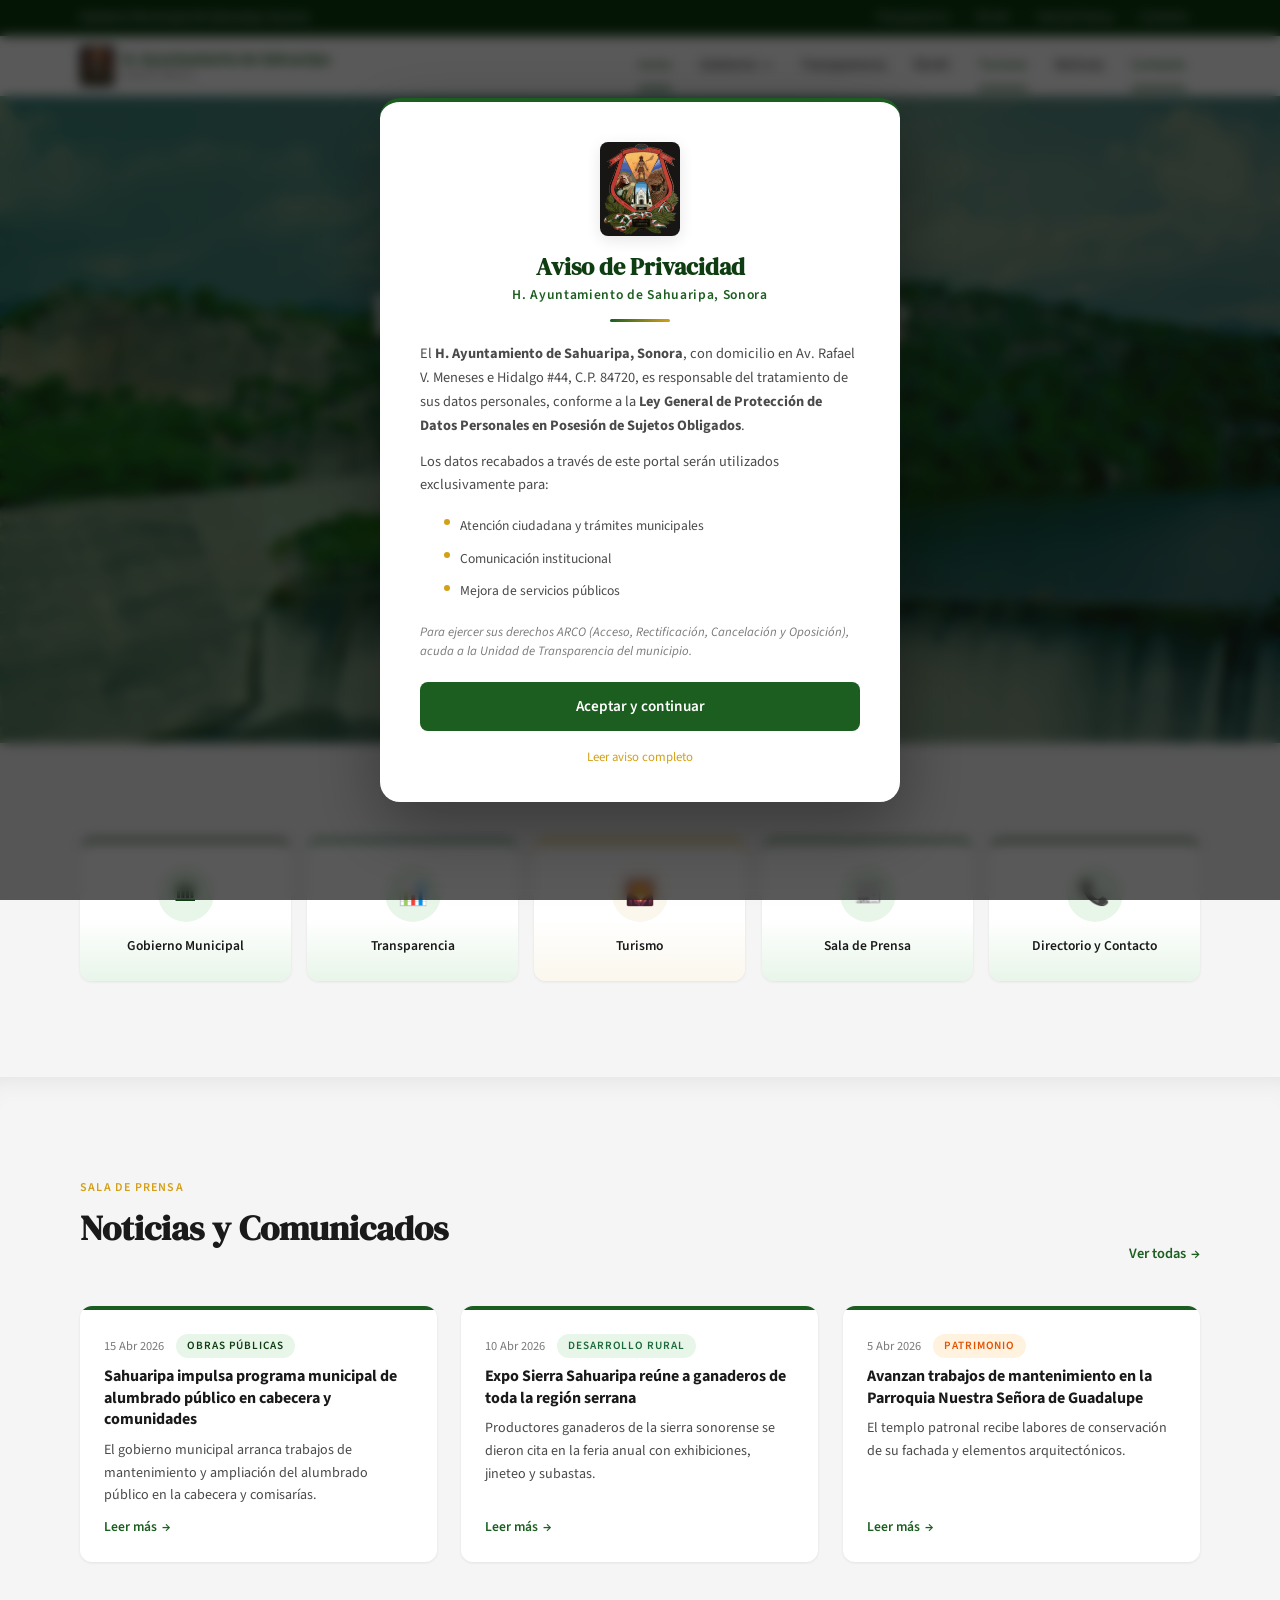
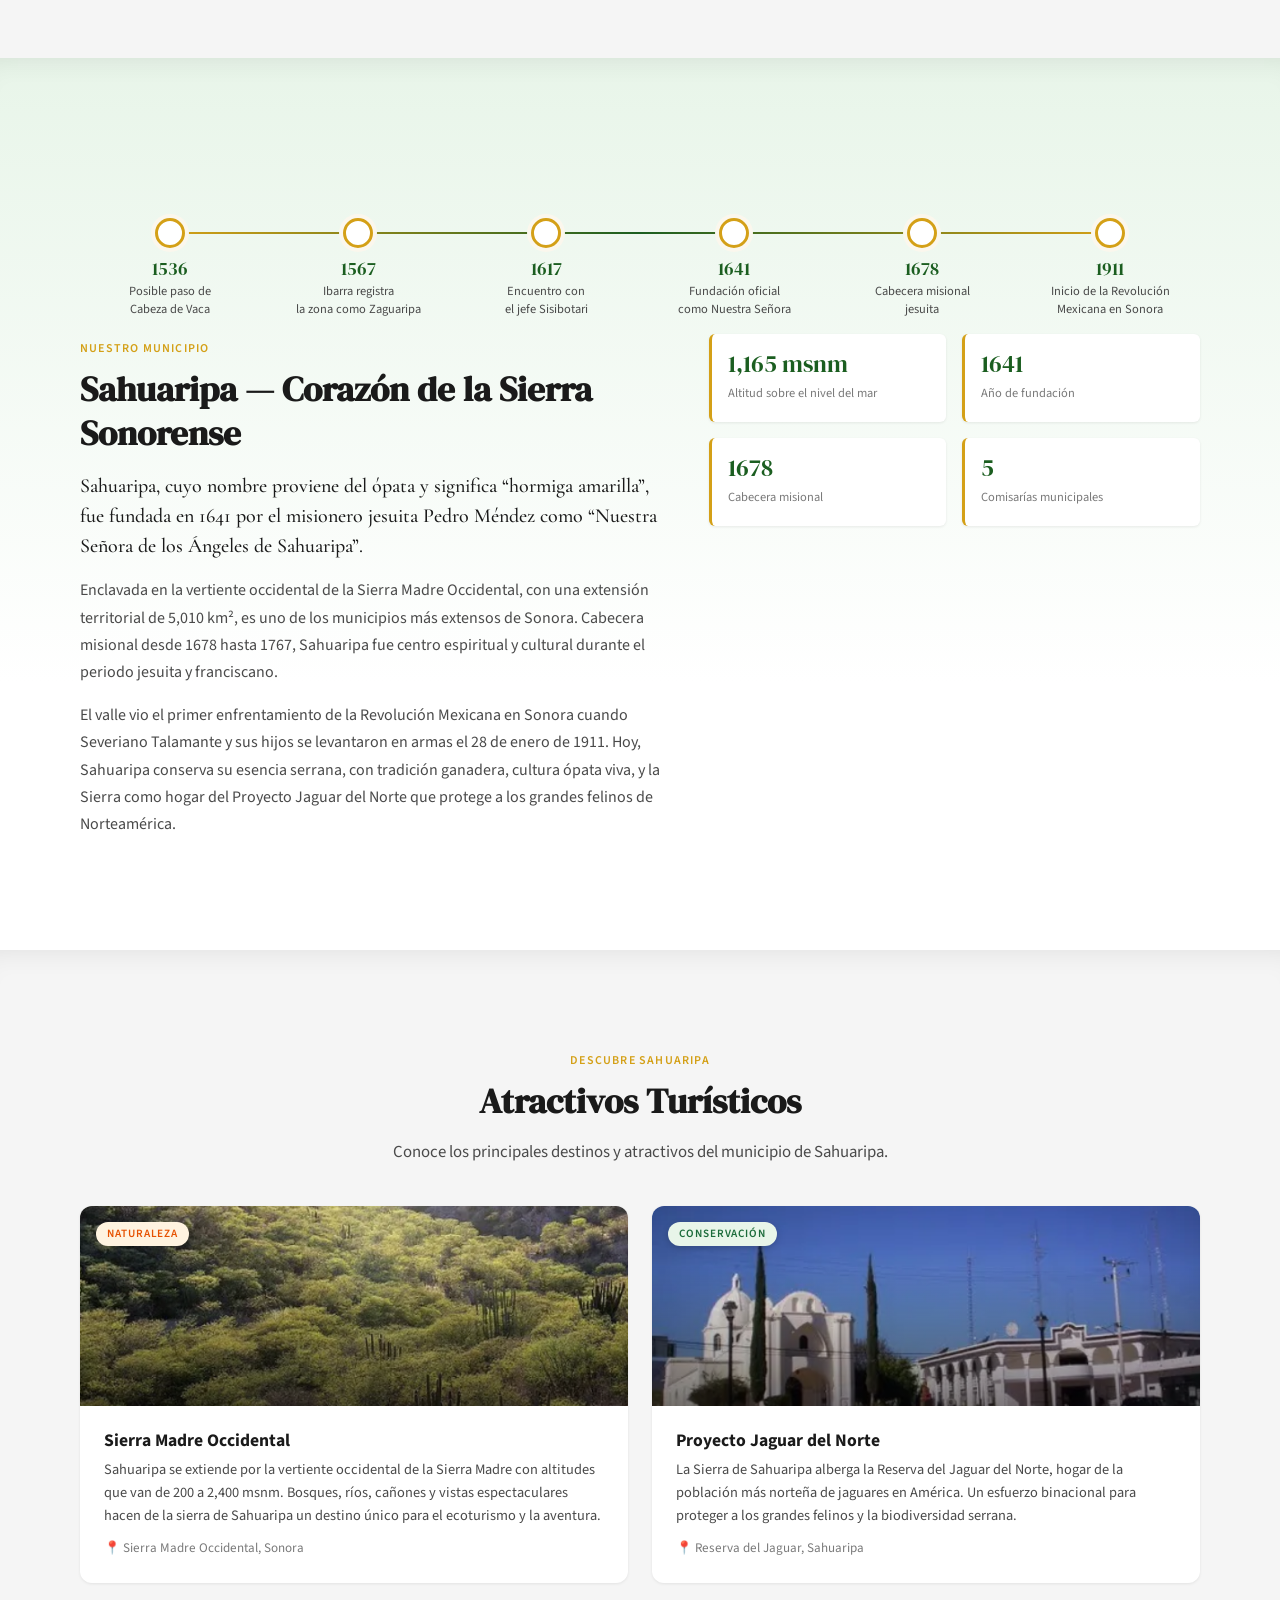
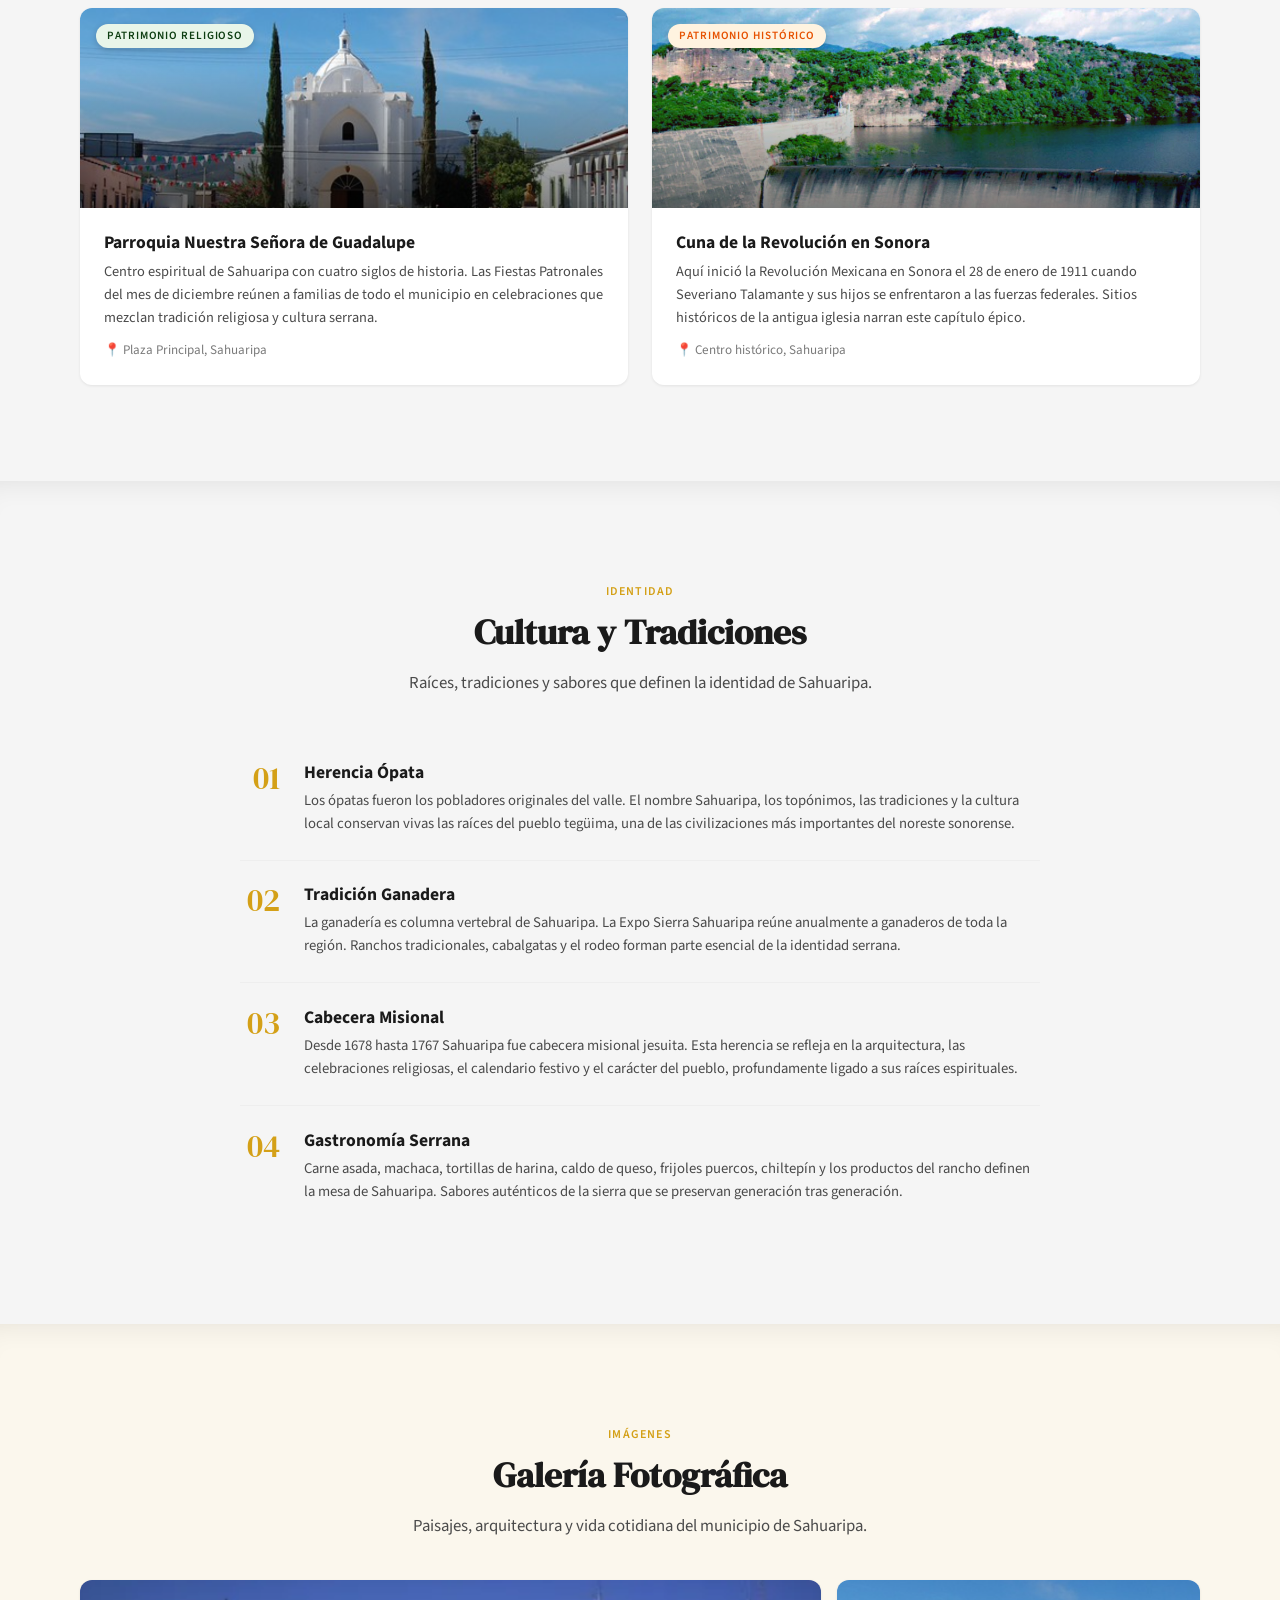
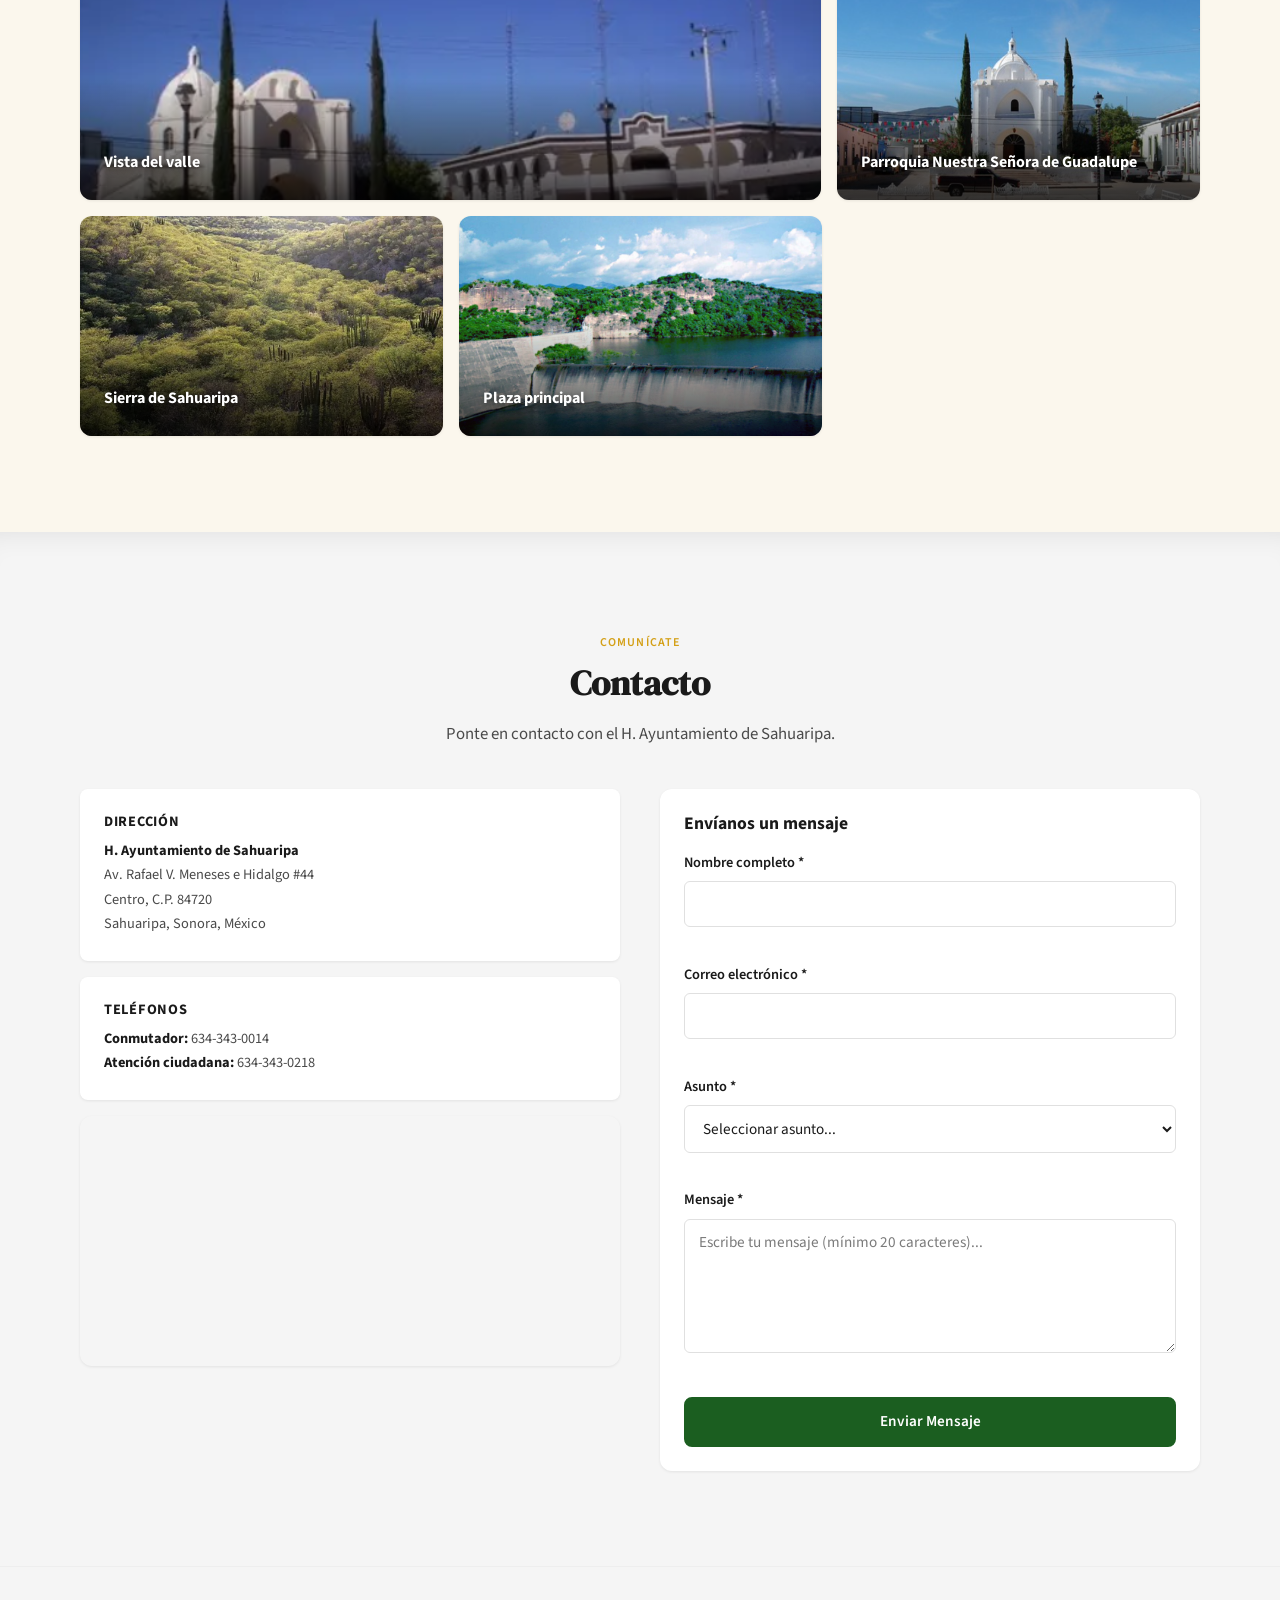
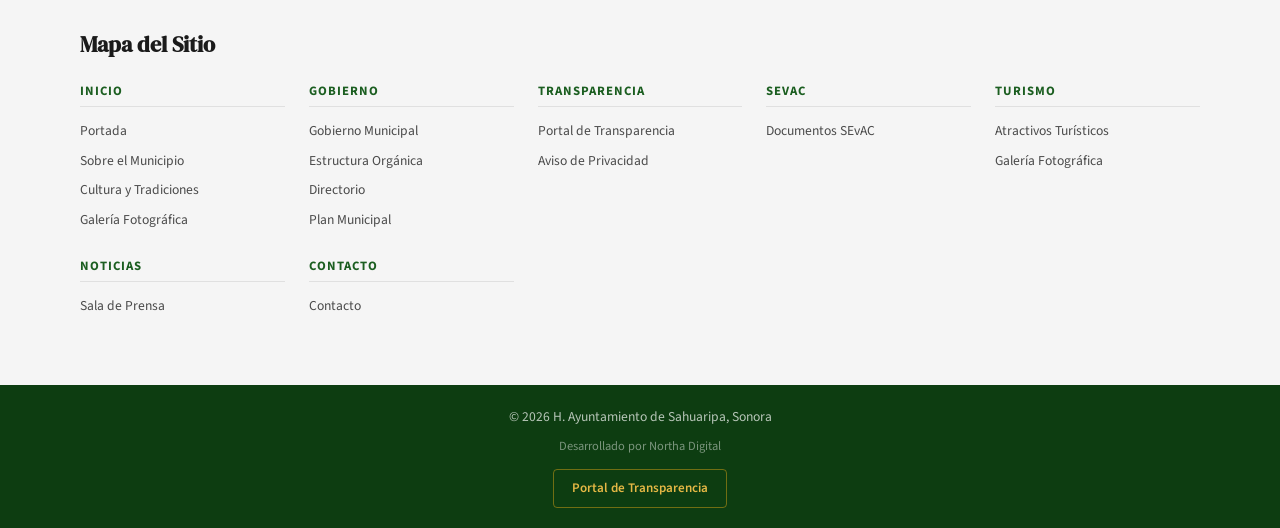
<file: index.html>
<!DOCTYPE html>
<html lang="es">
<head>
  <meta charset="UTF-8">
  <meta name="viewport" content="width=device-width, initial-scale=1.0">
  <meta name="theme-color" content="#1B5E20">
  <meta name="apple-mobile-web-app-status-bar-style" content="#1B5E20">
  <meta name="msapplication-navbutton-color" content="#1B5E20">
  <meta name="color-scheme" content="only light">
  <meta name="supported-color-schemes" content="light only">
  <style>
    :root { color-scheme: only light !important; }
    html, body { background-color: #F5F5F5 !important; }
  </style>
  <title>H. Ayuntamiento de Sahuaripa | Portal Oficial del Gobierno Municipal</title>
  <meta name="description" content="Portal oficial del H. Ayuntamiento de Sahuaripa, Sonora. Servicios digitales, transparencia, turismo y noticias del gobierno municipal.">
  <meta name="keywords" content="Sahuaripa, Sonora, gobierno municipal, ayuntamiento, sierra madre, turismo, ópata, jaguar">
  <meta property="og:title" content="H. Ayuntamiento de Sahuaripa | Portal Oficial del Gobierno Municipal">
  <meta property="og:description" content="Portal oficial del H. Ayuntamiento de Sahuaripa, Sonora. Servicios digitales, transparencia, turismo y noticias del gobierno municipal.">
  <meta property="og:type" content="website">
  <meta property="og:locale" content="es_MX">
  <link rel="icon" href="data:image/svg+xml,<svg xmlns='http://www.w3.org/2000/svg' viewBox='0 0 100 100'><text y='.9em' font-size='90'>🏛️</text></svg>">
  <link rel="preconnect" href="https://fonts.googleapis.com">
  <link rel="preconnect" href="https://fonts.gstatic.com" crossorigin>
  <link href="https://fonts.googleapis.com/css2?family=DM+Serif+Display:ital@0;1&family=Source+Sans+3:wght@300;400;500;600;700&family=Cormorant+Garamond:ital,wght@0,500;0,600;0,700;1,600&display=swap" rel="stylesheet">
  <link rel="stylesheet" href="css/globals.css">
  <link rel="stylesheet" href="css/nav-footer.css">
  <link rel="stylesheet" href="css/home.css">
  <script src="js/main.js" defer></script>
</head>
<body>

  <!-- Skip link -->
  <a href="#main-content" class="skip-link">Ir al contenido principal</a>

  <!-- === TOPBAR === -->
  <div class="topbar">
    <div class="container">
      <span class="topbar__left">Gobierno Municipal de Sahuaripa, Sonora</span>
      <nav class="topbar__right" aria-label="Enlaces rápidos">
        <a href="https://transparencia.sonora.gob.mx/informacion-publica/organismos/9/municipios/1147/sahuaripa" target="_blank" rel="noopener noreferrer" class="topbar__link">Transparencia</a>
        <span class="topbar__sep">|</span>
        <a href="sevac.html" class="topbar__link">SEvAC</a>
        <span class="topbar__sep">|</span>
        <a href="noticias.html" class="topbar__link">Sala de Prensa</a>
        <span class="topbar__sep">|</span>
        <a href="#contacto" class="topbar__link">Contacto</a>
      </nav>
    </div>
  </div>

  <!-- === NAVBAR === -->
  <nav class="navbar" role="navigation" aria-label="Navegación principal">
    <div class="container">
      <a href="index.html" class="navbar__brand">
        <img src="assets/images/escudo-sahuaripa.png" alt="Escudo de Sahuaripa" class="nav__escudo">
        <span class="navbar__brand-text">H. Ayuntamiento de Sahuaripa<small>Sonora, México</small></span>
      </a>

      <ul class="navbar__menu">
        <li><a href="index.html" class="navbar__link">Inicio</a></li>
        <li class="navbar__dropdown">
          <a href="gobierno.html" class="navbar__link navbar__dropdown-toggle">
            Gobierno
            <svg viewBox="0 0 12 12" aria-hidden="true"><path d="M2 4l4 4 4-4"/></svg>
          </a>
          <div class="navbar__dropdown-menu">
            <a href="gobierno.html#estructura" class="navbar__dropdown-item">Estructura Orgánica</a>
            <a href="gobierno.html#directorio" class="navbar__dropdown-item">Directorio</a>
            <a href="gobierno.html#plan" class="navbar__dropdown-item">Plan Municipal</a>
          </div>
        </li>
        <li><a href="transparencia.html" class="navbar__link">Transparencia</a></li>
        <li><a href="sevac.html" class="navbar__link">SEvAC</a></li>
        <li><a href="#turismo" class="navbar__link">Turismo</a></li>
        <li><a href="noticias.html" class="navbar__link">Noticias</a></li>
        <li><a href="#contacto" class="navbar__link">Contacto</a></li>
      </ul>

      <button class="navbar__hamburger" aria-label="Abrir menú de navegación" aria-expanded="false" aria-controls="mobile-menu">
        <span class="navbar__hamburger-line"></span>
        <span class="navbar__hamburger-line"></span>
        <span class="navbar__hamburger-line"></span>
      </button>
    </div>
  </nav>
  <div class="navbar-spacer"></div>

  <!-- === MENÚ MÓVIL === -->
  <div class="mobile-menu" id="mobile-menu">
    <div class="mobile-menu__overlay"></div>
    <div class="mobile-menu__panel">
      <div class="mobile-menu__header">
        <span class="mobile-menu__brand">Menú</span>
        <button class="mobile-menu__close" aria-label="Cerrar menú">&times;</button>
      </div>
      <nav class="mobile-menu__nav" aria-label="Navegación móvil">
        <a href="index.html" class="mobile-menu__link">Inicio</a>
        <button class="mobile-menu__link mobile-menu__submenu-toggle" aria-expanded="false">
          Gobierno
          <svg viewBox="0 0 12 12" aria-hidden="true"><path d="M2 4l4 4 4-4" fill="none" stroke="currentColor" stroke-width="2"/></svg>
        </button>
        <div class="mobile-menu__submenu">
          <a href="gobierno.html#estructura" class="mobile-menu__submenu-link">Estructura Orgánica</a>
          <a href="gobierno.html#directorio" class="mobile-menu__submenu-link">Directorio</a>
          <a href="gobierno.html#plan" class="mobile-menu__submenu-link">Plan Municipal</a>
        </div>
        <a href="transparencia.html" class="mobile-menu__link">Transparencia</a>
        <a href="sevac.html" class="mobile-menu__link">SEvAC</a>
        <a href="#turismo" class="mobile-menu__link">Turismo</a>
        <a href="noticias.html" class="mobile-menu__link">Noticias</a>
        <a href="#contacto" class="mobile-menu__link">Contacto</a>
      </nav>
    </div>
  </div>

  <!-- === CONTENIDO PRINCIPAL === -->
  <main id="main-content">

    <!-- === SECCIÓN B: HERO INSTITUCIONAL === -->
    <section class="hero">
      <div class="hero__content">
        <img src="assets/images/escudo-sahuaripa.png" alt="Escudo de Sahuaripa" class="hero__escudo">
        <h1 class="hero__title">H. Ayuntamiento de Sahuaripa</h1>
        <p class="hero__subtitle">Administración 2024–2027 · Sonora, México</p>
        <div class="hero__cta">
          <a href="https://transparencia.sonora.gob.mx/informacion-publica/organismos/9/municipios/1147/sahuaripa" target="_blank" rel="noopener noreferrer" class="btn btn--outline-white btn--lg">Portal de Transparencia</a>
        </div>
        <div class="hero__stats">
          <div class="hero__stat">
            <span class="hero__stat-number">1641</span>
            <span class="hero__stat-label">Año de fundación</span>
          </div>
          <div class="hero__stat">
            <span class="hero__stat-number">5,010 km&sup2;</span>
            <span class="hero__stat-label">Superficie territorial</span>
          </div>
          <div class="hero__stat">
            <span class="hero__stat-number">5,792</span>
            <span class="hero__stat-label">Habitantes</span>
          </div>
        </div>
      </div>
    </section>

    <!-- === SECCIÓN C: ACCESOS DIRECTOS A SERVICIOS === -->
    <section class="section section--gob-bg">
      <div class="container">
        <div class="servicios-grid">
          <a href="gobierno.html" class="servicio-card servicio-card--blue" data-reveal>
            <div class="servicio-card__icon" aria-hidden="true">&#x1F3DB;</div>
            <span class="servicio-card__title">Gobierno Municipal</span>
          </a>
          <a href="https://transparencia.sonora.gob.mx/informacion-publica/organismos/9/municipios/1147/sahuaripa" target="_blank" rel="noopener noreferrer" class="servicio-card servicio-card--green" data-reveal>
            <div class="servicio-card__icon" aria-hidden="true">&#x1F4CA;</div>
            <span class="servicio-card__title">Transparencia</span>
          </a>
          <a href="#turismo" class="servicio-card servicio-card--gold" data-reveal>
            <div class="servicio-card__icon" aria-hidden="true">&#x1F304;</div>
            <span class="servicio-card__title">Turismo</span>
          </a>
          <a href="noticias.html" class="servicio-card servicio-card--primary" data-reveal>
            <div class="servicio-card__icon" aria-hidden="true">&#x1F4F0;</div>
            <span class="servicio-card__title">Sala de Prensa</span>
          </a>
          <a href="#contacto" class="servicio-card servicio-card--blue" data-reveal>
            <div class="servicio-card__icon" aria-hidden="true">&#x1F4DE;</div>
            <span class="servicio-card__title">Directorio y Contacto</span>
          </a>
        </div>
      </div>
    </section>

    <!-- === SECCIÓN D: NOTICIAS Y COMUNICADOS === -->
    <section class="section">
      <div class="container">
        <div class="noticias-home__header">
          <div>
            <span class="section__tag">Sala de Prensa</span>
            <h2 class="section__title">Noticias y Comunicados</h2>
          </div>
          <a href="noticias.html" class="noticias-home__link">Ver todas <span aria-hidden="true">&rarr;</span></a>
        </div>

        <div class="noticias-home__grid">
          <!-- Noticia 1 -->
          <article class="noticia-home-card" data-reveal>
            <div class="noticia-home-card__bar"></div>
            <div class="noticia-home-card__body">
              <div class="noticia-home-card__meta">
                <span class="noticia-home-card__date">15 Abr 2026</span>
                <span class="badge badge--presencial">Obras Públicas</span>
              </div>
              <h3 class="noticia-home-card__title">Sahuaripa impulsa programa municipal de alumbrado público en cabecera y comunidades</h3>
              <p class="noticia-home-card__excerpt">
                El gobierno municipal arranca trabajos de mantenimiento y ampliación del alumbrado público en la cabecera y comisarías.
              </p>
              <a href="noticias.html" class="noticia-home-card__link">Leer más <span aria-hidden="true">&rarr;</span></a>
            </div>
          </article>

          <!-- Noticia 2 -->
          <article class="noticia-home-card" data-reveal>
            <div class="noticia-home-card__bar"></div>
            <div class="noticia-home-card__body">
              <div class="noticia-home-card__meta">
                <span class="noticia-home-card__date">10 Abr 2026</span>
                <span class="badge badge--online">Desarrollo Rural</span>
              </div>
              <h3 class="noticia-home-card__title">Expo Sierra Sahuaripa reúne a ganaderos de toda la región serrana</h3>
              <p class="noticia-home-card__excerpt">
                Productores ganaderos de la sierra sonorense se dieron cita en la feria anual con exhibiciones, jineteo y subastas.
              </p>
              <a href="noticias.html" class="noticia-home-card__link">Leer más <span aria-hidden="true">&rarr;</span></a>
            </div>
          </article>

          <!-- Noticia 3 -->
          <article class="noticia-home-card" data-reveal>
            <div class="noticia-home-card__bar"></div>
            <div class="noticia-home-card__body">
              <div class="noticia-home-card__meta">
                <span class="noticia-home-card__date">5 Abr 2026</span>
                <span class="badge badge--hybrid">Patrimonio</span>
              </div>
              <h3 class="noticia-home-card__title">Avanzan trabajos de mantenimiento en la Parroquia Nuestra Señora de Guadalupe</h3>
              <p class="noticia-home-card__excerpt">
                El templo patronal recibe labores de conservación de su fachada y elementos arquitectónicos.
              </p>
              <a href="noticias.html" class="noticia-home-card__link">Leer más <span aria-hidden="true">&rarr;</span></a>
            </div>
          </article>
        </div>
      </div>
    </section>

    <!-- === SECCIÓN E: SOBRE EL MUNICIPIO === -->
    <section class="section section--municipio-bg" id="municipio">
      <div class="container">

        <!-- Timeline de hitos históricos -->
        <div class="timeline" data-reveal>
          <div class="timeline__track">
            <div class="timeline__item">
              <span class="timeline__dot" aria-hidden="true"></span>
              <span class="timeline__year">1536</span>
              <span class="timeline__event">Posible paso de<br>Cabeza de Vaca</span>
            </div>
            <div class="timeline__item">
              <span class="timeline__dot" aria-hidden="true"></span>
              <span class="timeline__year">1567</span>
              <span class="timeline__event">Ibarra registra<br>la zona como Zaguaripa</span>
            </div>
            <div class="timeline__item">
              <span class="timeline__dot" aria-hidden="true"></span>
              <span class="timeline__year">1617</span>
              <span class="timeline__event">Encuentro con<br>el jefe Sisibotari</span>
            </div>
            <div class="timeline__item">
              <span class="timeline__dot" aria-hidden="true"></span>
              <span class="timeline__year">1641</span>
              <span class="timeline__event">Fundación oficial<br>como Nuestra Señora</span>
            </div>
            <div class="timeline__item">
              <span class="timeline__dot" aria-hidden="true"></span>
              <span class="timeline__year">1678</span>
              <span class="timeline__event">Cabecera misional<br>jesuita</span>
            </div>
            <div class="timeline__item">
              <span class="timeline__dot" aria-hidden="true"></span>
              <span class="timeline__year">1911</span>
              <span class="timeline__event">Inicio de la Revolución<br>Mexicana en Sonora</span>
            </div>
          </div>
        </div>

        <div class="municipio__grid">
          <!-- Izquierda: contenido editorial -->
          <div data-reveal="left">
            <span class="section__tag">Nuestro Municipio</span>
            <h2 class="section__title">Sahuaripa &mdash; Corazón de la Sierra Sonorense</h2>
            <p class="municipio__lead">
              Sahuaripa, cuyo nombre proviene del ópata y significa &ldquo;hormiga amarilla&rdquo;, fue fundada en 1641
              por el misionero jesuita Pedro Méndez como &ldquo;Nuestra Señora de los Ángeles de Sahuaripa&rdquo;.
            </p>
            <div class="municipio__text">
              <p>
                Enclavada en la vertiente occidental de la Sierra Madre Occidental, con una extensión territorial
                de 5,010 km&sup2;, es uno de los municipios más extensos de Sonora. Cabecera misional desde 1678 hasta 1767,
                Sahuaripa fue centro espiritual y cultural durante el periodo jesuita y franciscano.
              </p>
              <p>
                El valle vio el primer enfrentamiento de la Revolución Mexicana en Sonora cuando Severiano Talamante
                y sus hijos se levantaron en armas el 28 de enero de 1911. Hoy, Sahuaripa conserva su esencia serrana,
                con tradición ganadera, cultura ópata viva, y la Sierra como hogar del Proyecto Jaguar del Norte que
                protege a los grandes felinos de Norteamérica.
              </p>
            </div>
          </div>

          <!-- Derecha: datos -->
          <div class="municipio__datos" data-reveal="right">
            <div class="municipio__dato">
              <span class="municipio__dato-number">1,165 msnm</span>
              <span class="municipio__dato-label">Altitud sobre el nivel del mar</span>
            </div>
            <div class="municipio__dato">
              <span class="municipio__dato-number">1641</span>
              <span class="municipio__dato-label">Año de fundación</span>
            </div>
            <div class="municipio__dato">
              <span class="municipio__dato-number">1678</span>
              <span class="municipio__dato-label">Cabecera misional</span>
            </div>
            <div class="municipio__dato">
              <span class="municipio__dato-number">5</span>
              <span class="municipio__dato-label">Comisarías municipales</span>
            </div>
          </div>
        </div>
      </div>
    </section>

    <!-- === SECCIÓN F: TURISMO === -->
    <section class="section" id="turismo" style="background-color: var(--gob-bg);">
      <div class="container">
        <div class="section__header section__header--center" data-reveal="fade">
          <span class="section__tag">Descubre Sahuaripa</span>
          <h2 class="section__title">Atractivos Turísticos</h2>
          <p class="section__subtitle">Conoce los principales destinos y atractivos del municipio de Sahuaripa.</p>
        </div>

        <div class="turismo-grid">
          <!-- Sierra Madre Occidental -->
          <article class="turismo-card" data-reveal>
            <div class="turismo-card__image turismo-card__image--1">
              <span class="turismo-card__badge badge badge--hybrid">Naturaleza</span>
            </div>
            <div class="turismo-card__body">
              <h3 class="turismo-card__title">Sierra Madre Occidental</h3>
              <p class="turismo-card__desc">
                Sahuaripa se extiende por la vertiente occidental de la Sierra Madre con altitudes que van de 200 a 2,400 msnm.
                Bosques, ríos, cañones y vistas espectaculares hacen de la sierra de Sahuaripa un destino único para el ecoturismo y la aventura.
              </p>
              <span class="turismo-card__location">&#x1F4CD; Sierra Madre Occidental, Sonora</span>
            </div>
          </article>

          <!-- Proyecto Jaguar del Norte -->
          <article class="turismo-card" data-reveal>
            <div class="turismo-card__image turismo-card__image--2">
              <span class="turismo-card__badge badge badge--online">Conservación</span>
            </div>
            <div class="turismo-card__body">
              <h3 class="turismo-card__title">Proyecto Jaguar del Norte</h3>
              <p class="turismo-card__desc">
                La Sierra de Sahuaripa alberga la Reserva del Jaguar del Norte, hogar de la población más norteña de jaguares en América.
                Un esfuerzo binacional para proteger a los grandes felinos y la biodiversidad serrana.
              </p>
              <span class="turismo-card__location">&#x1F4CD; Reserva del Jaguar, Sahuaripa</span>
            </div>
          </article>

          <!-- Parroquia Nuestra Señora de Guadalupe -->
          <article class="turismo-card" data-reveal>
            <div class="turismo-card__image turismo-card__image--3">
              <span class="turismo-card__badge badge badge--presencial">Patrimonio Religioso</span>
            </div>
            <div class="turismo-card__body">
              <h3 class="turismo-card__title">Parroquia Nuestra Señora de Guadalupe</h3>
              <p class="turismo-card__desc">
                Centro espiritual de Sahuaripa con cuatro siglos de historia. Las Fiestas Patronales del mes de diciembre
                reúnen a familias de todo el municipio en celebraciones que mezclan tradición religiosa y cultura serrana.
              </p>
              <span class="turismo-card__location">&#x1F4CD; Plaza Principal, Sahuaripa</span>
            </div>
          </article>

          <!-- Cuna de la Revolución en Sonora -->
          <article class="turismo-card" data-reveal>
            <div class="turismo-card__image turismo-card__image--4">
              <span class="turismo-card__badge badge badge--hybrid">Patrimonio Histórico</span>
            </div>
            <div class="turismo-card__body">
              <h3 class="turismo-card__title">Cuna de la Revolución en Sonora</h3>
              <p class="turismo-card__desc">
                Aquí inició la Revolución Mexicana en Sonora el 28 de enero de 1911 cuando Severiano Talamante y sus hijos
                se enfrentaron a las fuerzas federales. Sitios históricos de la antigua iglesia narran este capítulo épico.
              </p>
              <span class="turismo-card__location">&#x1F4CD; Centro histórico, Sahuaripa</span>
            </div>
          </article>
        </div>
      </div>
    </section>

    <!-- === SECCIÓN G: CULTURA === -->
    <section class="section" id="cultura">
      <div class="container">
        <div class="section__header section__header--center" data-reveal="fade">
          <span class="section__tag">Identidad</span>
          <h2 class="section__title">Cultura y Tradiciones</h2>
          <p class="section__subtitle">Raíces, tradiciones y sabores que definen la identidad de Sahuaripa.</p>
        </div>

        <div class="cultura-list">
          <div class="cultura-item" data-reveal>
            <span class="cultura-item__number" aria-hidden="true">01</span>
            <div class="cultura-item__content">
              <h3 class="cultura-item__title">Herencia Ópata</h3>
              <p class="cultura-item__text">
                Los ópatas fueron los pobladores originales del valle. El nombre Sahuaripa, los topónimos, las tradiciones
                y la cultura local conservan vivas las raíces del pueblo tegüima, una de las civilizaciones más importantes
                del noreste sonorense.
              </p>
            </div>
          </div>

          <div class="cultura-item" data-reveal>
            <span class="cultura-item__number" aria-hidden="true">02</span>
            <div class="cultura-item__content">
              <h3 class="cultura-item__title">Tradición Ganadera</h3>
              <p class="cultura-item__text">
                La ganadería es columna vertebral de Sahuaripa. La Expo Sierra Sahuaripa reúne anualmente a ganaderos de toda
                la región. Ranchos tradicionales, cabalgatas y el rodeo forman parte esencial de la identidad serrana.
              </p>
            </div>
          </div>

          <div class="cultura-item" data-reveal>
            <span class="cultura-item__number" aria-hidden="true">03</span>
            <div class="cultura-item__content">
              <h3 class="cultura-item__title">Cabecera Misional</h3>
              <p class="cultura-item__text">
                Desde 1678 hasta 1767 Sahuaripa fue cabecera misional jesuita. Esta herencia se refleja en la arquitectura,
                las celebraciones religiosas, el calendario festivo y el carácter del pueblo, profundamente ligado a sus
                raíces espirituales.
              </p>
            </div>
          </div>

          <div class="cultura-item" data-reveal>
            <span class="cultura-item__number" aria-hidden="true">04</span>
            <div class="cultura-item__content">
              <h3 class="cultura-item__title">Gastronomía Serrana</h3>
              <p class="cultura-item__text">
                Carne asada, machaca, tortillas de harina, caldo de queso, frijoles puercos, chiltepín y los productos del
                rancho definen la mesa de Sahuaripa. Sabores auténticos de la sierra que se preservan generación tras generación.
              </p>
            </div>
          </div>
        </div>
      </div>
    </section>

    <!-- === SECCIÓN H: GALERÍA === -->
    <section class="section section--gold-bg" id="galeria">
      <div class="container">
        <div class="section__header section__header--center" data-reveal="fade">
          <span class="section__tag">Imágenes</span>
          <h2 class="section__title">Galería Fotográfica</h2>
          <p class="section__subtitle">Paisajes, arquitectura y vida cotidiana del municipio de Sahuaripa.</p>
        </div>

        <div class="galeria-grid">
          <button type="button" class="galeria-item galeria-item--wide galeria-item--1" data-reveal data-lightbox-src="assets/images/galeria-sahuaripa.jpg" data-lightbox-caption="Vista del valle">
            <span class="galeria-item__title">Vista del valle</span>
          </button>
          <button type="button" class="galeria-item galeria-item--2" data-reveal data-lightbox-src="assets/images/cultura-sahuaripa.jpg" data-lightbox-caption="Parroquia Nuestra Señora de Guadalupe">
            <span class="galeria-item__title">Parroquia Nuestra Señora de Guadalupe</span>
          </button>
          <button type="button" class="galeria-item galeria-item--3" data-reveal data-lightbox-src="assets/images/turismo-sahuaripa.jpg" data-lightbox-caption="Sierra de Sahuaripa">
            <span class="galeria-item__title">Sierra de Sahuaripa</span>
          </button>
          <button type="button" class="galeria-item galeria-item--4" data-reveal data-lightbox-src="assets/images/hero-sahuaripa.jpg" data-lightbox-caption="Plaza principal">
            <span class="galeria-item__title">Plaza principal</span>
          </button>
        </div>
      </div>
    </section>

    <!-- === SECCIÓN I: CONTACTO === -->
    <section class="section section--gob-bg" id="contacto">
      <div class="container">
        <div class="section__header section__header--center" data-reveal="fade">
          <span class="section__tag">Comunícate</span>
          <h2 class="section__title">Contacto</h2>
          <p class="section__subtitle">Ponte en contacto con el H. Ayuntamiento de Sahuaripa.</p>
        </div>

        <div class="contacto-grid">
          <!-- Izquierda: información y mapa -->
          <div class="contacto-info" data-reveal="left">
            <div class="contacto-card">
              <h3 class="contacto-card__title">Dirección</h3>
              <p class="contacto-card__text">
                <strong>H. Ayuntamiento de Sahuaripa</strong><br>
                Av. Rafael V. Meneses e Hidalgo #44<br>
                Centro, C.P. 84720<br>
                Sahuaripa, Sonora, México
              </p>
            </div>

            <div class="contacto-card">
              <h3 class="contacto-card__title">Teléfonos</h3>
              <p class="contacto-card__text">
                <strong>Conmutador:</strong> 634-343-0014<br>
                <strong>Atención ciudadana:</strong> 634-343-0218
              </p>
            </div>

            <div class="contacto-map">
              <iframe
                src="https://www.google.com/maps?q=29.0492,-109.2308&z=14&output=embed"
                width="100%"
                height="250"
                style="border:0;"
                allowfullscreen=""
                loading="lazy"
                referrerpolicy="no-referrer-when-downgrade"
                title="Ubicación de Sahuaripa, Sonora en Google Maps">
              </iframe>
            </div>
          </div>

          <!-- Derecha: formulario -->
          <div data-reveal="right">
            <div class="contacto-form">
              <h3 class="contacto-form__title">Envíanos un mensaje</h3>

              <form id="contact-form" action="https://api.web3forms.com/submit" method="POST" novalidate>
                <input type="hidden" name="access_key" value="9ee5082d-184c-433f-9faf-ff601b9a945b">
                <input type="hidden" name="subject" value="Nuevo mensaje del Portal de Sahuaripa">
                <input type="hidden" name="from_name" value="Portal de Sahuaripa">
                <div class="form-group">
                  <label for="contact-nombre" class="form-label">Nombre completo *</label>
                  <input type="text" id="contact-nombre" name="nombre" class="form-input" required autocomplete="name">
                  <span class="form-error" aria-live="polite"></span>
                </div>

                <div class="form-group">
                  <label for="contact-email" class="form-label">Correo electrónico *</label>
                  <input type="email" id="contact-email" name="email" class="form-input" required autocomplete="email">
                  <span class="form-error" aria-live="polite"></span>
                </div>

                <div class="form-group">
                  <label for="contact-asunto" class="form-label">Asunto *</label>
                  <select id="contact-asunto" name="asunto" class="form-select" required>
                    <option value="">Seleccionar asunto...</option>
                    <option value="informacion">Información general</option>
                    <option value="turismo">Turismo</option>
                    <option value="quejas">Quejas y sugerencias</option>
                    <option value="otro">Otro</option>
                  </select>
                  <span class="form-error" aria-live="polite"></span>
                </div>

                <div class="form-group">
                  <label for="contact-mensaje" class="form-label">Mensaje *</label>
                  <textarea id="contact-mensaje" name="mensaje" class="form-textarea" required rows="5" minlength="20"
                    placeholder="Escribe tu mensaje (mínimo 20 caracteres)..."></textarea>
                  <span class="form-error" aria-live="polite"></span>
                </div>

                <button type="submit" class="btn btn--primary" style="width: 100%;">Enviar Mensaje</button>
              </form>

              <div class="contact-feedback" id="contact-feedback" role="status" aria-live="polite" hidden></div>
            </div>

            <!-- Éxito (oculto por defecto) -->
            <div class="contact-success" id="contact-success" hidden>
              <div class="contact-success__icon" aria-hidden="true">&#x2705;</div>
              <h3 class="contact-success__title">¡Mensaje enviado!</h3>
              <p class="contact-success__text">
                Gracias por comunicarte con el H. Ayuntamiento de Sahuaripa.
                Tu mensaje ha sido recibido y será atendido a la brevedad.
              </p>
            </div>
          </div>
        </div>
      </div>
    </section>

  </main>

  <!-- === MAPA DEL SITIO === -->
  <section class="sitemap" id="mapa-sitio" aria-labelledby="sitemap-title">
    <div class="container">
      <h2 class="sitemap__title" id="sitemap-title">Mapa del Sitio</h2>
      <div class="sitemap__grid">
        <div class="sitemap__col">
          <h3 class="sitemap__col-title">Inicio</h3>
          <a href="index.html" class="sitemap__link">Portada</a>
          <a href="index.html#municipio" class="sitemap__link">Sobre el Municipio</a>
          <a href="index.html#cultura" class="sitemap__link">Cultura y Tradiciones</a>
          <a href="index.html#galeria" class="sitemap__link">Galería Fotográfica</a>
        </div>
        <div class="sitemap__col">
          <h3 class="sitemap__col-title">Gobierno</h3>
          <a href="gobierno.html" class="sitemap__link">Gobierno Municipal</a>
          <a href="gobierno.html#estructura" class="sitemap__link">Estructura Orgánica</a>
          <a href="gobierno.html#directorio" class="sitemap__link">Directorio</a>
          <a href="gobierno.html#plan" class="sitemap__link">Plan Municipal</a>
        </div>
        <div class="sitemap__col">
          <h3 class="sitemap__col-title">Transparencia</h3>
          <a href="transparencia.html" class="sitemap__link">Portal de Transparencia</a>
          <a href="transparencia.html#aviso-privacidad" class="sitemap__link">Aviso de Privacidad</a>
        </div>
        <div class="sitemap__col">
          <h3 class="sitemap__col-title">SEvAC</h3>
          <a href="sevac.html" class="sitemap__link">Documentos SEvAC</a>
        </div>
        <div class="sitemap__col">
          <h3 class="sitemap__col-title">Turismo</h3>
          <a href="index.html#turismo" class="sitemap__link">Atractivos Turísticos</a>
          <a href="index.html#galeria" class="sitemap__link">Galería Fotográfica</a>
        </div>
        <div class="sitemap__col">
          <h3 class="sitemap__col-title">Noticias</h3>
          <a href="noticias.html" class="sitemap__link">Sala de Prensa</a>
        </div>
        <div class="sitemap__col">
          <h3 class="sitemap__col-title">Contacto</h3>
          <a href="index.html#contacto" class="sitemap__link">Contacto</a>
        </div>
      </div>
    </div>
  </section>

  <!-- === FOOTER === -->
  <footer style="background:#0D3D11; text-align:center; padding:1.25rem 1rem; font-size:0.85rem; color:rgba(255,255,255,0.7);">
    <div>&copy; 2026 H. Ayuntamiento de Sahuaripa, Sonora</div>
    <div style="margin-top:0.5rem; font-size:0.78rem; color:rgba(255,255,255,0.45);">Desarrollado por Northa Digital</div>
    <div style="margin-top:0.75rem;">
      <a href="https://transparencia.sonora.gob.mx/informacion-publica/organismos/9/municipios/1147/sahuaripa" target="_blank" rel="noopener noreferrer"
         style="display:inline-block; padding:0.45rem 1.1rem; border:1px solid rgba(212,160,23,0.5); border-radius:4px; color:#E5B845; text-decoration:none; font-size:0.82rem; font-weight:600;">
        Portal de Transparencia
      </a>
    </div>
  </footer>

  <!-- === AVISO DE PRIVACIDAD === -->
  <div id="privacyOverlay" class="privacy-overlay">
    <div class="privacy-popup">
      <img src="assets/images/escudo-sahuaripa.png" alt="Escudo de Sahuaripa" class="privacy-popup__escudo">
      <h3 class="privacy-popup__title">Aviso de Privacidad</h3>
      <h4 class="privacy-popup__subtitle">H. Ayuntamiento de Sahuaripa, Sonora</h4>
      <div class="privacy-popup__divider"></div>
      <p class="privacy-popup__text">
        El <strong>H. Ayuntamiento de Sahuaripa, Sonora</strong>, con domicilio en Av. Rafael V. Meneses e Hidalgo #44,
        C.P. 84720, es responsable del tratamiento de sus datos personales, conforme a la
        <strong>Ley General de Protección de Datos Personales en Posesión de Sujetos Obligados</strong>.
      </p>
      <p class="privacy-popup__text">
        Los datos recabados a través de este portal serán utilizados exclusivamente para:
      </p>
      <ul class="privacy-popup__list">
        <li>Atención ciudadana y trámites municipales</li>
        <li>Comunicación institucional</li>
        <li>Mejora de servicios públicos</li>
      </ul>
      <p class="privacy-popup__arco">
        Para ejercer sus derechos ARCO (Acceso, Rectificación, Cancelación y Oposición),
        acuda a la Unidad de Transparencia del municipio.
      </p>
      <button id="acceptPrivacy" class="privacy-popup__btn">Aceptar y continuar</button>
      <a href="transparencia.html#aviso-privacidad" class="privacy-popup__link">Leer aviso completo</a>
    </div>
  </div>

</body>
</html>
</file>
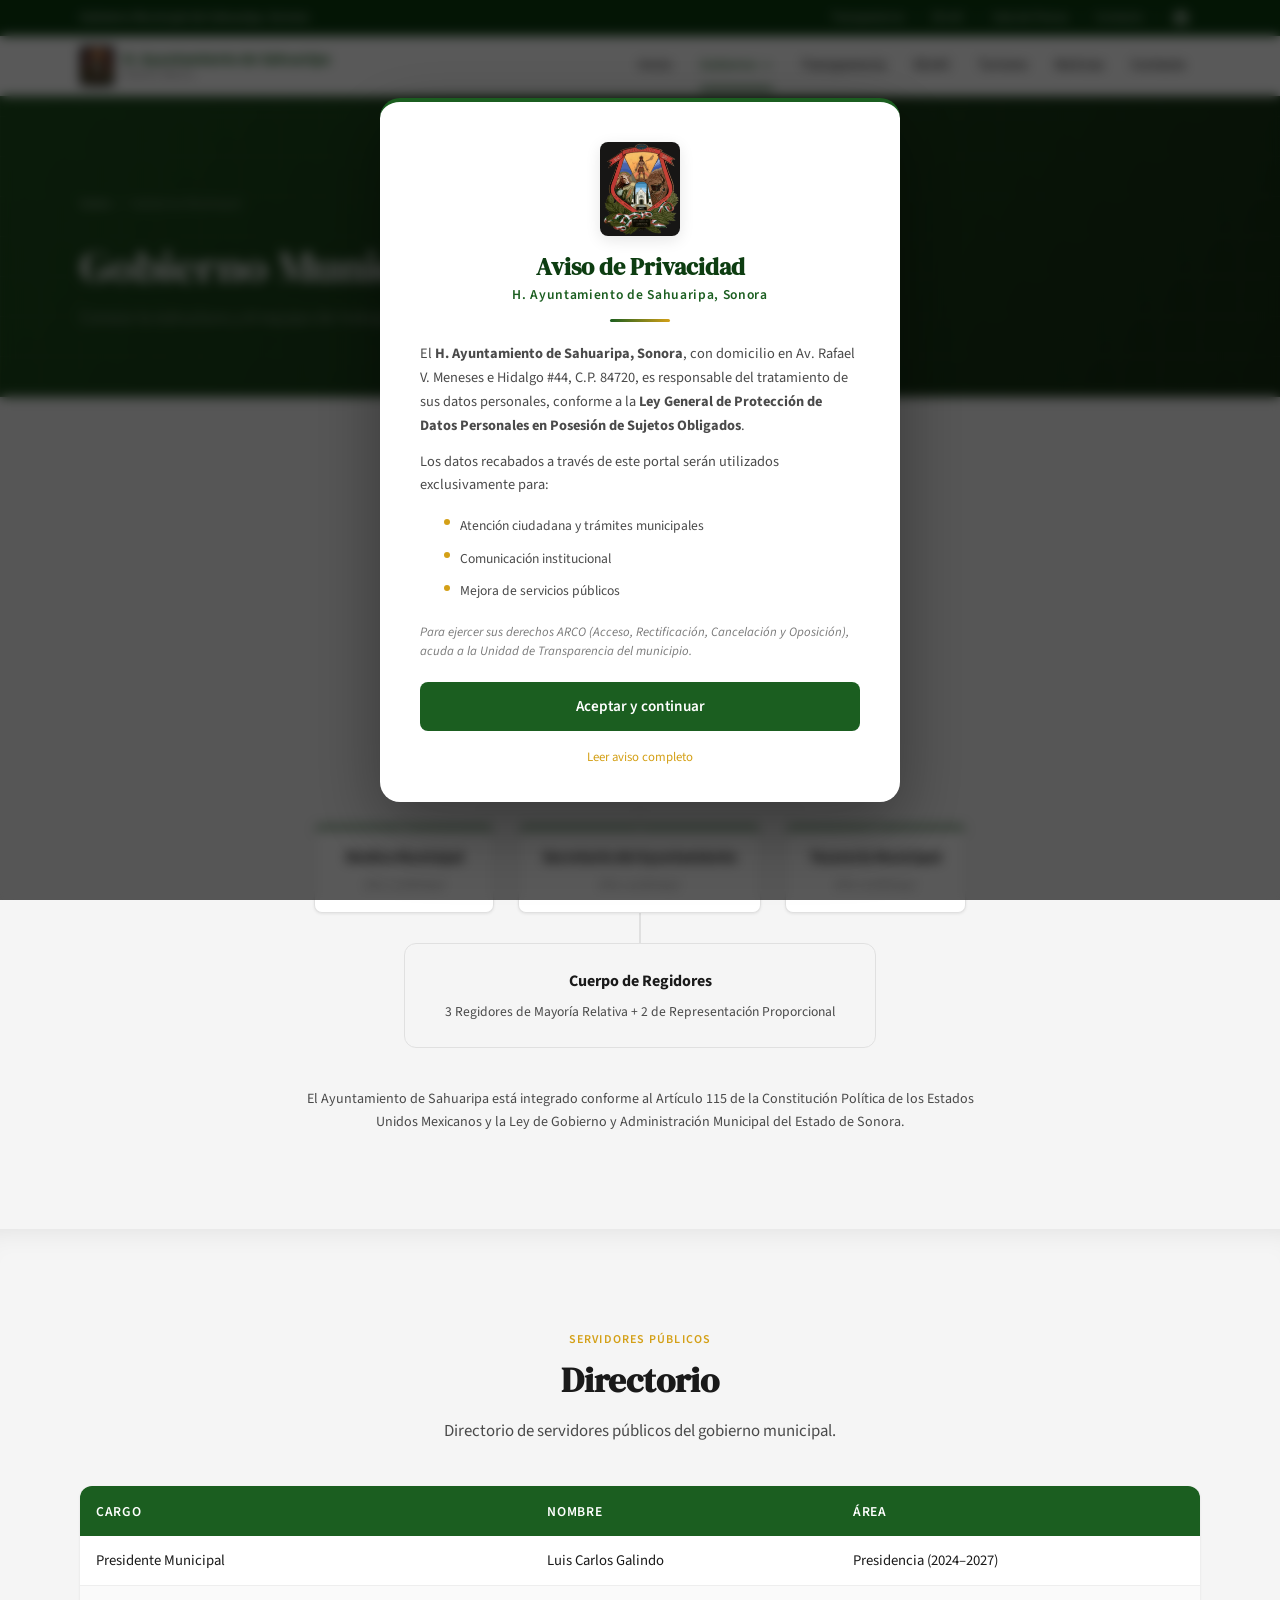
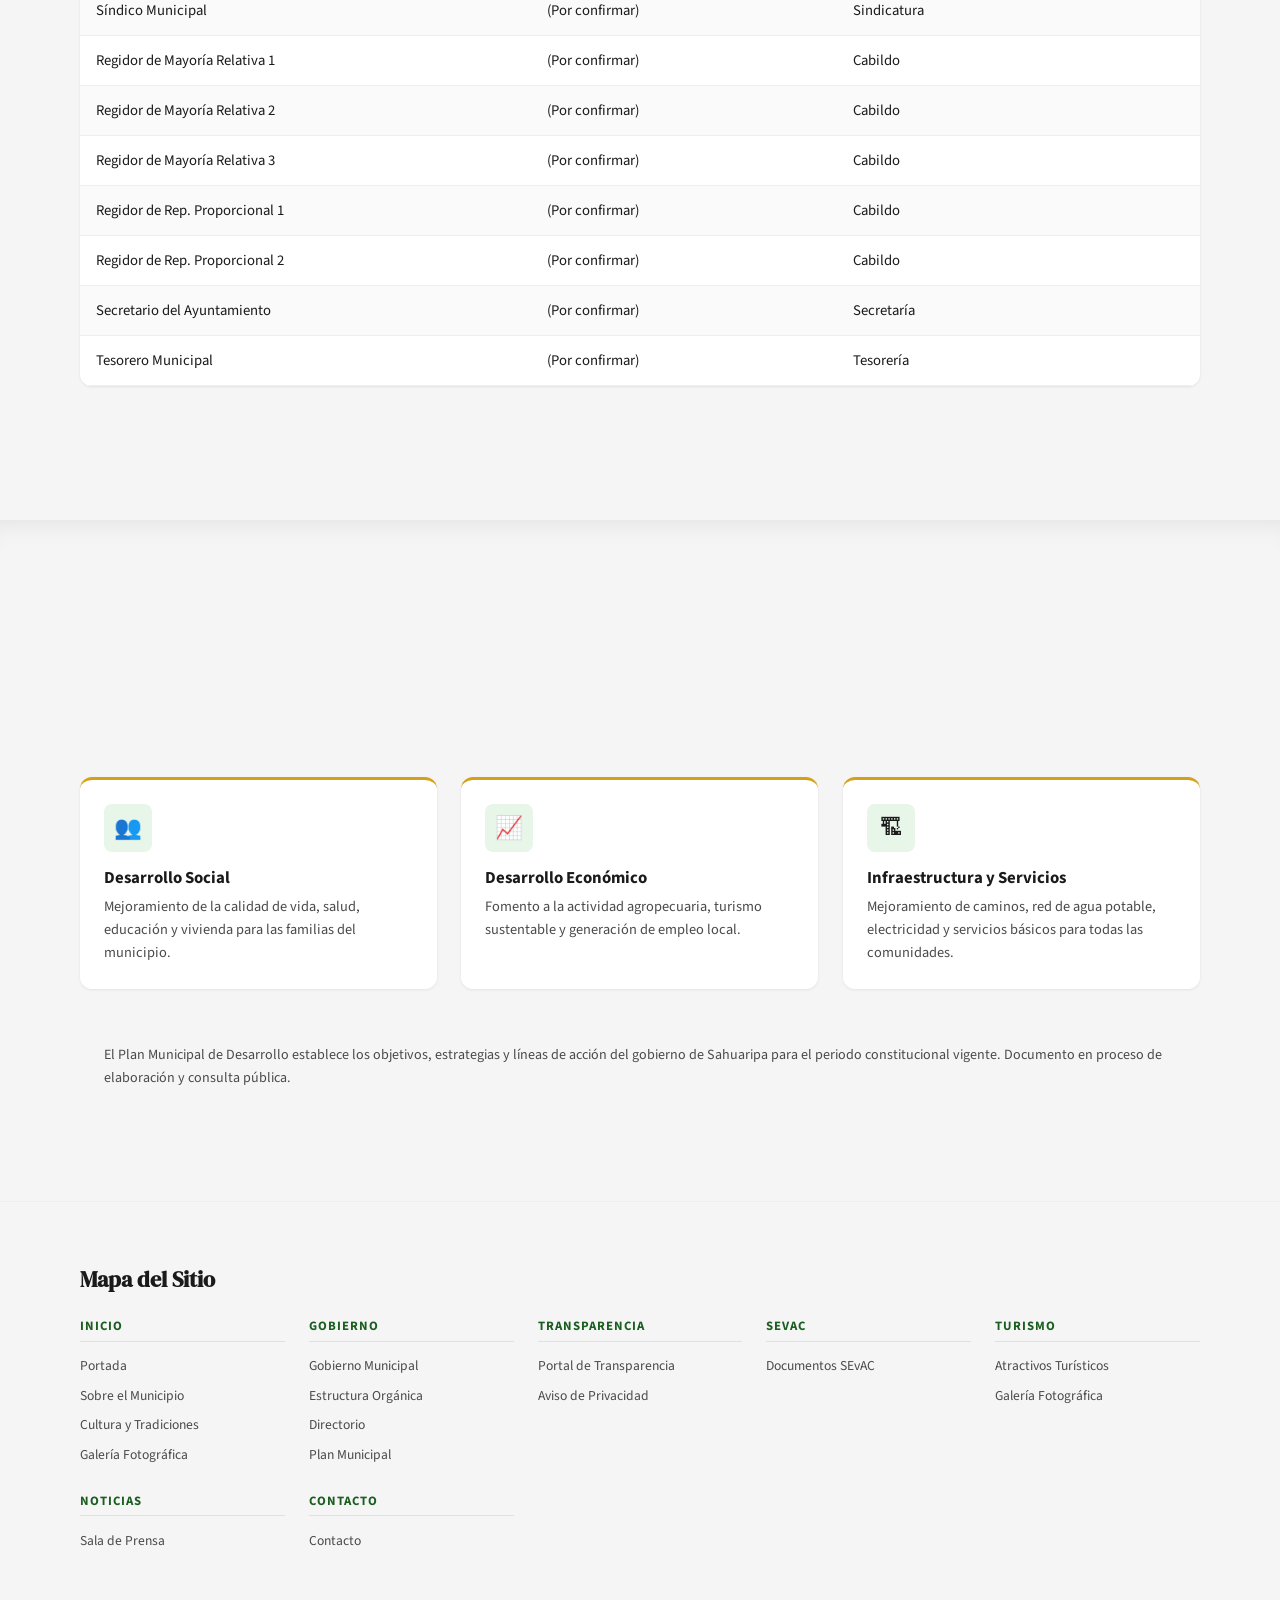
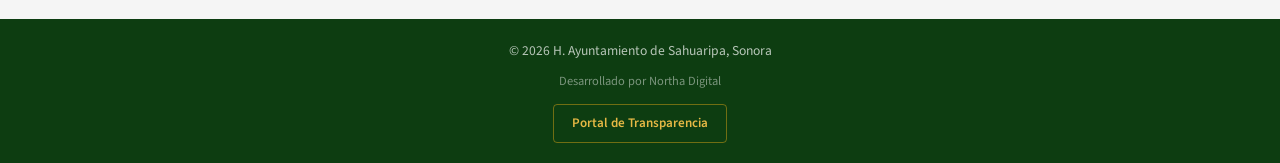
<file: gobierno.html>
<!DOCTYPE html>
<html lang="es">
<head>
  <meta charset="UTF-8">
  <meta name="viewport" content="width=device-width, initial-scale=1.0">
  <meta name="theme-color" content="#1B5E20">
  <meta name="apple-mobile-web-app-status-bar-style" content="#1B5E20">
  <meta name="msapplication-navbutton-color" content="#1B5E20">
  <meta name="color-scheme" content="only light">
  <meta name="supported-color-schemes" content="light only">
  <style>
    :root { color-scheme: only light !important; }
    html, body { background-color: #F5F5F5 !important; }
  </style>
  <title>Gobierno Municipal | H. Ayuntamiento de Sahuaripa</title>
  <meta name="description" content="Estructura orgánica, directorio de servidores públicos y plan municipal de desarrollo del gobierno de Sahuaripa, Sonora.">
  <meta name="keywords" content="gobierno municipal, organigrama, directorio, plan desarrollo, Sahuaripa, Sonora">
  <meta property="og:title" content="Gobierno Municipal | H. Ayuntamiento de Sahuaripa">
  <meta property="og:description" content="Estructura orgánica, directorio de servidores públicos y plan municipal de desarrollo del gobierno de Sahuaripa, Sonora.">
  <meta property="og:type" content="website">
  <meta property="og:locale" content="es_MX">
  <link rel="icon" href="data:image/svg+xml,<svg xmlns='http://www.w3.org/2000/svg' viewBox='0 0 100 100'><text y='.9em' font-size='90'>🏛️</text></svg>">
  <link rel="preconnect" href="https://fonts.googleapis.com">
  <link rel="preconnect" href="https://fonts.gstatic.com" crossorigin>
  <link href="https://fonts.googleapis.com/css2?family=DM+Serif+Display:ital@0;1&family=Source+Sans+3:wght@300;400;500;600;700&family=Cormorant+Garamond:ital,wght@0,500;0,600;0,700;1,600&display=swap" rel="stylesheet">
  <link rel="stylesheet" href="css/globals.css">
  <link rel="stylesheet" href="css/nav-footer.css">
  <link rel="stylesheet" href="css/gobierno.css">
  <script src="js/main.js" defer></script>
</head>
<body>

  <!-- Skip link -->
  <a href="#main-content" class="skip-link">Ir al contenido principal</a>

  <!-- === TOPBAR === -->
  <div class="topbar">
    <div class="container">
      <span class="topbar__left">Gobierno Municipal de Sahuaripa, Sonora</span>
      <nav class="topbar__right" aria-label="Enlaces rápidos">
        <a href="transparencia.html" class="topbar__link">Transparencia</a>
        <span class="topbar__sep">|</span>
        <a href="sevac.html" class="topbar__link">SEvAC</a>
        <span class="topbar__sep">|</span>
        <a href="noticias.html" class="topbar__link">Sala de Prensa</a>
        <span class="topbar__sep">|</span>
        <a href="index.html#contacto" class="topbar__link">Contacto</a>
        <span class="topbar__sep">|</span>
        <a href="https://www.facebook.com/profile.php?id=100073040122918" target="_blank" class="topbar__link topbar__facebook" aria-label="Facebook">
          <svg width="16" height="16" viewBox="0 0 24 24" fill="currentColor"><path d="M24 12.073c0-6.627-5.373-12-12-12s-12 5.373-12 12c0 5.99 4.388 10.954 10.125 11.854v-8.385H7.078v-3.47h3.047V9.43c0-3.007 1.792-4.669 4.533-4.669 1.312 0 2.686.235 2.686.235v2.953H15.83c-1.491 0-1.956.925-1.956 1.874v2.25h3.328l-.532 3.47h-2.796v8.385C19.612 23.027 24 18.062 24 12.073z"/></svg>
        </a>
      </nav>
    </div>
  </div>

  <!-- === NAVBAR === -->
  <nav class="navbar" role="navigation" aria-label="Navegación principal">
    <div class="container">
      <a href="index.html" class="navbar__brand">
        <img src="assets/images/escudo-sahuaripa.png" alt="Escudo de Sahuaripa" class="nav__escudo">
        <span class="navbar__brand-text">H. Ayuntamiento de Sahuaripa<small>Sonora, México</small></span>
      </a>

      <ul class="navbar__menu">
        <li><a href="index.html" class="navbar__link">Inicio</a></li>
        <li class="navbar__dropdown">
          <a href="gobierno.html" class="navbar__link navbar__dropdown-toggle">
            Gobierno
            <svg viewBox="0 0 12 12" aria-hidden="true"><path d="M2 4l4 4 4-4"/></svg>
          </a>
          <div class="navbar__dropdown-menu">
            <a href="gobierno.html#estructura" class="navbar__dropdown-item">Estructura Orgánica</a>
            <a href="gobierno.html#directorio" class="navbar__dropdown-item">Directorio</a>
            <a href="gobierno.html#plan" class="navbar__dropdown-item">Plan Municipal</a>
          </div>
        </li>
        <li><a href="transparencia.html" class="navbar__link">Transparencia</a></li>
        <li><a href="sevac.html" class="navbar__link">SEvAC</a></li>
        <li><a href="index.html#turismo" class="navbar__link">Turismo</a></li>
        <li><a href="noticias.html" class="navbar__link">Noticias</a></li>
        <li><a href="index.html#contacto" class="navbar__link">Contacto</a></li>
      </ul>

      <button class="navbar__hamburger" aria-label="Abrir menú de navegación" aria-expanded="false" aria-controls="mobile-menu">
        <span class="navbar__hamburger-line"></span>
        <span class="navbar__hamburger-line"></span>
        <span class="navbar__hamburger-line"></span>
      </button>
    </div>
  </nav>
  <div class="navbar-spacer"></div>

  <!-- === MENÚ MÓVIL === -->
  <div class="mobile-menu" id="mobile-menu">
    <div class="mobile-menu__overlay"></div>
    <div class="mobile-menu__panel">
      <div class="mobile-menu__header">
        <span class="mobile-menu__brand">Menú</span>
        <button class="mobile-menu__close" aria-label="Cerrar menú">&times;</button>
      </div>
      <nav class="mobile-menu__nav" aria-label="Navegación móvil">
        <a href="index.html" class="mobile-menu__link">Inicio</a>
        <button class="mobile-menu__link mobile-menu__submenu-toggle" aria-expanded="false">
          Gobierno
          <svg viewBox="0 0 12 12" aria-hidden="true"><path d="M2 4l4 4 4-4" fill="none" stroke="currentColor" stroke-width="2"/></svg>
        </button>
        <div class="mobile-menu__submenu">
          <a href="gobierno.html#estructura" class="mobile-menu__submenu-link">Estructura Orgánica</a>
          <a href="gobierno.html#directorio" class="mobile-menu__submenu-link">Directorio</a>
          <a href="gobierno.html#plan" class="mobile-menu__submenu-link">Plan Municipal</a>
        </div>
        <a href="transparencia.html" class="mobile-menu__link">Transparencia</a>
        <a href="sevac.html" class="mobile-menu__link">SEvAC</a>
        <a href="index.html#turismo" class="mobile-menu__link">Turismo</a>
        <a href="noticias.html" class="mobile-menu__link">Noticias</a>
        <a href="index.html#contacto" class="mobile-menu__link">Contacto</a>
      </nav>
    </div>
  </div>

  <!-- === CONTENIDO PRINCIPAL === -->
  <main id="main-content">

    <!-- Hero -->
    <section class="page-hero page-hero--gobierno">
      <div class="container">
        <nav class="page-hero__breadcrumb" aria-label="Ruta de navegación">
          <a href="index.html">Inicio</a>
          <span>/</span>
          <span>Gobierno Municipal</span>
        </nav>
        <h1 class="page-hero__title">Gobierno Municipal</h1>
        <p class="page-hero__subtitle">Conoce la estructura y el equipo de trabajo al servicio de Sahuaripa.</p>
      </div>
    </section>

    <!-- === ESTRUCTURA ORGÁNICA === -->
    <section class="section organigrama" id="estructura">
      <div class="container">
        <div class="section__header section__header--center" data-reveal="fade">
          <span class="section__tag">Organización</span>
          <h2 class="section__title">Estructura Orgánica</h2>
          <p class="section__subtitle">Organigrama del H. Ayuntamiento de Sahuaripa, Sonora.</p>
        </div>

        <div class="organigrama__chart" data-reveal>
          <!-- Nivel 1: Presidente -->
          <div class="organigrama__node organigrama__node--presidente">
            <div class="organigrama__node-title">Presidente Municipal</div>
            <div class="organigrama__node-name">Luis Carlos Galindo</div>
            <div class="organigrama__node-period" style="font-size:0.78rem;opacity:0.85;margin-top:0.25rem;">Administración 2024–2027</div>
          </div>

          <div class="organigrama__connector"></div>

          <!-- Nivel 2: Síndico, Secretaría, Tesorería -->
          <div class="organigrama__level organigrama__level--connected organigrama__level--3col">
            <div class="organigrama__node">
              <div class="organigrama__node-title">Síndico Municipal</div>
              <div class="organigrama__node-name">(Por confirmar)</div>
            </div>
            <div class="organigrama__node">
              <div class="organigrama__node-title">Secretaría del Ayuntamiento</div>
              <div class="organigrama__node-name">(Por confirmar)</div>
            </div>
            <div class="organigrama__node">
              <div class="organigrama__node-title">Tesorería Municipal</div>
              <div class="organigrama__node-name">(Por confirmar)</div>
            </div>
          </div>

          <div class="organigrama__connector"></div>

          <!-- Regidores -->
          <div class="organigrama__regidores">
            <div class="organigrama__regidores-title">Cuerpo de Regidores</div>
            <div class="organigrama__regidores-text">3 Regidores de Mayoría Relativa + 2 de Representación Proporcional</div>
          </div>
        </div>

        <p class="organigrama__nota" data-reveal>
          El Ayuntamiento de Sahuaripa está integrado conforme al Artículo 115 de la Constitución Política de los Estados Unidos
          Mexicanos y la Ley de Gobierno y Administración Municipal del Estado de Sonora.
        </p>
      </div>
    </section>

    <!-- === DIRECTORIO === -->
    <section class="section" id="directorio" style="background-color: var(--gob-bg);">
      <div class="container">
        <div class="section__header section__header--center" data-reveal="fade">
          <span class="section__tag">Servidores Públicos</span>
          <h2 class="section__title">Directorio</h2>
          <p class="section__subtitle">Directorio de servidores públicos del gobierno municipal.</p>
        </div>

        <div class="directorio__table-wrapper" data-reveal>
          <table class="directorio__table">
            <thead>
              <tr>
                <th scope="col">Cargo</th>
                <th scope="col">Nombre</th>
                <th scope="col">Área</th>
              </tr>
            </thead>
            <tbody>
              <tr>
                <td data-label="Cargo">Presidente Municipal</td>
                <td data-label="Nombre">Luis Carlos Galindo</td>
                <td data-label="Área">Presidencia (2024–2027)</td>
              </tr>
              <tr>
                <td data-label="Cargo">Síndico Municipal</td>
                <td data-label="Nombre">(Por confirmar)</td>
                <td data-label="Área">Sindicatura</td>
              </tr>
              <tr>
                <td data-label="Cargo">Regidor de Mayoría Relativa 1</td>
                <td data-label="Nombre">(Por confirmar)</td>
                <td data-label="Área">Cabildo</td>
              </tr>
              <tr>
                <td data-label="Cargo">Regidor de Mayoría Relativa 2</td>
                <td data-label="Nombre">(Por confirmar)</td>
                <td data-label="Área">Cabildo</td>
              </tr>
              <tr>
                <td data-label="Cargo">Regidor de Mayoría Relativa 3</td>
                <td data-label="Nombre">(Por confirmar)</td>
                <td data-label="Área">Cabildo</td>
              </tr>
              <tr>
                <td data-label="Cargo">Regidor de Rep. Proporcional 1</td>
                <td data-label="Nombre">(Por confirmar)</td>
                <td data-label="Área">Cabildo</td>
              </tr>
              <tr>
                <td data-label="Cargo">Regidor de Rep. Proporcional 2</td>
                <td data-label="Nombre">(Por confirmar)</td>
                <td data-label="Área">Cabildo</td>
              </tr>
              <tr>
                <td data-label="Cargo">Secretario del Ayuntamiento</td>
                <td data-label="Nombre">(Por confirmar)</td>
                <td data-label="Área">Secretaría</td>
              </tr>
              <tr>
                <td data-label="Cargo">Tesorero Municipal</td>
                <td data-label="Nombre">(Por confirmar)</td>
                <td data-label="Área">Tesorería</td>
              </tr>
            </tbody>
          </table>
        </div>
        <p class="directorio__nota" data-reveal>Directorio sujeto a actualización conforme al periodo de gobierno vigente.</p>
      </div>
    </section>

    <!-- === PLAN MUNICIPAL DE DESARROLLO === -->
    <section class="section" id="plan">
      <div class="container">
        <div class="section__header section__header--center" data-reveal="fade">
          <span class="section__tag">Planeación</span>
          <h2 class="section__title">Plan Municipal de Desarrollo</h2>
          <p class="section__subtitle">Ejes estratégicos para el desarrollo integral del municipio de Sahuaripa.</p>
        </div>

        <div class="plan-grid">
          <div class="plan-card" data-reveal>
            <div class="plan-card__icon" aria-hidden="true">&#x1F465;</div>
            <h3 class="plan-card__title">Desarrollo Social</h3>
            <p class="plan-card__text">
              Mejoramiento de la calidad de vida, salud, educación y vivienda para las familias del municipio.
            </p>
          </div>

          <div class="plan-card" data-reveal>
            <div class="plan-card__icon" aria-hidden="true">&#x1F4C8;</div>
            <h3 class="plan-card__title">Desarrollo Económico</h3>
            <p class="plan-card__text">
              Fomento a la actividad agropecuaria, turismo sustentable y generación de empleo local.
            </p>
          </div>

          <div class="plan-card" data-reveal>
            <div class="plan-card__icon" aria-hidden="true">&#x1F3D7;</div>
            <h3 class="plan-card__title">Infraestructura y Servicios</h3>
            <p class="plan-card__text">
              Mejoramiento de caminos, red de agua potable, electricidad y servicios básicos para todas las comunidades.
            </p>
          </div>
        </div>

        <div class="plan__nota" data-reveal>
          El Plan Municipal de Desarrollo establece los objetivos, estrategias y líneas de acción del gobierno de Sahuaripa
          para el periodo constitucional vigente. Documento en proceso de elaboración y consulta pública.
        </div>
      </div>
    </section>

  </main>

  <!-- === MAPA DEL SITIO === -->
  <section class="sitemap" id="mapa-sitio" aria-labelledby="sitemap-title">
    <div class="container">
      <h2 class="sitemap__title" id="sitemap-title">Mapa del Sitio</h2>
      <div class="sitemap__grid">
        <div class="sitemap__col">
          <h3 class="sitemap__col-title">Inicio</h3>
          <a href="index.html" class="sitemap__link">Portada</a>
          <a href="index.html#municipio" class="sitemap__link">Sobre el Municipio</a>
          <a href="index.html#cultura" class="sitemap__link">Cultura y Tradiciones</a>
          <a href="index.html#galeria" class="sitemap__link">Galería Fotográfica</a>
        </div>
        <div class="sitemap__col">
          <h3 class="sitemap__col-title">Gobierno</h3>
          <a href="gobierno.html" class="sitemap__link">Gobierno Municipal</a>
          <a href="gobierno.html#estructura" class="sitemap__link">Estructura Orgánica</a>
          <a href="gobierno.html#directorio" class="sitemap__link">Directorio</a>
          <a href="gobierno.html#plan" class="sitemap__link">Plan Municipal</a>
        </div>
<div class="sitemap__col">
          <h3 class="sitemap__col-title">Transparencia</h3>
          <a href="transparencia.html" class="sitemap__link">Portal de Transparencia</a>
          <a href="transparencia.html#aviso-privacidad" class="sitemap__link">Aviso de Privacidad</a>
        </div>
        <div class="sitemap__col">
          <h3 class="sitemap__col-title">SEvAC</h3>
          <a href="sevac.html" class="sitemap__link">Documentos SEvAC</a>
        </div>
        <div class="sitemap__col">
          <h3 class="sitemap__col-title">Turismo</h3>
          <a href="index.html#turismo" class="sitemap__link">Atractivos Turísticos</a>
          <a href="index.html#galeria" class="sitemap__link">Galería Fotográfica</a>
        </div>
        <div class="sitemap__col">
          <h3 class="sitemap__col-title">Noticias</h3>
          <a href="noticias.html" class="sitemap__link">Sala de Prensa</a>
        </div>
        <div class="sitemap__col">
          <h3 class="sitemap__col-title">Contacto</h3>
          <a href="index.html#contacto" class="sitemap__link">Contacto</a>
        </div>
      </div>
    </div>
  </section>

  <!-- === FOOTER === -->
  <footer style="background:#0D3D11; text-align:center; padding:1.25rem 1rem; font-size:0.85rem; color:rgba(255,255,255,0.7);">
    <div>&copy; 2026 H. Ayuntamiento de Sahuaripa, Sonora</div>
    <div style="margin-top:0.5rem; font-size:0.78rem; color:rgba(255,255,255,0.45);">Desarrollado por Northa Digital</div>
    <div style="margin-top:0.75rem;">
      <a href="https://transparencia.sonora.gob.mx/informacion-publica/organismos/9/municipios/1147/sahuaripa" target="_blank" rel="noopener noreferrer"
         style="display:inline-block; padding:0.45rem 1.1rem; border:1px solid rgba(212,160,23,0.5); border-radius:4px; color:#E5B845; text-decoration:none; font-size:0.82rem; font-weight:600;">
        Portal de Transparencia
      </a>
    </div>
  </footer>

  <!-- === AVISO DE PRIVACIDAD === -->
  <div id="privacyOverlay" class="privacy-overlay">
    <div class="privacy-popup">
      <img src="assets/images/escudo-sahuaripa.png" alt="Escudo de Sahuaripa" class="privacy-popup__escudo">
      <h3 class="privacy-popup__title">Aviso de Privacidad</h3>
      <h4 class="privacy-popup__subtitle">H. Ayuntamiento de Sahuaripa, Sonora</h4>
      <div class="privacy-popup__divider"></div>
      <p class="privacy-popup__text">
        El <strong>H. Ayuntamiento de Sahuaripa, Sonora</strong>, con domicilio en Av. Rafael V. Meneses e Hidalgo #44,
        C.P. 84720, es responsable del tratamiento de sus datos personales, conforme a la
        <strong>Ley General de Protección de Datos Personales en Posesión de Sujetos Obligados</strong>.
      </p>
      <p class="privacy-popup__text">
        Los datos recabados a través de este portal serán utilizados exclusivamente para:
      </p>
      <ul class="privacy-popup__list">
        <li>Atención ciudadana y trámites municipales</li>
        <li>Comunicación institucional</li>
        <li>Mejora de servicios públicos</li>
      </ul>
      <p class="privacy-popup__arco">
        Para ejercer sus derechos ARCO (Acceso, Rectificación, Cancelación y Oposición),
        acuda a la Unidad de Transparencia del municipio.
      </p>
      <button id="acceptPrivacy" class="privacy-popup__btn">Aceptar y continuar</button>
      <a href="transparencia.html#aviso-privacidad" class="privacy-popup__link">Leer aviso completo</a>
    </div>
  </div>

</body>
</html>
</file>
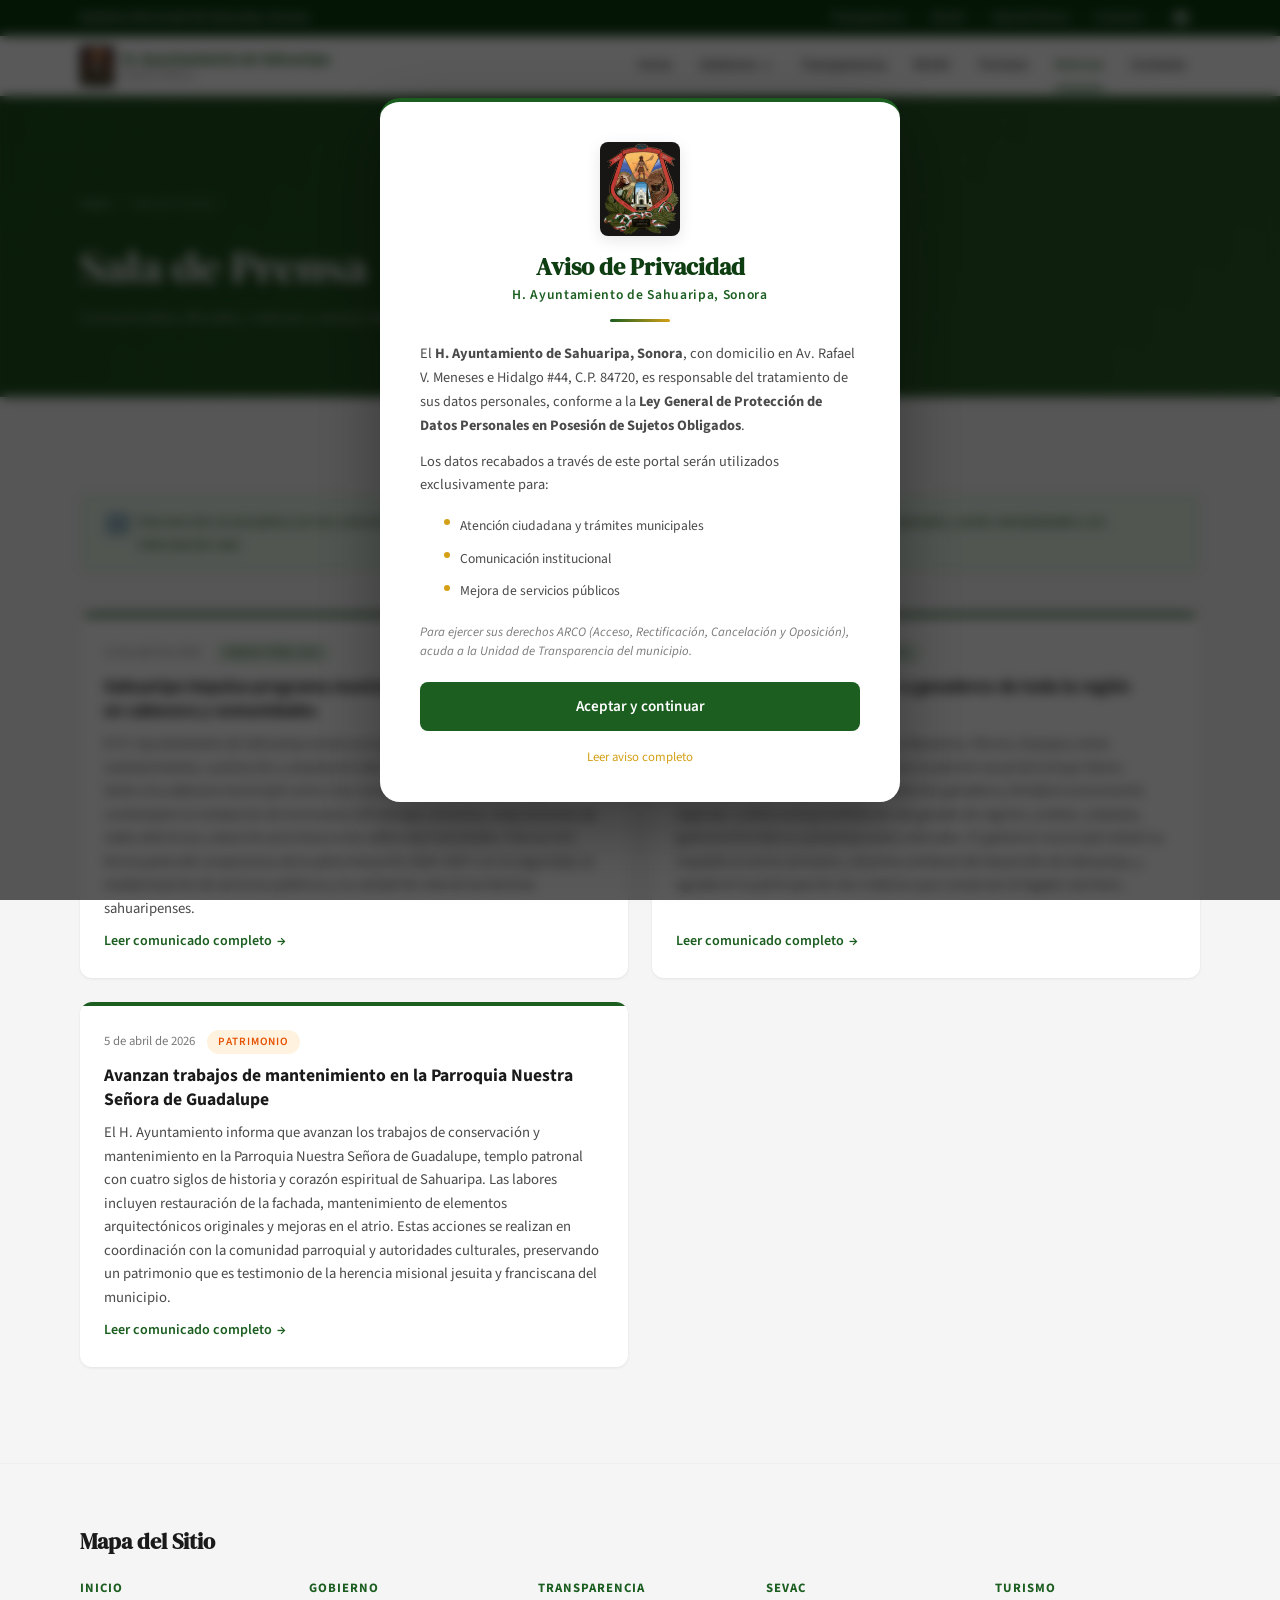
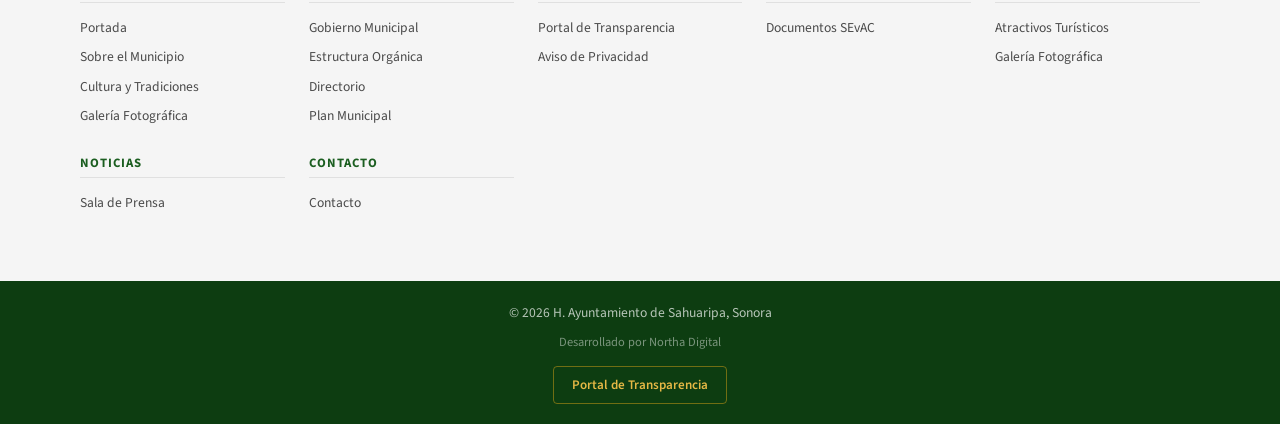
<file: noticias.html>
<!DOCTYPE html>
<html lang="es">
<head>
  <meta charset="UTF-8">
  <meta name="viewport" content="width=device-width, initial-scale=1.0">
  <meta name="theme-color" content="#1B5E20">
  <meta name="apple-mobile-web-app-status-bar-style" content="#1B5E20">
  <meta name="msapplication-navbutton-color" content="#1B5E20">
  <meta name="color-scheme" content="only light">
  <meta name="supported-color-schemes" content="light only">
  <style>
    :root { color-scheme: only light !important; }
    html, body { background-color: #F5F5F5 !important; }
  </style>
  <title>Sala de Prensa | H. Ayuntamiento de Sahuaripa</title>
  <meta name="description" content="Noticias, comunicados de prensa y avisos del gobierno municipal de Sahuaripa, Sonora.">
  <meta name="keywords" content="noticias, comunicados, sala de prensa, gobierno, Sahuaripa, Sonora">
  <meta property="og:title" content="Sala de Prensa | H. Ayuntamiento de Sahuaripa">
  <meta property="og:description" content="Noticias, comunicados de prensa y avisos del gobierno municipal de Sahuaripa, Sonora.">
  <meta property="og:type" content="website">
  <meta property="og:locale" content="es_MX">
  <link rel="icon" href="data:image/svg+xml,<svg xmlns='http://www.w3.org/2000/svg' viewBox='0 0 100 100'><text y='.9em' font-size='90'>🏛️</text></svg>">
  <link rel="preconnect" href="https://fonts.googleapis.com">
  <link rel="preconnect" href="https://fonts.gstatic.com" crossorigin>
  <link href="https://fonts.googleapis.com/css2?family=DM+Serif+Display:ital@0;1&family=Source+Sans+3:wght@300;400;500;600;700&family=Cormorant+Garamond:ital,wght@0,500;0,600;0,700;1,600&display=swap" rel="stylesheet">
  <link rel="stylesheet" href="css/globals.css">
  <link rel="stylesheet" href="css/nav-footer.css">
  <link rel="stylesheet" href="css/noticias.css">
  <script src="js/main.js" defer></script>
</head>
<body>

  <!-- Skip link -->
  <a href="#main-content" class="skip-link">Ir al contenido principal</a>

  <!-- === TOPBAR === -->
  <div class="topbar">
    <div class="container">
      <span class="topbar__left">Gobierno Municipal de Sahuaripa, Sonora</span>
      <nav class="topbar__right" aria-label="Enlaces rápidos">
        <a href="transparencia.html" class="topbar__link">Transparencia</a>
        <span class="topbar__sep">|</span>
        <a href="sevac.html" class="topbar__link">SEvAC</a>
        <span class="topbar__sep">|</span>
        <a href="noticias.html" class="topbar__link">Sala de Prensa</a>
        <span class="topbar__sep">|</span>
        <a href="index.html#contacto" class="topbar__link">Contacto</a>
        <span class="topbar__sep">|</span>
        <a href="https://www.facebook.com/profile.php?id=100073040122918" target="_blank" class="topbar__link topbar__facebook" aria-label="Facebook">
          <svg width="16" height="16" viewBox="0 0 24 24" fill="currentColor"><path d="M24 12.073c0-6.627-5.373-12-12-12s-12 5.373-12 12c0 5.99 4.388 10.954 10.125 11.854v-8.385H7.078v-3.47h3.047V9.43c0-3.007 1.792-4.669 4.533-4.669 1.312 0 2.686.235 2.686.235v2.953H15.83c-1.491 0-1.956.925-1.956 1.874v2.25h3.328l-.532 3.47h-2.796v8.385C19.612 23.027 24 18.062 24 12.073z"/></svg>
        </a>
      </nav>
    </div>
  </div>

  <!-- === NAVBAR === -->
  <nav class="navbar" role="navigation" aria-label="Navegación principal">
    <div class="container">
      <a href="index.html" class="navbar__brand">
        <img src="assets/images/escudo-sahuaripa.png" alt="Escudo de Sahuaripa" class="nav__escudo">
        <span class="navbar__brand-text">H. Ayuntamiento de Sahuaripa<small>Sonora, México</small></span>
      </a>

      <ul class="navbar__menu">
        <li><a href="index.html" class="navbar__link">Inicio</a></li>
        <li class="navbar__dropdown">
          <a href="gobierno.html" class="navbar__link navbar__dropdown-toggle">
            Gobierno
            <svg viewBox="0 0 12 12" aria-hidden="true"><path d="M2 4l4 4 4-4"/></svg>
          </a>
          <div class="navbar__dropdown-menu">
            <a href="gobierno.html#estructura" class="navbar__dropdown-item">Estructura Orgánica</a>
            <a href="gobierno.html#directorio" class="navbar__dropdown-item">Directorio</a>
            <a href="gobierno.html#plan" class="navbar__dropdown-item">Plan Municipal</a>
          </div>
        </li>
        <li><a href="transparencia.html" class="navbar__link">Transparencia</a></li>
        <li><a href="sevac.html" class="navbar__link">SEvAC</a></li>
        <li><a href="index.html#turismo" class="navbar__link">Turismo</a></li>
        <li><a href="noticias.html" class="navbar__link">Noticias</a></li>
        <li><a href="index.html#contacto" class="navbar__link">Contacto</a></li>
      </ul>

      <button class="navbar__hamburger" aria-label="Abrir menú de navegación" aria-expanded="false" aria-controls="mobile-menu">
        <span class="navbar__hamburger-line"></span>
        <span class="navbar__hamburger-line"></span>
        <span class="navbar__hamburger-line"></span>
      </button>
    </div>
  </nav>
  <div class="navbar-spacer"></div>

  <!-- === MENÚ MÓVIL === -->
  <div class="mobile-menu" id="mobile-menu">
    <div class="mobile-menu__overlay"></div>
    <div class="mobile-menu__panel">
      <div class="mobile-menu__header">
        <span class="mobile-menu__brand">Menú</span>
        <button class="mobile-menu__close" aria-label="Cerrar menú">&times;</button>
      </div>
      <nav class="mobile-menu__nav" aria-label="Navegación móvil">
        <a href="index.html" class="mobile-menu__link">Inicio</a>
        <button class="mobile-menu__link mobile-menu__submenu-toggle" aria-expanded="false">
          Gobierno
          <svg viewBox="0 0 12 12" aria-hidden="true"><path d="M2 4l4 4 4-4" fill="none" stroke="currentColor" stroke-width="2"/></svg>
        </button>
        <div class="mobile-menu__submenu">
          <a href="gobierno.html#estructura" class="mobile-menu__submenu-link">Estructura Orgánica</a>
          <a href="gobierno.html#directorio" class="mobile-menu__submenu-link">Directorio</a>
          <a href="gobierno.html#plan" class="mobile-menu__submenu-link">Plan Municipal</a>
        </div>
        <a href="transparencia.html" class="mobile-menu__link">Transparencia</a>
        <a href="sevac.html" class="mobile-menu__link">SEvAC</a>
        <a href="index.html#turismo" class="mobile-menu__link">Turismo</a>
        <a href="noticias.html" class="mobile-menu__link">Noticias</a>
        <a href="index.html#contacto" class="mobile-menu__link">Contacto</a>
      </nav>
    </div>
  </div>

  <!-- === CONTENIDO PRINCIPAL === -->
  <main id="main-content">

    <!-- Hero -->
    <section class="page-hero page-hero--noticias">
      <div class="container">
        <nav class="page-hero__breadcrumb" aria-label="Ruta de navegación">
          <a href="index.html">Inicio</a>
          <span>/</span>
          <span>Sala de Prensa</span>
        </nav>
        <h1 class="page-hero__title">Sala de Prensa</h1>
        <p class="page-hero__subtitle">Comunicados oficiales, noticias y avisos del gobierno municipal.</p>
      </div>
    </section>

    <!-- Noticias -->
    <section class="section">
      <div class="container">

        <!-- Aviso -->
        <div class="noticias-aviso" data-reveal>
          <span class="noticias-aviso__icon" aria-hidden="true">&#8505;&#65039;</span>
          <p class="noticias-aviso__text">
            Esta sección se actualiza con los comunicados oficiales del H. Ayuntamiento.
            Los contenidos mostrados actualmente son de ejemplo y serán reemplazados con información real.
          </p>
        </div>

        <!-- Grid de noticias -->
        <div class="noticias-grid">

          <!-- Noticia 1 -->
          <article class="noticia-card" data-reveal>
            <div class="noticia-card__bar"></div>
            <div class="noticia-card__body">
              <div class="noticia-card__meta">
                <span class="noticia-card__date">15 de abril de 2026</span>
                <span class="badge badge--presencial">Obras Públicas</span>
              </div>
              <h2 class="noticia-card__title">Sahuaripa impulsa programa municipal de alumbrado público en cabecera y comunidades</h2>
              <p class="noticia-card__excerpt">
                El H. Ayuntamiento de Sahuaripa arranca un programa integral de mantenimiento, sustitución y ampliación del
                alumbrado público que beneficiará tanto a la cabecera municipal como a las comisarías serranas. Los trabajos
                contemplan la instalación de luminarias LED de bajo consumo, mejoramiento de redes eléctricas y atención
                prioritaria a las calles más transitadas. Esta acción forma parte del compromiso de la administración 2024–2027
                con la seguridad, la modernización de servicios públicos y la calidad de vida de las familias sahuaripenses.
              </p>
              <a href="#" class="noticia-card__link">Leer comunicado completo <span aria-hidden="true">&rarr;</span></a>
            </div>
          </article>

          <!-- Noticia 2 -->
          <article class="noticia-card" data-reveal>
            <div class="noticia-card__bar"></div>
            <div class="noticia-card__body">
              <div class="noticia-card__meta">
                <span class="noticia-card__date">10 de abril de 2026</span>
                <span class="badge badge--online">Desarrollo Rural</span>
              </div>
              <h2 class="noticia-card__title">Expo Sierra Sahuaripa reúne a ganaderos de toda la región serrana</h2>
              <p class="noticia-card__excerpt">
                Productores ganaderos de Sahuaripa, Bacanora, Yécora, Soyopa y otras comunidades serranas se dieron cita en
                la edición anual de la Expo Sierra Sahuaripa, espacio que celebra la tradición ganadera y fortalece la economía
                regional. La feria incluyó exhibición de ganado de registro, jineteo, subastas, gastronomía típica y
                presentaciones culturales. El gobierno municipal reiteró su respaldo al sector primario, columna vertebral
                del desarrollo de Sahuaripa, y agradeció la participación de criadores que conservan el legado ranchero.
              </p>
              <a href="#" class="noticia-card__link">Leer comunicado completo <span aria-hidden="true">&rarr;</span></a>
            </div>
          </article>

          <!-- Noticia 3 -->
          <article class="noticia-card" data-reveal>
            <div class="noticia-card__bar"></div>
            <div class="noticia-card__body">
              <div class="noticia-card__meta">
                <span class="noticia-card__date">5 de abril de 2026</span>
                <span class="badge badge--hybrid">Patrimonio</span>
              </div>
              <h2 class="noticia-card__title">Avanzan trabajos de mantenimiento en la Parroquia Nuestra Señora de Guadalupe</h2>
              <p class="noticia-card__excerpt">
                El H. Ayuntamiento informa que avanzan los trabajos de conservación y mantenimiento en la Parroquia Nuestra
                Señora de Guadalupe, templo patronal con cuatro siglos de historia y corazón espiritual de Sahuaripa. Las
                labores incluyen restauración de la fachada, mantenimiento de elementos arquitectónicos originales y mejoras
                en el atrio. Estas acciones se realizan en coordinación con la comunidad parroquial y autoridades culturales,
                preservando un patrimonio que es testimonio de la herencia misional jesuita y franciscana del municipio.
              </p>
              <a href="#" class="noticia-card__link">Leer comunicado completo <span aria-hidden="true">&rarr;</span></a>
            </div>
          </article>

        </div>
      </div>
    </section>

  </main>

  <!-- === MAPA DEL SITIO === -->
  <section class="sitemap" id="mapa-sitio" aria-labelledby="sitemap-title">
    <div class="container">
      <h2 class="sitemap__title" id="sitemap-title">Mapa del Sitio</h2>
      <div class="sitemap__grid">
        <div class="sitemap__col">
          <h3 class="sitemap__col-title">Inicio</h3>
          <a href="index.html" class="sitemap__link">Portada</a>
          <a href="index.html#municipio" class="sitemap__link">Sobre el Municipio</a>
          <a href="index.html#cultura" class="sitemap__link">Cultura y Tradiciones</a>
          <a href="index.html#galeria" class="sitemap__link">Galería Fotográfica</a>
        </div>
        <div class="sitemap__col">
          <h3 class="sitemap__col-title">Gobierno</h3>
          <a href="gobierno.html" class="sitemap__link">Gobierno Municipal</a>
          <a href="gobierno.html#estructura" class="sitemap__link">Estructura Orgánica</a>
          <a href="gobierno.html#directorio" class="sitemap__link">Directorio</a>
          <a href="gobierno.html#plan" class="sitemap__link">Plan Municipal</a>
        </div>
<div class="sitemap__col">
          <h3 class="sitemap__col-title">Transparencia</h3>
          <a href="transparencia.html" class="sitemap__link">Portal de Transparencia</a>
          <a href="transparencia.html#aviso-privacidad" class="sitemap__link">Aviso de Privacidad</a>
        </div>
        <div class="sitemap__col">
          <h3 class="sitemap__col-title">SEvAC</h3>
          <a href="sevac.html" class="sitemap__link">Documentos SEvAC</a>
        </div>
        <div class="sitemap__col">
          <h3 class="sitemap__col-title">Turismo</h3>
          <a href="index.html#turismo" class="sitemap__link">Atractivos Turísticos</a>
          <a href="index.html#galeria" class="sitemap__link">Galería Fotográfica</a>
        </div>
        <div class="sitemap__col">
          <h3 class="sitemap__col-title">Noticias</h3>
          <a href="noticias.html" class="sitemap__link">Sala de Prensa</a>
        </div>
        <div class="sitemap__col">
          <h3 class="sitemap__col-title">Contacto</h3>
          <a href="index.html#contacto" class="sitemap__link">Contacto</a>
        </div>
      </div>
    </div>
  </section>

  <!-- === FOOTER === -->
  <footer style="background:#0D3D11; text-align:center; padding:1.25rem 1rem; font-size:0.85rem; color:rgba(255,255,255,0.7);">
    <div>&copy; 2026 H. Ayuntamiento de Sahuaripa, Sonora</div>
    <div style="margin-top:0.5rem; font-size:0.78rem; color:rgba(255,255,255,0.45);">Desarrollado por Northa Digital</div>
    <div style="margin-top:0.75rem;">
      <a href="https://transparencia.sonora.gob.mx/informacion-publica/organismos/9/municipios/1147/sahuaripa" target="_blank" rel="noopener noreferrer"
         style="display:inline-block; padding:0.45rem 1.1rem; border:1px solid rgba(212,160,23,0.5); border-radius:4px; color:#E5B845; text-decoration:none; font-size:0.82rem; font-weight:600;">
        Portal de Transparencia
      </a>
    </div>
  </footer>

  <!-- === AVISO DE PRIVACIDAD === -->
  <div id="privacyOverlay" class="privacy-overlay">
    <div class="privacy-popup">
      <img src="assets/images/escudo-sahuaripa.png" alt="Escudo de Sahuaripa" class="privacy-popup__escudo">
      <h3 class="privacy-popup__title">Aviso de Privacidad</h3>
      <h4 class="privacy-popup__subtitle">H. Ayuntamiento de Sahuaripa, Sonora</h4>
      <div class="privacy-popup__divider"></div>
      <p class="privacy-popup__text">
        El <strong>H. Ayuntamiento de Sahuaripa, Sonora</strong>, con domicilio en Av. Rafael V. Meneses e Hidalgo #44,
        C.P. 84720, es responsable del tratamiento de sus datos personales, conforme a la
        <strong>Ley General de Protección de Datos Personales en Posesión de Sujetos Obligados</strong>.
      </p>
      <p class="privacy-popup__text">
        Los datos recabados a través de este portal serán utilizados exclusivamente para:
      </p>
      <ul class="privacy-popup__list">
        <li>Atención ciudadana y trámites municipales</li>
        <li>Comunicación institucional</li>
        <li>Mejora de servicios públicos</li>
      </ul>
      <p class="privacy-popup__arco">
        Para ejercer sus derechos ARCO (Acceso, Rectificación, Cancelación y Oposición),
        acuda a la Unidad de Transparencia del municipio.
      </p>
      <button id="acceptPrivacy" class="privacy-popup__btn">Aceptar y continuar</button>
      <a href="transparencia.html#aviso-privacidad" class="privacy-popup__link">Leer aviso completo</a>
    </div>
  </div>

</body>
</html>
</file>
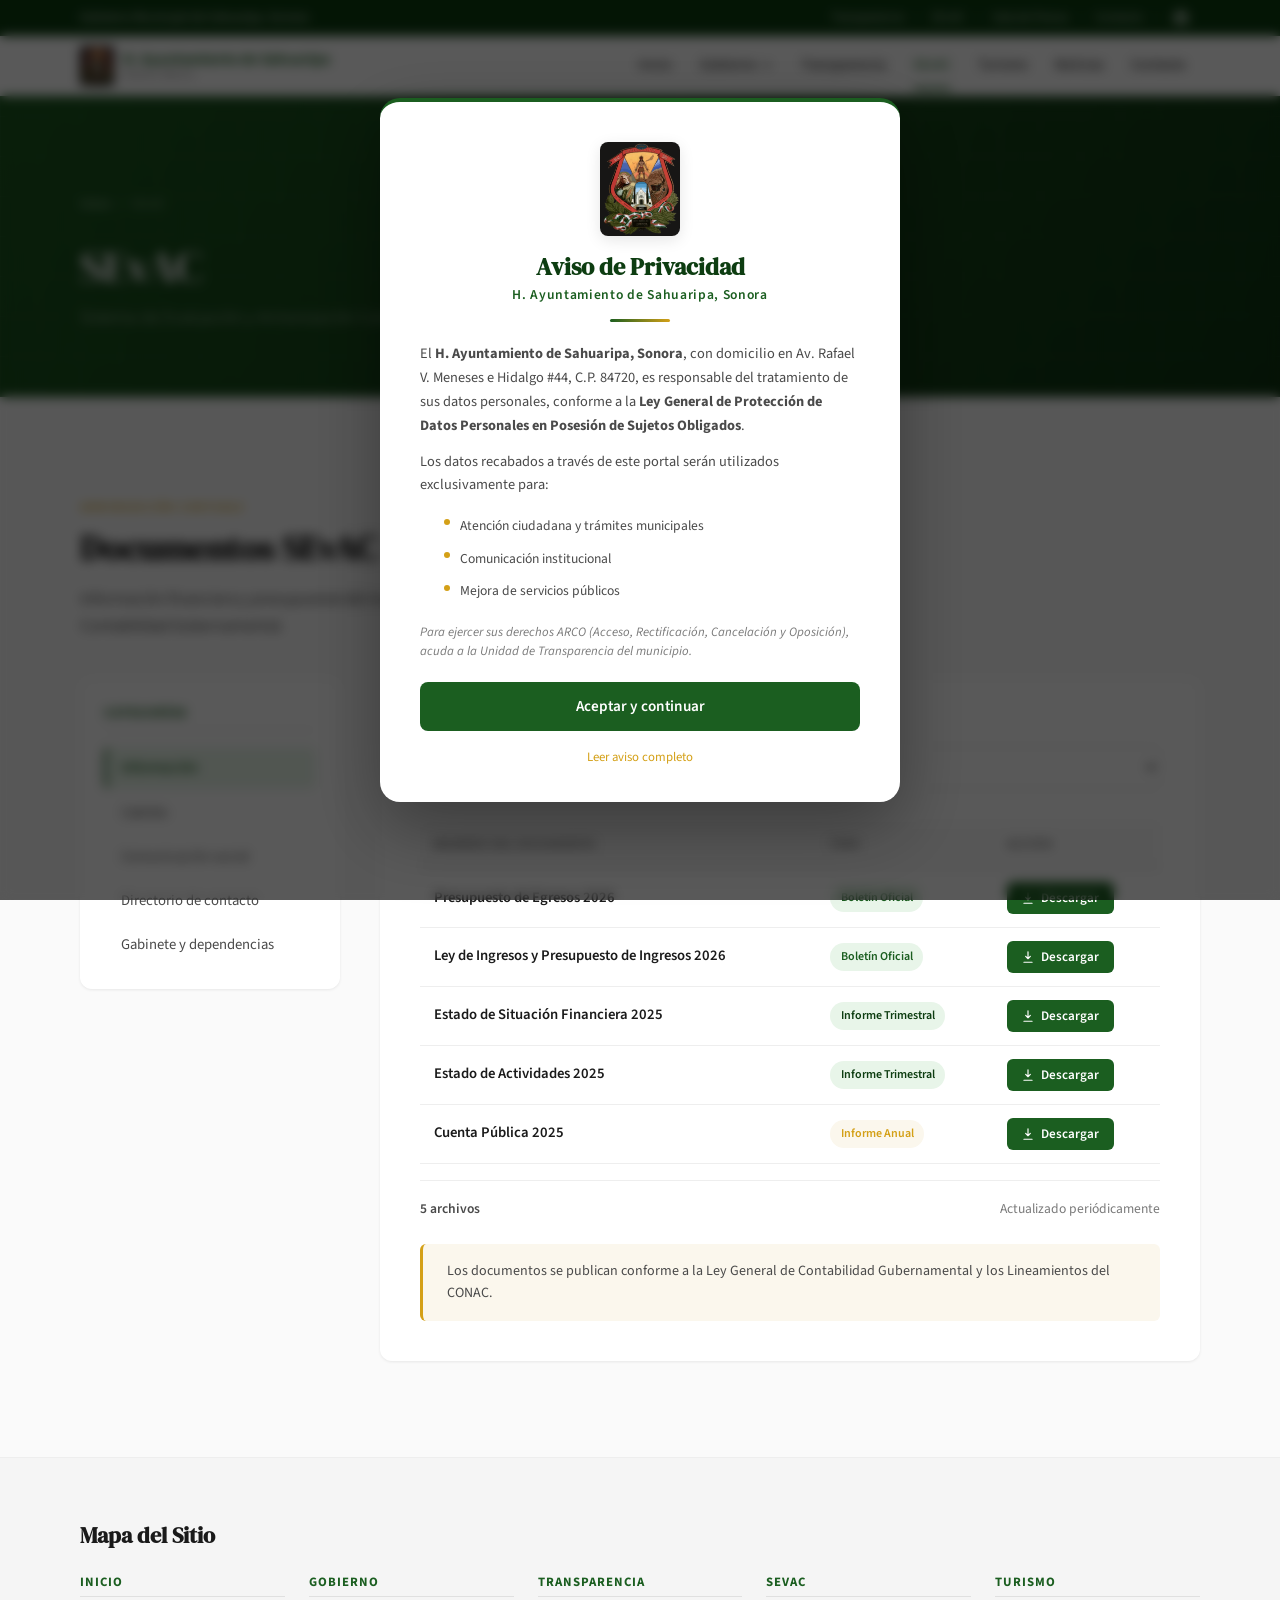
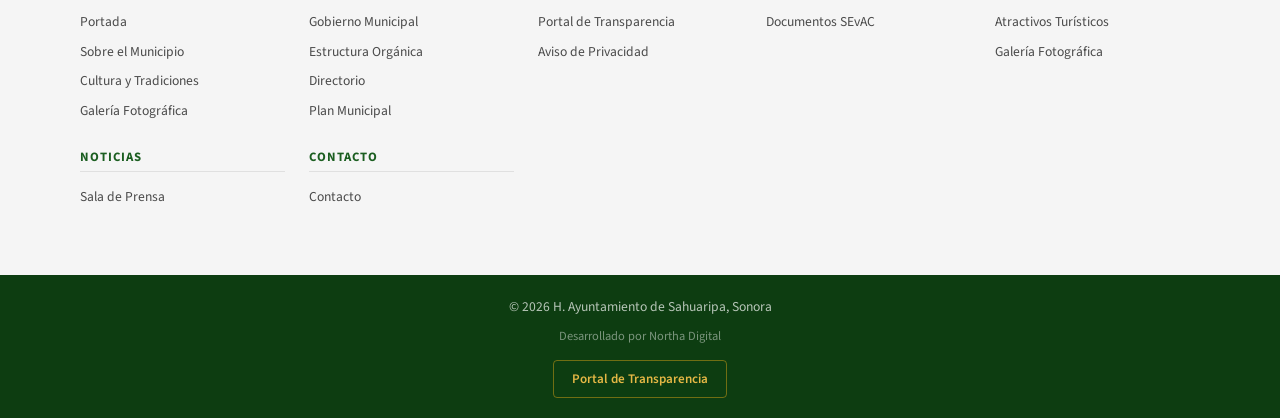
<file: sevac.html>
<!DOCTYPE html>
<html lang="es">
<head>
  <meta charset="UTF-8">
  <meta name="viewport" content="width=device-width, initial-scale=1.0">
  <meta name="theme-color" content="#1B5E20">
  <meta name="apple-mobile-web-app-status-bar-style" content="#1B5E20">
  <meta name="msapplication-navbutton-color" content="#1B5E20">
  <meta name="color-scheme" content="only light">
  <meta name="supported-color-schemes" content="light only">
  <style>
    :root { color-scheme: only light !important; }
    html, body { background-color: #F5F5F5 !important; }
  </style>
  <title>SEvAC | H. Ayuntamiento de Sahuaripa</title>
  <meta name="description" content="Sistema de Evaluación y Armonización Contable del municipio de Sahuaripa, Sonora. Documentos de armonización contable y boletines oficiales.">
  <meta name="keywords" content="SEvAC, armonización contable, CONAC, contabilidad gubernamental, Sahuaripa, Sonora">
  <meta property="og:title" content="SEvAC | H. Ayuntamiento de Sahuaripa">
  <meta property="og:description" content="Sistema de Evaluación y Armonización Contable del municipio de Sahuaripa, Sonora.">
  <meta property="og:type" content="website">
  <meta property="og:locale" content="es_MX">
  <link rel="icon" href="data:image/svg+xml,<svg xmlns='http://www.w3.org/2000/svg' viewBox='0 0 100 100'><text y='.9em' font-size='90'>🏛️</text></svg>">
  <link rel="preconnect" href="https://fonts.googleapis.com">
  <link rel="preconnect" href="https://fonts.gstatic.com" crossorigin>
  <link href="https://fonts.googleapis.com/css2?family=DM+Serif+Display:ital@0;1&family=Source+Sans+3:wght@300;400;500;600;700&family=Cormorant+Garamond:ital,wght@0,500;0,600;0,700;1,600&display=swap" rel="stylesheet">
  <link rel="stylesheet" href="css/globals.css">
  <link rel="stylesheet" href="css/nav-footer.css">
  <link rel="stylesheet" href="css/sevac.css">
  <script src="js/main.js" defer></script>
  <script src="js/sevac.js" defer></script>
</head>
<body>

  <!-- Skip link -->
  <a href="#main-content" class="skip-link">Ir al contenido principal</a>

  <!-- === TOPBAR === -->
  <div class="topbar">
    <div class="container">
      <span class="topbar__left">Gobierno Municipal de Sahuaripa, Sonora</span>
      <nav class="topbar__right" aria-label="Enlaces rápidos">
        <a href="transparencia.html" class="topbar__link">Transparencia</a>
        <span class="topbar__sep">|</span>
        <a href="sevac.html" class="topbar__link">SEvAC</a>
        <span class="topbar__sep">|</span>
        <a href="noticias.html" class="topbar__link">Sala de Prensa</a>
        <span class="topbar__sep">|</span>
        <a href="index.html#contacto" class="topbar__link">Contacto</a>
        <span class="topbar__sep">|</span>
        <a href="https://www.facebook.com/profile.php?id=100073040122918" target="_blank" class="topbar__link topbar__facebook" aria-label="Facebook">
          <svg width="16" height="16" viewBox="0 0 24 24" fill="currentColor"><path d="M24 12.073c0-6.627-5.373-12-12-12s-12 5.373-12 12c0 5.99 4.388 10.954 10.125 11.854v-8.385H7.078v-3.47h3.047V9.43c0-3.007 1.792-4.669 4.533-4.669 1.312 0 2.686.235 2.686.235v2.953H15.83c-1.491 0-1.956.925-1.956 1.874v2.25h3.328l-.532 3.47h-2.796v8.385C19.612 23.027 24 18.062 24 12.073z"/></svg>
        </a>
      </nav>
    </div>
  </div>

  <!-- === NAVBAR === -->
  <nav class="navbar" role="navigation" aria-label="Navegación principal">
    <div class="container">
      <a href="index.html" class="navbar__brand">
        <img src="assets/images/escudo-sahuaripa.png" alt="Escudo de Sahuaripa" class="nav__escudo">
        <span class="navbar__brand-text">H. Ayuntamiento de Sahuaripa<small>Sonora, México</small></span>
      </a>

      <ul class="navbar__menu">
        <li><a href="index.html" class="navbar__link">Inicio</a></li>
        <li class="navbar__dropdown">
          <a href="gobierno.html" class="navbar__link navbar__dropdown-toggle">
            Gobierno
            <svg viewBox="0 0 12 12" aria-hidden="true"><path d="M2 4l4 4 4-4"/></svg>
          </a>
          <div class="navbar__dropdown-menu">
            <a href="gobierno.html#estructura" class="navbar__dropdown-item">Estructura Orgánica</a>
            <a href="gobierno.html#directorio" class="navbar__dropdown-item">Directorio</a>
            <a href="gobierno.html#plan" class="navbar__dropdown-item">Plan Municipal</a>
          </div>
        </li>
        <li><a href="transparencia.html" class="navbar__link">Transparencia</a></li>
        <li><a href="sevac.html" class="navbar__link">SEvAC</a></li>
        <li><a href="index.html#turismo" class="navbar__link">Turismo</a></li>
        <li><a href="noticias.html" class="navbar__link">Noticias</a></li>
        <li><a href="index.html#contacto" class="navbar__link">Contacto</a></li>
      </ul>

      <button class="navbar__hamburger" aria-label="Abrir menú de navegación" aria-expanded="false" aria-controls="mobile-menu">
        <span class="navbar__hamburger-line"></span>
        <span class="navbar__hamburger-line"></span>
        <span class="navbar__hamburger-line"></span>
      </button>
    </div>
  </nav>
  <div class="navbar-spacer"></div>

  <!-- === MENÚ MÓVIL === -->
  <div class="mobile-menu" id="mobile-menu">
    <div class="mobile-menu__overlay"></div>
    <div class="mobile-menu__panel">
      <div class="mobile-menu__header">
        <span class="mobile-menu__brand">Menú</span>
        <button class="mobile-menu__close" aria-label="Cerrar menú">&times;</button>
      </div>
      <nav class="mobile-menu__nav" aria-label="Navegación móvil">
        <a href="index.html" class="mobile-menu__link">Inicio</a>
        <button class="mobile-menu__link mobile-menu__submenu-toggle" aria-expanded="false">
          Gobierno
          <svg viewBox="0 0 12 12" aria-hidden="true"><path d="M2 4l4 4 4-4" fill="none" stroke="currentColor" stroke-width="2"/></svg>
        </button>
        <div class="mobile-menu__submenu">
          <a href="gobierno.html#estructura" class="mobile-menu__submenu-link">Estructura Orgánica</a>
          <a href="gobierno.html#directorio" class="mobile-menu__submenu-link">Directorio</a>
          <a href="gobierno.html#plan" class="mobile-menu__submenu-link">Plan Municipal</a>
        </div>
        <a href="transparencia.html" class="mobile-menu__link">Transparencia</a>
        <a href="sevac.html" class="mobile-menu__link">SEvAC</a>
        <a href="index.html#turismo" class="mobile-menu__link">Turismo</a>
        <a href="noticias.html" class="mobile-menu__link">Noticias</a>
        <a href="index.html#contacto" class="mobile-menu__link">Contacto</a>
      </nav>
    </div>
  </div>

  <!-- === CONTENIDO PRINCIPAL === -->
  <main id="main-content">

    <!-- Hero -->
    <section class="page-hero page-hero--sevac">
      <div class="container">
        <nav class="page-hero__breadcrumb" aria-label="Ruta de navegación">
          <a href="index.html">Inicio</a>
          <span>/</span>
          <span>SEvAC</span>
        </nav>
        <h1 class="page-hero__title">SEvAC</h1>
        <p class="page-hero__subtitle">Sistema de Evaluación y Armonización Contable</p>
      </div>
    </section>

    <!-- === CONTENIDO SEvAC === -->
    <section class="section sevac-section" id="documentos">
      <div class="container">
        <div class="section__header" data-reveal="fade">
          <span class="section__tag">Armonización Contable</span>
          <h2 class="section__title">Documentos SEvAC</h2>
          <p class="section__subtitle">Información financiera y presupuestal del municipio, conforme a la Ley General de Contabilidad Gubernamental.</p>
        </div>

        <div class="sevac-layout">

          <!-- Sidebar categorías -->
          <aside class="sevac-sidebar" aria-label="Categorías de documentos" data-reveal="left">
            <h3 class="sevac-sidebar__title">Categorías</h3>
            <ul class="sevac-sidebar__list" id="sevac-categorias">
              <li><button type="button" class="sevac-sidebar__link sevac-sidebar__link--active" data-categoria="todos">Información</button></li>
              <li><button type="button" class="sevac-sidebar__link" data-categoria="cabildo">Cabildo</button></li>
              <li><button type="button" class="sevac-sidebar__link" data-categoria="comunicacion">Comunicación social</button></li>
              <li><button type="button" class="sevac-sidebar__link" data-categoria="directorio">Directorio de contacto</button></li>
              <li><button type="button" class="sevac-sidebar__link" data-categoria="gabinete">Gabinete y dependencias</button></li>
            </ul>

            <!-- Select equivalente para móvil -->
            <label for="sevac-categoria-select" class="sr-only">Categoría</label>
            <select id="sevac-categoria-select" class="sevac-sidebar__select" aria-label="Categoría">
              <option value="todos">Información</option>
              <option value="cabildo">Cabildo</option>
              <option value="comunicacion">Comunicación social</option>
              <option value="directorio">Directorio de contacto</option>
              <option value="gabinete">Gabinete y dependencias</option>
            </select>
          </aside>

          <!-- Main: filtros + tabla -->
          <div class="sevac-main" data-reveal="right">

            <!-- Filtros -->
            <div class="sevac-filters">
              <div class="sevac-filters__group">
                <label for="sevac-filtro-anio" class="sevac-filters__label">Año</label>
                <select id="sevac-filtro-anio" class="sevac-filters__select">
                  <option value="todos">Todos</option>
                  <option value="2026">2026</option>
                  <option value="2025">2025</option>
                  <option value="2024">2024</option>
                </select>
              </div>
              <div class="sevac-filters__group">
                <label for="sevac-filtro-trimestre" class="sevac-filters__label">Trimestre</label>
                <select id="sevac-filtro-trimestre" class="sevac-filters__select">
                  <option value="todos">Todos</option>
                  <option value="1">1er Trimestre</option>
                  <option value="2">2do Trimestre</option>
                  <option value="3">3er Trimestre</option>
                  <option value="4">4to Trimestre</option>
                </select>
              </div>
            </div>

            <!-- Tabla -->
            <div class="sevac-table-wrap">
              <table class="sevac-table" id="sevac-tabla">
                <thead>
                  <tr>
                    <th scope="col">Nombre del documento</th>
                    <th scope="col">Tipo</th>
                    <th scope="col">Acción</th>
                  </tr>
                </thead>
                <tbody id="sevac-tbody">
                  <tr data-anio="2026" data-trimestre="todos" data-categoria="todos">
                    <td class="sevac-table__doc-title">Presupuesto de Egresos 2026</td>
                    <td><span class="sevac-table__type sevac-table__type--boletin">Boletín Oficial</span></td>
                    <td>
                      <button type="button" class="sevac-table__action" data-doc="Presupuesto de Egresos 2026">
                        <svg viewBox="0 0 24 24" aria-hidden="true"><path d="M12 3v12m0 0l-4-4m4 4l4-4M5 21h14" fill="none" stroke="currentColor" stroke-width="2" stroke-linecap="round" stroke-linejoin="round"/></svg>
                        Descargar
                      </button>
                    </td>
                  </tr>
                  <tr data-anio="2026" data-trimestre="todos" data-categoria="todos">
                    <td class="sevac-table__doc-title">Ley de Ingresos y Presupuesto de Ingresos 2026</td>
                    <td><span class="sevac-table__type sevac-table__type--boletin">Boletín Oficial</span></td>
                    <td>
                      <button type="button" class="sevac-table__action" data-doc="Ley de Ingresos y Presupuesto de Ingresos 2026">
                        <svg viewBox="0 0 24 24" aria-hidden="true"><path d="M12 3v12m0 0l-4-4m4 4l4-4M5 21h14" fill="none" stroke="currentColor" stroke-width="2" stroke-linecap="round" stroke-linejoin="round"/></svg>
                        Descargar
                      </button>
                    </td>
                  </tr>
                  <tr data-anio="2025" data-trimestre="4" data-categoria="gabinete">
                    <td class="sevac-table__doc-title">Estado de Situación Financiera 2025</td>
                    <td><span class="sevac-table__type">Informe Trimestral</span></td>
                    <td>
                      <button type="button" class="sevac-table__action" data-doc="Estado de Situación Financiera 2025">
                        <svg viewBox="0 0 24 24" aria-hidden="true"><path d="M12 3v12m0 0l-4-4m4 4l4-4M5 21h14" fill="none" stroke="currentColor" stroke-width="2" stroke-linecap="round" stroke-linejoin="round"/></svg>
                        Descargar
                      </button>
                    </td>
                  </tr>
                  <tr data-anio="2025" data-trimestre="4" data-categoria="gabinete">
                    <td class="sevac-table__doc-title">Estado de Actividades 2025</td>
                    <td><span class="sevac-table__type">Informe Trimestral</span></td>
                    <td>
                      <button type="button" class="sevac-table__action" data-doc="Estado de Actividades 2025">
                        <svg viewBox="0 0 24 24" aria-hidden="true"><path d="M12 3v12m0 0l-4-4m4 4l4-4M5 21h14" fill="none" stroke="currentColor" stroke-width="2" stroke-linecap="round" stroke-linejoin="round"/></svg>
                        Descargar
                      </button>
                    </td>
                  </tr>
                  <tr data-anio="2025" data-trimestre="todos" data-categoria="cabildo">
                    <td class="sevac-table__doc-title">Cuenta Pública 2025</td>
                    <td><span class="sevac-table__type sevac-table__type--anual">Informe Anual</span></td>
                    <td>
                      <button type="button" class="sevac-table__action" data-doc="Cuenta Pública 2025">
                        <svg viewBox="0 0 24 24" aria-hidden="true"><path d="M12 3v12m0 0l-4-4m4 4l4-4M5 21h14" fill="none" stroke="currentColor" stroke-width="2" stroke-linecap="round" stroke-linejoin="round"/></svg>
                        Descargar
                      </button>
                    </td>
                  </tr>
                </tbody>
              </table>
              <p class="sevac-empty" id="sevac-empty" hidden>No se encontraron documentos con los filtros seleccionados.</p>
            </div>

            <!-- Meta -->
            <div class="sevac-meta">
              <span class="sevac-meta__count" id="sevac-count">5 archivos</span>
              <span>Actualizado periódicamente</span>
            </div>

            <p class="sevac-nota">
              Los documentos se publican conforme a la Ley General de Contabilidad Gubernamental y los Lineamientos del CONAC.
            </p>

          </div>
        </div>
      </div>
    </section>

  </main>

  <!-- === MAPA DEL SITIO === -->
  <section class="sitemap" id="mapa-sitio" aria-labelledby="sitemap-title">
    <div class="container">
      <h2 class="sitemap__title" id="sitemap-title">Mapa del Sitio</h2>
      <div class="sitemap__grid">
        <div class="sitemap__col">
          <h3 class="sitemap__col-title">Inicio</h3>
          <a href="index.html" class="sitemap__link">Portada</a>
          <a href="index.html#municipio" class="sitemap__link">Sobre el Municipio</a>
          <a href="index.html#cultura" class="sitemap__link">Cultura y Tradiciones</a>
          <a href="index.html#galeria" class="sitemap__link">Galería Fotográfica</a>
        </div>
        <div class="sitemap__col">
          <h3 class="sitemap__col-title">Gobierno</h3>
          <a href="gobierno.html" class="sitemap__link">Gobierno Municipal</a>
          <a href="gobierno.html#estructura" class="sitemap__link">Estructura Orgánica</a>
          <a href="gobierno.html#directorio" class="sitemap__link">Directorio</a>
          <a href="gobierno.html#plan" class="sitemap__link">Plan Municipal</a>
        </div>
<div class="sitemap__col">
          <h3 class="sitemap__col-title">Transparencia</h3>
          <a href="transparencia.html" class="sitemap__link">Portal de Transparencia</a>
          <a href="transparencia.html#aviso-privacidad" class="sitemap__link">Aviso de Privacidad</a>
        </div>
        <div class="sitemap__col">
          <h3 class="sitemap__col-title">SEvAC</h3>
          <a href="sevac.html" class="sitemap__link">Documentos SEvAC</a>
        </div>
        <div class="sitemap__col">
          <h3 class="sitemap__col-title">Turismo</h3>
          <a href="index.html#turismo" class="sitemap__link">Atractivos Turísticos</a>
          <a href="index.html#galeria" class="sitemap__link">Galería Fotográfica</a>
        </div>
        <div class="sitemap__col">
          <h3 class="sitemap__col-title">Noticias</h3>
          <a href="noticias.html" class="sitemap__link">Sala de Prensa</a>
        </div>
        <div class="sitemap__col">
          <h3 class="sitemap__col-title">Contacto</h3>
          <a href="index.html#contacto" class="sitemap__link">Contacto</a>
        </div>
      </div>
    </div>
  </section>

  <!-- === FOOTER === -->
  <footer style="background:#0D3D11; text-align:center; padding:1.25rem 1rem; font-size:0.85rem; color:rgba(255,255,255,0.7);">
    <div>&copy; 2026 H. Ayuntamiento de Sahuaripa, Sonora</div>
    <div style="margin-top:0.5rem; font-size:0.78rem; color:rgba(255,255,255,0.45);">Desarrollado por Northa Digital</div>
    <div style="margin-top:0.75rem;">
      <a href="https://transparencia.sonora.gob.mx/informacion-publica/organismos/9/municipios/1147/sahuaripa" target="_blank" rel="noopener noreferrer"
         style="display:inline-block; padding:0.45rem 1.1rem; border:1px solid rgba(212,160,23,0.5); border-radius:4px; color:#E5B845; text-decoration:none; font-size:0.82rem; font-weight:600;">
        Portal de Transparencia
      </a>
    </div>
  </footer>

  <!-- === AVISO DE PRIVACIDAD === -->
  <div id="privacyOverlay" class="privacy-overlay">
    <div class="privacy-popup">
      <img src="assets/images/escudo-sahuaripa.png" alt="Escudo de Sahuaripa" class="privacy-popup__escudo">
      <h3 class="privacy-popup__title">Aviso de Privacidad</h3>
      <h4 class="privacy-popup__subtitle">H. Ayuntamiento de Sahuaripa, Sonora</h4>
      <div class="privacy-popup__divider"></div>
      <p class="privacy-popup__text">
        El <strong>H. Ayuntamiento de Sahuaripa, Sonora</strong>, con domicilio en Av. Rafael V. Meneses e Hidalgo #44,
        C.P. 84720, es responsable del tratamiento de sus datos personales, conforme a la
        <strong>Ley General de Protección de Datos Personales en Posesión de Sujetos Obligados</strong>.
      </p>
      <p class="privacy-popup__text">
        Los datos recabados a través de este portal serán utilizados exclusivamente para:
      </p>
      <ul class="privacy-popup__list">
        <li>Atención ciudadana y trámites municipales</li>
        <li>Comunicación institucional</li>
        <li>Mejora de servicios públicos</li>
      </ul>
      <p class="privacy-popup__arco">
        Para ejercer sus derechos ARCO (Acceso, Rectificación, Cancelación y Oposición),
        acuda a la Unidad de Transparencia del municipio.
      </p>
      <button id="acceptPrivacy" class="privacy-popup__btn">Aceptar y continuar</button>
      <a href="transparencia.html#aviso-privacidad" class="privacy-popup__link">Leer aviso completo</a>
    </div>
  </div>

</body>
</html>
</file>
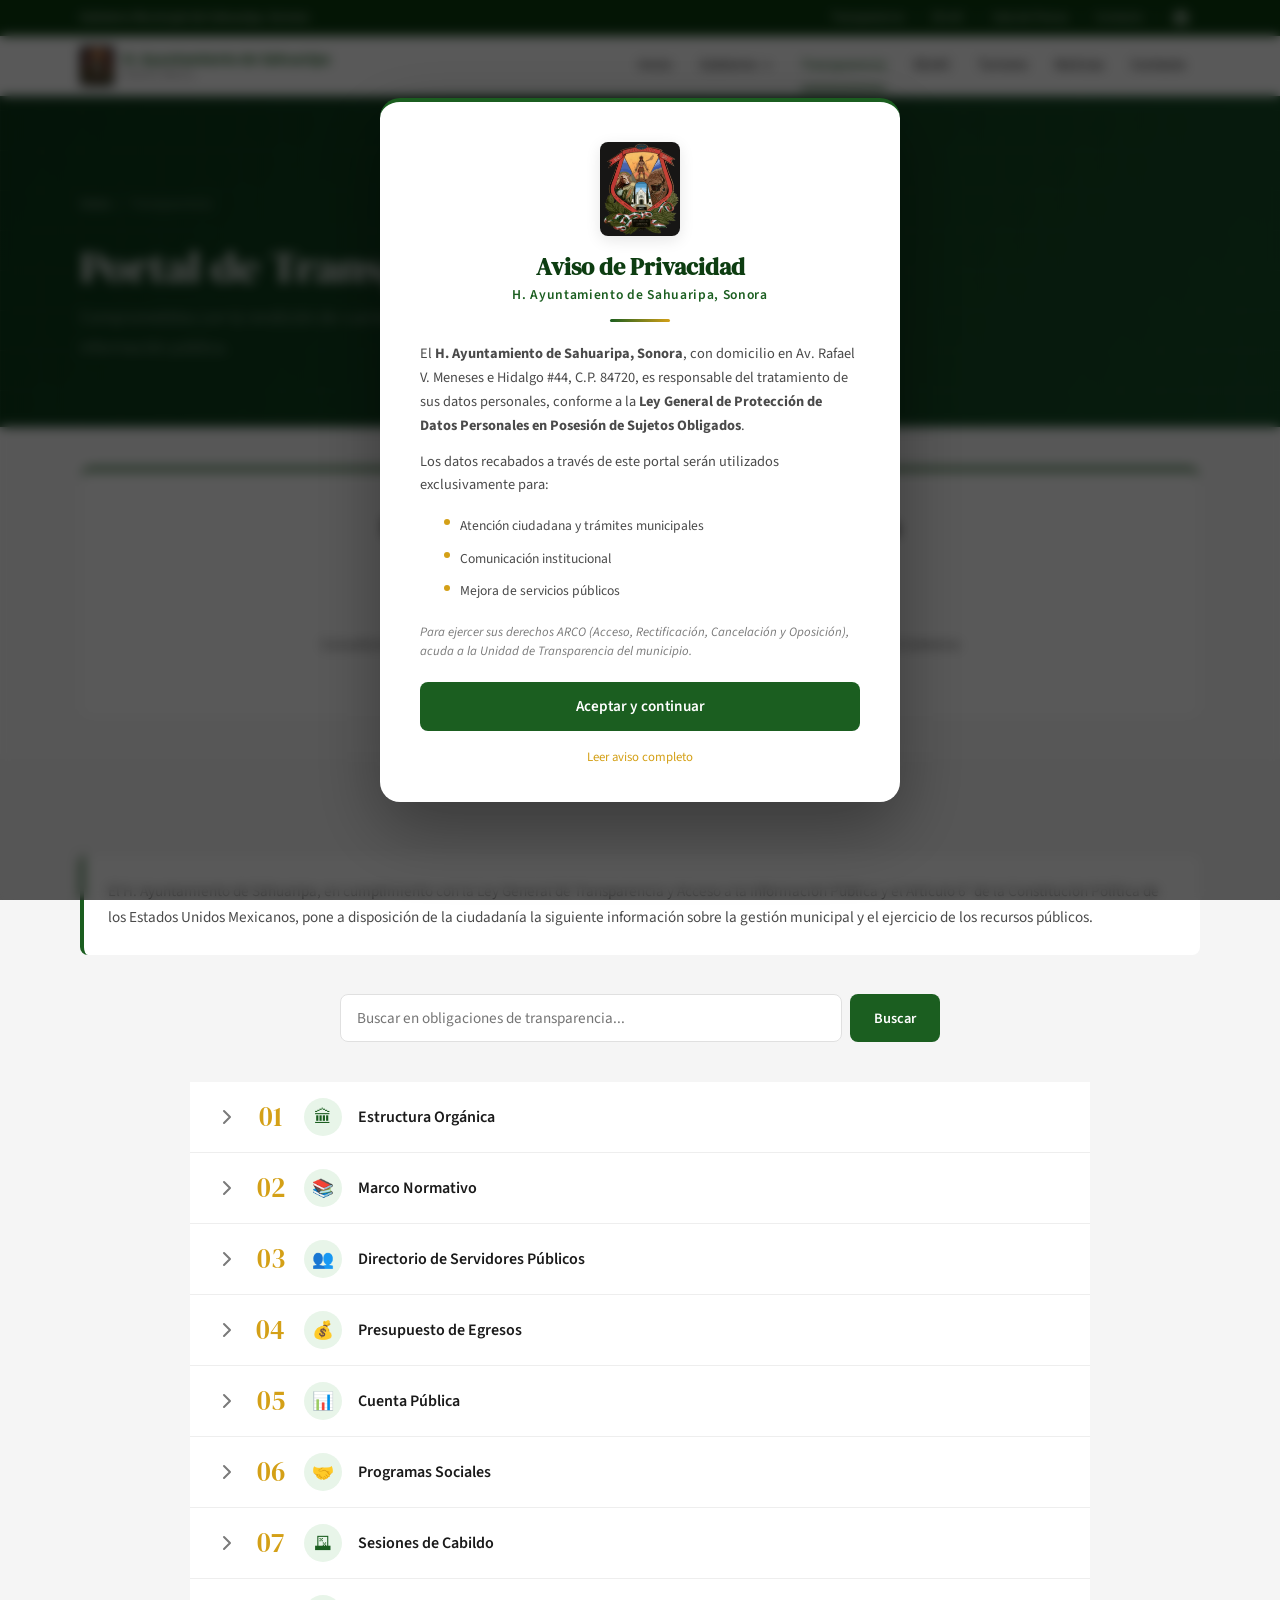
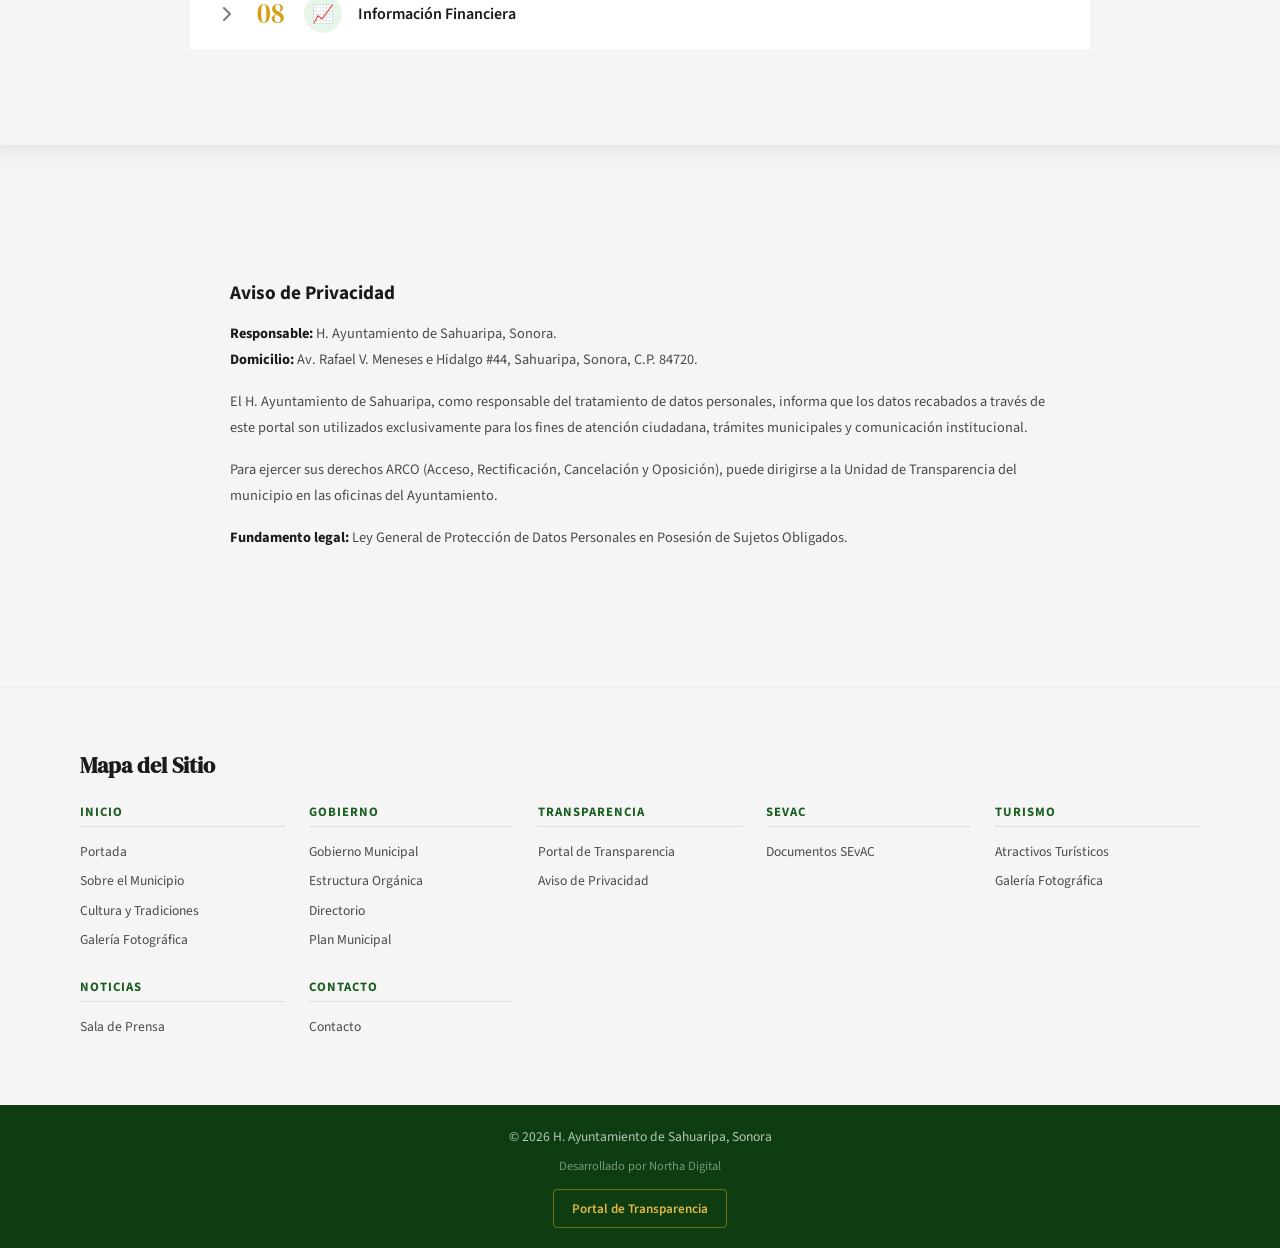
<file: transparencia.html>
<!DOCTYPE html>
<html lang="es">
<head>
  <meta charset="UTF-8">
  <meta name="viewport" content="width=device-width, initial-scale=1.0">
  <meta name="theme-color" content="#1B5E20">
  <meta name="apple-mobile-web-app-status-bar-style" content="#1B5E20">
  <meta name="msapplication-navbutton-color" content="#1B5E20">
  <meta name="color-scheme" content="only light">
  <meta name="supported-color-schemes" content="light only">
  <style>
    :root { color-scheme: only light !important; }
    html, body { background-color: #F5F5F5 !important; }
  </style>
  <title>Portal de Transparencia | H. Ayuntamiento de Sahuaripa</title>
  <meta name="description" content="Portal de Transparencia del municipio de Sahuaripa, Sonora. Acceso a información pública, obligaciones de transparencia, directorio de servidores públicos y rendición de cuentas.">
  <meta name="keywords" content="transparencia, información pública, rendición de cuentas, Sahuaripa, Sonora, ARCO">
  <meta property="og:title" content="Portal de Transparencia | H. Ayuntamiento de Sahuaripa">
  <meta property="og:description" content="Portal de Transparencia del municipio de Sahuaripa, Sonora. Acceso a información pública y rendición de cuentas.">
  <meta property="og:type" content="website">
  <meta property="og:locale" content="es_MX">
  <link rel="icon" href="data:image/svg+xml,<svg xmlns='http://www.w3.org/2000/svg' viewBox='0 0 100 100'><text y='.9em' font-size='90'>🏛️</text></svg>">
  <link rel="preconnect" href="https://fonts.googleapis.com">
  <link rel="preconnect" href="https://fonts.gstatic.com" crossorigin>
  <link href="https://fonts.googleapis.com/css2?family=DM+Serif+Display:ital@0;1&family=Source+Sans+3:wght@300;400;500;600;700&family=Cormorant+Garamond:ital,wght@0,500;0,600;0,700;1,600&display=swap" rel="stylesheet">
  <link rel="stylesheet" href="css/globals.css">
  <link rel="stylesheet" href="css/nav-footer.css">
  <link rel="stylesheet" href="css/transparencia.css">
  <script src="js/main.js" defer></script>
  <script src="js/transparencia.js" defer></script>
</head>
<body>

  <!-- Skip link -->
  <a href="#main-content" class="skip-link">Ir al contenido principal</a>

  <!-- === TOPBAR === -->
  <div class="topbar">
    <div class="container">
      <span class="topbar__left">Gobierno Municipal de Sahuaripa, Sonora</span>
      <nav class="topbar__right" aria-label="Enlaces rápidos">
        <a href="transparencia.html" class="topbar__link">Transparencia</a>
        <span class="topbar__sep">|</span>
        <a href="sevac.html" class="topbar__link">SEvAC</a>
        <span class="topbar__sep">|</span>
        <a href="noticias.html" class="topbar__link">Sala de Prensa</a>
        <span class="topbar__sep">|</span>
        <a href="index.html#contacto" class="topbar__link">Contacto</a>
        <span class="topbar__sep">|</span>
        <a href="https://www.facebook.com/profile.php?id=100073040122918" target="_blank" class="topbar__link topbar__facebook" aria-label="Facebook">
          <svg width="16" height="16" viewBox="0 0 24 24" fill="currentColor"><path d="M24 12.073c0-6.627-5.373-12-12-12s-12 5.373-12 12c0 5.99 4.388 10.954 10.125 11.854v-8.385H7.078v-3.47h3.047V9.43c0-3.007 1.792-4.669 4.533-4.669 1.312 0 2.686.235 2.686.235v2.953H15.83c-1.491 0-1.956.925-1.956 1.874v2.25h3.328l-.532 3.47h-2.796v8.385C19.612 23.027 24 18.062 24 12.073z"/></svg>
        </a>
      </nav>
    </div>
  </div>

  <!-- === NAVBAR === -->
  <nav class="navbar" role="navigation" aria-label="Navegación principal">
    <div class="container">
      <a href="index.html" class="navbar__brand">
        <img src="assets/images/escudo-sahuaripa.png" alt="Escudo de Sahuaripa" class="nav__escudo">
        <span class="navbar__brand-text">H. Ayuntamiento de Sahuaripa<small>Sonora, México</small></span>
      </a>

      <ul class="navbar__menu">
        <li><a href="index.html" class="navbar__link">Inicio</a></li>
        <li class="navbar__dropdown">
          <a href="gobierno.html" class="navbar__link navbar__dropdown-toggle">
            Gobierno
            <svg viewBox="0 0 12 12" aria-hidden="true"><path d="M2 4l4 4 4-4"/></svg>
          </a>
          <div class="navbar__dropdown-menu">
            <a href="gobierno.html#estructura" class="navbar__dropdown-item">Estructura Orgánica</a>
            <a href="gobierno.html#directorio" class="navbar__dropdown-item">Directorio</a>
            <a href="gobierno.html#plan" class="navbar__dropdown-item">Plan Municipal</a>
          </div>
        </li>
        <li><a href="transparencia.html" class="navbar__link">Transparencia</a></li>
        <li><a href="sevac.html" class="navbar__link">SEvAC</a></li>
        <li><a href="index.html#turismo" class="navbar__link">Turismo</a></li>
        <li><a href="noticias.html" class="navbar__link">Noticias</a></li>
        <li><a href="index.html#contacto" class="navbar__link">Contacto</a></li>
      </ul>

      <button class="navbar__hamburger" aria-label="Abrir menú de navegación" aria-expanded="false" aria-controls="mobile-menu">
        <span class="navbar__hamburger-line"></span>
        <span class="navbar__hamburger-line"></span>
        <span class="navbar__hamburger-line"></span>
      </button>
    </div>
  </nav>
  <div class="navbar-spacer"></div>

  <!-- === MENÚ MÓVIL === -->
  <div class="mobile-menu" id="mobile-menu">
    <div class="mobile-menu__overlay"></div>
    <div class="mobile-menu__panel">
      <div class="mobile-menu__header">
        <span class="mobile-menu__brand">Menú</span>
        <button class="mobile-menu__close" aria-label="Cerrar menú">&times;</button>
      </div>
      <nav class="mobile-menu__nav" aria-label="Navegación móvil">
        <a href="index.html" class="mobile-menu__link">Inicio</a>
        <button class="mobile-menu__link mobile-menu__submenu-toggle" aria-expanded="false">
          Gobierno
          <svg viewBox="0 0 12 12" aria-hidden="true"><path d="M2 4l4 4 4-4" fill="none" stroke="currentColor" stroke-width="2"/></svg>
        </button>
        <div class="mobile-menu__submenu">
          <a href="gobierno.html#estructura" class="mobile-menu__submenu-link">Estructura Orgánica</a>
          <a href="gobierno.html#directorio" class="mobile-menu__submenu-link">Directorio</a>
          <a href="gobierno.html#plan" class="mobile-menu__submenu-link">Plan Municipal</a>
        </div>
        <a href="transparencia.html" class="mobile-menu__link">Transparencia</a>
        <a href="sevac.html" class="mobile-menu__link">SEvAC</a>
        <a href="index.html#turismo" class="mobile-menu__link">Turismo</a>
        <a href="noticias.html" class="mobile-menu__link">Noticias</a>
        <a href="index.html#contacto" class="mobile-menu__link">Contacto</a>
      </nav>
    </div>
  </div>

  <!-- === CONTENIDO PRINCIPAL === -->
  <main id="main-content">

    <!-- Hero -->
    <section class="page-hero page-hero--transparencia">
      <div class="container">
        <nav class="page-hero__breadcrumb" aria-label="Ruta de navegación">
          <a href="index.html">Inicio</a>
          <span>/</span>
          <span>Transparencia</span>
        </nav>
        <h1 class="page-hero__title">Portal de Transparencia</h1>
        <p class="page-hero__subtitle">Comprometidos con la rendición de cuentas y el derecho de acceso a la información pública.</p>
      </div>
    </section>

    <!-- Banner: Portal de Transparencia del Estado -->
    <section class="portal-estado" aria-labelledby="portal-estado-title">
      <div class="container">
        <div class="portal-estado__card" data-reveal="fade">
          <h2 class="portal-estado__title" id="portal-estado-title">Portal de Transparencia del Estado de Sonora</h2>
          <a href="https://transparencia.sonora.gob.mx/informacion-publica/organismos/9/municipios/1147/sahuaripa"
             target="_blank" rel="noopener noreferrer"
             class="portal-estado__btn">
            Acceder al Portal de Transparencia del Estado de Sonora
            <svg viewBox="0 0 24 24" width="18" height="18" aria-hidden="true"><path d="M14 3h7v7M10 14L21 3M21 14v5a2 2 0 01-2 2H5a2 2 0 01-2-2V5a2 2 0 012-2h5" fill="none" stroke="currentColor" stroke-width="2" stroke-linecap="round" stroke-linejoin="round"/></svg>
          </a>
          <p class="portal-estado__text">
            Consulta los documentos oficiales de transparencia del municipio de Sahuaripa en el portal del Gobierno del Estado de Sonora.
          </p>
        </div>
      </div>
    </section>

    <!-- Marco Legal + Búsqueda + Acordeones -->
    <section class="section">
      <div class="container">

        <!-- Marco Legal -->
        <div class="marco-legal" data-reveal>
          El H. Ayuntamiento de Sahuaripa, en cumplimiento con la Ley General de Transparencia y Acceso a la
          Información Pública y el Artículo 6° de la Constitución Política de los Estados Unidos Mexicanos,
          pone a disposición de la ciudadanía la siguiente información sobre la gestión municipal y el ejercicio
          de los recursos públicos.
        </div>

        <!-- Búsqueda -->
        <div class="transparencia-busqueda" data-reveal>
          <div class="transparencia-busqueda__bar">
            <input type="search" id="transparencia-search" class="transparencia-busqueda__input"
              placeholder="Buscar en obligaciones de transparencia..." aria-label="Buscar en transparencia">
            <button class="transparencia-busqueda__btn" type="button" aria-label="Buscar">Buscar</button>
          </div>
        </div>

        <!-- Acordeones -->
        <div class="acordeon" data-reveal>

          <!-- 01 Estructura Orgánica -->
          <div class="acordeon__item">
            <button class="acordeon__header" aria-expanded="false" aria-controls="acordeon-1">
              <span class="acordeon__icon" aria-hidden="true">
                <svg viewBox="0 0 20 20"><path d="M7 4l6 6-6 6"/></svg>
              </span>
              <span class="acordeon__number">01</span>
              <span class="acordeon__category-icon" aria-hidden="true">&#x1F3DB;</span>
              <span class="acordeon__title">Estructura Orgánica</span>
            </button>
            <div class="acordeon__body" id="acordeon-1" role="region">
              <div class="acordeon__content">
                <p>
                  El H. Ayuntamiento de Sahuaripa está integrado por: Presidente Municipal, Síndico Municipal,
                  3 Regidores de Mayoría Relativa y 2 Regidores de Representación Proporcional, conforme al
                  Artículo 115 constitucional y la Ley de Gobierno y Administración Municipal del Estado de Sonora.
                </p>
                <p><em>Información en proceso de actualización para el periodo de gobierno vigente.</em></p>
              </div>
            </div>
          </div>

          <!-- 02 Marco Normativo -->
          <div class="acordeon__item">
            <button class="acordeon__header" aria-expanded="false" aria-controls="acordeon-2">
              <span class="acordeon__icon" aria-hidden="true">
                <svg viewBox="0 0 20 20"><path d="M7 4l6 6-6 6"/></svg>
              </span>
              <span class="acordeon__number">02</span>
              <span class="acordeon__category-icon" aria-hidden="true">&#x1F4DA;</span>
              <span class="acordeon__title">Marco Normativo</span>
            </button>
            <div class="acordeon__body" id="acordeon-2" role="region">
              <div class="acordeon__content">
                <ul>
                  <li>Bando de Policía y Gobierno Municipal de Sahuaripa</li>
                  <li>Reglamentos municipales vigentes</li>
                  <li>Ley de Gobierno y Administración Municipal del Estado de Sonora</li>
                  <li>Constitución Política de los Estados Unidos Mexicanos</li>
                </ul>
                <p><em>Documentos en proceso de digitalización.</em></p>
              </div>
            </div>
          </div>

          <!-- 03 Directorio de Servidores Públicos -->
          <div class="acordeon__item">
            <button class="acordeon__header" aria-expanded="false" aria-controls="acordeon-3">
              <span class="acordeon__icon" aria-hidden="true">
                <svg viewBox="0 0 20 20"><path d="M7 4l6 6-6 6"/></svg>
              </span>
              <span class="acordeon__number">03</span>
              <span class="acordeon__category-icon" aria-hidden="true">&#x1F465;</span>
              <span class="acordeon__title">Directorio de Servidores Públicos</span>
            </button>
            <div class="acordeon__body" id="acordeon-3" role="region">
              <div class="acordeon__content">
                <table class="acordeon__table">
                  <thead>
                    <tr>
                      <th scope="col">Cargo</th>
                      <th scope="col">Nombre</th>
                      <th scope="col">Área</th>
                    </tr>
                  </thead>
                  <tbody>
                    <tr><td>Presidente Municipal</td><td>(Por confirmar)</td><td>Presidencia</td></tr>
                    <tr><td>Síndico Municipal</td><td>(Por confirmar)</td><td>Sindicatura</td></tr>
                    <tr><td>Regidor 1</td><td>(Por confirmar)</td><td>Cabildo</td></tr>
                    <tr><td>Regidor 2</td><td>(Por confirmar)</td><td>Cabildo</td></tr>
                    <tr><td>Regidor 3</td><td>(Por confirmar)</td><td>Cabildo</td></tr>
                  </tbody>
                </table>
                <p><em>Directorio sujeto a actualización.</em></p>
              </div>
            </div>
          </div>

          <!-- 04 Presupuesto de Egresos -->
          <div class="acordeon__item">
            <button class="acordeon__header" aria-expanded="false" aria-controls="acordeon-4">
              <span class="acordeon__icon" aria-hidden="true">
                <svg viewBox="0 0 20 20"><path d="M7 4l6 6-6 6"/></svg>
              </span>
              <span class="acordeon__number">04</span>
              <span class="acordeon__category-icon" aria-hidden="true">&#x1F4B0;</span>
              <span class="acordeon__title">Presupuesto de Egresos</span>
            </button>
            <div class="acordeon__body" id="acordeon-4" role="region">
              <div class="acordeon__content">
                <p>
                  Presupuesto de egresos del ejercicio fiscal 2026 en proceso de publicación.
                  Consulte próximamente en esta sección.
                </p>
              </div>
            </div>
          </div>

          <!-- 05 Cuenta Pública -->
          <div class="acordeon__item">
            <button class="acordeon__header" aria-expanded="false" aria-controls="acordeon-5">
              <span class="acordeon__icon" aria-hidden="true">
                <svg viewBox="0 0 20 20"><path d="M7 4l6 6-6 6"/></svg>
              </span>
              <span class="acordeon__number">05</span>
              <span class="acordeon__category-icon" aria-hidden="true">&#x1F4CA;</span>
              <span class="acordeon__title">Cuenta Pública</span>
            </button>
            <div class="acordeon__body" id="acordeon-5" role="region">
              <div class="acordeon__content">
                <p>
                  Informes trimestrales y anuales del municipio. Documentos en proceso de auditoría y publicación.
                </p>
              </div>
            </div>
          </div>

          <!-- 06 Programas Sociales -->
          <div class="acordeon__item">
            <button class="acordeon__header" aria-expanded="false" aria-controls="acordeon-6">
              <span class="acordeon__icon" aria-hidden="true">
                <svg viewBox="0 0 20 20"><path d="M7 4l6 6-6 6"/></svg>
              </span>
              <span class="acordeon__number">06</span>
              <span class="acordeon__category-icon" aria-hidden="true">&#x1F91D;</span>
              <span class="acordeon__title">Programas Sociales</span>
            </button>
            <div class="acordeon__body" id="acordeon-6" role="region">
              <div class="acordeon__content">
                <ul>
                  <li><strong>Programa de Apoyo Alimentario</strong> — Entrega de despensas a familias
                    en situación de vulnerabilidad en la cabecera municipal y comunidades.</li>
                  <li><strong>Programa de Mejoramiento de Vivienda</strong> — Apoyo con materiales de
                    construcción para mejorar las condiciones de vivienda.</li>
                  <li><strong>Programa de Becas Educativas</strong> — Estímulos económicos para
                    estudiantes de nivel básico y medio superior del municipio.</li>
                </ul>
              </div>
            </div>
          </div>

          <!-- 07 Sesiones de Cabildo -->
          <div class="acordeon__item">
            <button class="acordeon__header" aria-expanded="false" aria-controls="acordeon-7">
              <span class="acordeon__icon" aria-hidden="true">
                <svg viewBox="0 0 20 20"><path d="M7 4l6 6-6 6"/></svg>
              </span>
              <span class="acordeon__number">07</span>
              <span class="acordeon__category-icon" aria-hidden="true">&#x1F5F3;</span>
              <span class="acordeon__title">Sesiones de Cabildo</span>
            </button>
            <div class="acordeon__body" id="acordeon-7" role="region">
              <div class="acordeon__content">
                <p>
                  Actas de sesiones ordinarias y extraordinarias del Cabildo Municipal.
                  Calendario: primer lunes de cada mes. Actas en proceso de digitalización.
                </p>
              </div>
            </div>
          </div>

          <!-- 08 Información Financiera -->
          <div class="acordeon__item">
            <button class="acordeon__header" aria-expanded="false" aria-controls="acordeon-8">
              <span class="acordeon__icon" aria-hidden="true">
                <svg viewBox="0 0 20 20"><path d="M7 4l6 6-6 6"/></svg>
              </span>
              <span class="acordeon__number">08</span>
              <span class="acordeon__category-icon" aria-hidden="true">&#x1F4C8;</span>
              <span class="acordeon__title">Información Financiera</span>
            </button>
            <div class="acordeon__body" id="acordeon-8" role="region">
              <div class="acordeon__content">
                <p>
                  Estados financieros, indicadores de deuda pública, tabulador de sueldos.
                  Información en proceso de integración.
                </p>
              </div>
            </div>
          </div>

        </div>

        <!-- Mensaje vacío de búsqueda -->
        <div class="transparencia-busqueda__empty" hidden>
          No se encontraron resultados. Puedes solicitar información en la Unidad de Transparencia del municipio.
        </div>

      </div>
    </section>

    <!-- === AVISO DE PRIVACIDAD === -->
    <section class="section" id="aviso-privacidad" style="background-color: var(--gob-bg);">
      <div class="container">
        <div class="aviso-privacidad" data-reveal>
          <h2 class="aviso-privacidad__title">Aviso de Privacidad</h2>
          <div class="aviso-privacidad__text">
            <p>
              <strong>Responsable:</strong> H. Ayuntamiento de Sahuaripa, Sonora.<br>
              <strong>Domicilio:</strong> Av. Rafael V. Meneses e Hidalgo #44, Sahuaripa, Sonora, C.P. 84720.
            </p>
            <p>
              El H. Ayuntamiento de Sahuaripa, como responsable del tratamiento de datos personales,
              informa que los datos recabados a través de este portal son utilizados exclusivamente
              para los fines de atención ciudadana, trámites municipales y comunicación institucional.
            </p>
            <p>
              Para ejercer sus derechos ARCO (Acceso, Rectificación, Cancelación y Oposición),
              puede dirigirse a la Unidad de Transparencia del municipio en las oficinas del Ayuntamiento.
            </p>
            <p>
              <strong>Fundamento legal:</strong> Ley General de Protección de Datos Personales en Posesión de Sujetos Obligados.
            </p>
          </div>
        </div>
      </div>
    </section>

  </main>

  <!-- === MAPA DEL SITIO === -->
  <section class="sitemap" id="mapa-sitio" aria-labelledby="sitemap-title">
    <div class="container">
      <h2 class="sitemap__title" id="sitemap-title">Mapa del Sitio</h2>
      <div class="sitemap__grid">
        <div class="sitemap__col">
          <h3 class="sitemap__col-title">Inicio</h3>
          <a href="index.html" class="sitemap__link">Portada</a>
          <a href="index.html#municipio" class="sitemap__link">Sobre el Municipio</a>
          <a href="index.html#cultura" class="sitemap__link">Cultura y Tradiciones</a>
          <a href="index.html#galeria" class="sitemap__link">Galería Fotográfica</a>
        </div>
        <div class="sitemap__col">
          <h3 class="sitemap__col-title">Gobierno</h3>
          <a href="gobierno.html" class="sitemap__link">Gobierno Municipal</a>
          <a href="gobierno.html#estructura" class="sitemap__link">Estructura Orgánica</a>
          <a href="gobierno.html#directorio" class="sitemap__link">Directorio</a>
          <a href="gobierno.html#plan" class="sitemap__link">Plan Municipal</a>
        </div>
<div class="sitemap__col">
          <h3 class="sitemap__col-title">Transparencia</h3>
          <a href="transparencia.html" class="sitemap__link">Portal de Transparencia</a>
          <a href="transparencia.html#aviso-privacidad" class="sitemap__link">Aviso de Privacidad</a>
        </div>
        <div class="sitemap__col">
          <h3 class="sitemap__col-title">SEvAC</h3>
          <a href="sevac.html" class="sitemap__link">Documentos SEvAC</a>
        </div>
        <div class="sitemap__col">
          <h3 class="sitemap__col-title">Turismo</h3>
          <a href="index.html#turismo" class="sitemap__link">Atractivos Turísticos</a>
          <a href="index.html#galeria" class="sitemap__link">Galería Fotográfica</a>
        </div>
        <div class="sitemap__col">
          <h3 class="sitemap__col-title">Noticias</h3>
          <a href="noticias.html" class="sitemap__link">Sala de Prensa</a>
        </div>
        <div class="sitemap__col">
          <h3 class="sitemap__col-title">Contacto</h3>
          <a href="index.html#contacto" class="sitemap__link">Contacto</a>
        </div>
      </div>
    </div>
  </section>

  <!-- === FOOTER === -->
  <footer style="background:#0D3D11; text-align:center; padding:1.25rem 1rem; font-size:0.85rem; color:rgba(255,255,255,0.7);">
    <div>&copy; 2026 H. Ayuntamiento de Sahuaripa, Sonora</div>
    <div style="margin-top:0.5rem; font-size:0.78rem; color:rgba(255,255,255,0.45);">Desarrollado por Northa Digital</div>
    <div style="margin-top:0.75rem;">
      <a href="https://transparencia.sonora.gob.mx/informacion-publica/organismos/9/municipios/1147/sahuaripa" target="_blank" rel="noopener noreferrer"
         style="display:inline-block; padding:0.45rem 1.1rem; border:1px solid rgba(212,160,23,0.5); border-radius:4px; color:#E5B845; text-decoration:none; font-size:0.82rem; font-weight:600;">
        Portal de Transparencia
      </a>
    </div>
  </footer>

  <!-- === AVISO DE PRIVACIDAD === -->
  <div id="privacyOverlay" class="privacy-overlay">
    <div class="privacy-popup">
      <img src="assets/images/escudo-sahuaripa.png" alt="Escudo de Sahuaripa" class="privacy-popup__escudo">
      <h3 class="privacy-popup__title">Aviso de Privacidad</h3>
      <h4 class="privacy-popup__subtitle">H. Ayuntamiento de Sahuaripa, Sonora</h4>
      <div class="privacy-popup__divider"></div>
      <p class="privacy-popup__text">
        El <strong>H. Ayuntamiento de Sahuaripa, Sonora</strong>, con domicilio en Av. Rafael V. Meneses e Hidalgo #44,
        C.P. 84720, es responsable del tratamiento de sus datos personales, conforme a la
        <strong>Ley General de Protección de Datos Personales en Posesión de Sujetos Obligados</strong>.
      </p>
      <p class="privacy-popup__text">
        Los datos recabados a través de este portal serán utilizados exclusivamente para:
      </p>
      <ul class="privacy-popup__list">
        <li>Atención ciudadana y trámites municipales</li>
        <li>Comunicación institucional</li>
        <li>Mejora de servicios públicos</li>
      </ul>
      <p class="privacy-popup__arco">
        Para ejercer sus derechos ARCO (Acceso, Rectificación, Cancelación y Oposición),
        acuda a la Unidad de Transparencia del municipio.
      </p>
      <button id="acceptPrivacy" class="privacy-popup__btn">Aceptar y continuar</button>
      <a href="transparencia.html#aviso-privacidad" class="privacy-popup__link">Leer aviso completo</a>
    </div>
  </div>

</body>
</html>
</file>
<file: css/globals.css>
/* ============================================================
   GLOBALS.CSS — Sistema de Diseño del Portal de Sahuaripa
   H. Ayuntamiento de Sahuaripa, Sonora
   ============================================================ */

/* === FORZAR MODO CLARO (iOS / Android) === */
:root {
  color-scheme: only light !important;
}

html {
  -webkit-appearance: none;
  color-scheme: only light !important;
}

*, *::before, *::after {
  color-scheme: only light !important;
}

@media (prefers-color-scheme: dark) {
  :root {
    color-scheme: only light !important;
  }

  html, body {
    background-color: #F5F5F5 !important;
    color: #1A1A1A !important;
  }

  .section--light,
  .sobre,
  .gobierno-section,
  .cultura,
  [style*="background:var(--white)"],
  [style*="background:var(--gob-bg-white)"] {
    background-color: #FFFFFF !important;
    color: #1A1A1A !important;
  }

  .scope-card,
  .stat-item,
  .tramite-card,
  .news-card,
  .contacto-card,
  .accordion,
  .accordion__content,
  .org-card,
  .plan-card,
  table,
  td, th,
  .form-group input,
  .form-group select,
  .form-group textarea,
  .form-group label {
    background-color: inherit;
    color: inherit;
    -webkit-text-fill-color: inherit;
  }

  img, svg, video, iframe {
    filter: none !important;
  }
}

/* === VARIABLES GLOBALES === */
:root {
  /* --- Institucionales --- */
  --gob-primary: #1B5E20;
  --gob-primary-light: #2E7D32;
  --gob-primary-lighter: #43A047;
  --gob-primary-bg: #E8F5E9;

  /* --- Acento institucional --- */
  --gob-gold: #D4A017;
  --gob-gold-light: #E5B845;
  --gob-gold-bg: #FBF7ED;

  /* --- Secundarios --- */
  --gob-green: #1B6B3A;
  --gob-green-light: #28A745;
  --gob-green-bg: #E8F5E9;
  --gob-blue: #0D3D11;
  --gob-blue-light: #1F5E26;
  --gob-blue-bg: #E8F5E9;

  /* --- Neutros --- */
  --gob-bg: #F5F5F5;
  --gob-bg-white: #FFFFFF;
  --gob-bg-alt: #FAFAFA;
  --gob-text: #1A1A1A;
  --gob-text-secondary: #4A4A4A;
  --gob-text-muted: #7A7A7A;
  --gob-border: #E0E0E0;
  --gob-border-light: #EEEEEE;
  --gob-divider: #D5D5D5;

  /* --- Estado --- */
  --gob-success: #1B6B3A;
  --gob-error: #C62828;
  --gob-warning: #E65100;
  --gob-info: #0D3D11;

  /* --- Badges de modalidad --- */
  --badge-online: #1B6B3A;
  --badge-online-bg: #E8F5E9;
  --badge-hybrid: #E65100;
  --badge-hybrid-bg: #FFF3E0;
  --badge-presencial: #0D3D11;
  --badge-presencial-bg: #E8F5E9;
  --badge-proximamente: #7A7A7A;
  --badge-proximamente-bg: #F5F5F5;

  /* --- Tipografía --- */
  --font-display: 'DM Serif Display', Georgia, serif;
  --font-heading: 'Source Sans 3', 'Segoe UI', sans-serif;
  --font-body: 'Source Sans 3', 'Segoe UI', sans-serif;
  --font-accent: 'Cormorant Garamond', Georgia, serif;

  /* --- Espaciado (8px grid) --- */
  --sp-xs: 0.5rem;
  --sp-sm: 1rem;
  --sp-md: 1.5rem;
  --sp-lg: 2.5rem;
  --sp-xl: 4rem;
  --sp-2xl: 6rem;
  --sp-3xl: 8rem;

  /* --- Bordes y sombras --- */
  --radius-xs: 4px;
  --radius-sm: 6px;
  --radius-md: 8px;
  --radius-lg: 12px;
  --radius-xl: 16px;
  --radius-pill: 100px;

  --shadow-sm: 0 1px 3px rgba(0, 0, 0, 0.08);
  --shadow-md: 0 4px 12px rgba(0, 0, 0, 0.08);
  --shadow-lg: 0 8px 30px rgba(0, 0, 0, 0.1);
  --shadow-xl: 0 16px 50px rgba(0, 0, 0, 0.12);

  /* --- Layout --- */
  --nav-height: 96px;
  --topbar-height: 36px;
  --navbar-height: 60px;
  --max-width: 1200px;

  /* --- Transiciones --- */
  --ease: cubic-bezier(0.25, 0.46, 0.45, 0.94);
  --ease-expo: cubic-bezier(0.19, 1, 0.22, 1);
}

/* === RESET === */
*,
*::before,
*::after {
  box-sizing: border-box;
  margin: 0;
  padding: 0;
}

html {
  scroll-behavior: smooth;
  scroll-padding-top: var(--nav-height);
  font-size: 16px;
  -webkit-text-size-adjust: 100%;
  overflow-x: hidden;
}

body {
  font-family: var(--font-body);
  font-size: 1rem;
  line-height: 1.7;
  color: var(--gob-text);
  background-color: var(--gob-bg-white);
  -webkit-font-smoothing: antialiased;
  -moz-osx-font-smoothing: grayscale;
  overflow-x: hidden;
}

img,
svg {
  display: block;
  max-width: 100%;
  height: auto;
}

a {
  color: var(--gob-blue-light);
  text-decoration: none;
  transition: color 0.25s var(--ease);
}

a:hover {
  color: var(--gob-primary);
}

ul,
ol {
  list-style: none;
}

h1, h2, h3, h4, h5, h6 {
  font-family: var(--font-heading);
  font-weight: 700;
  line-height: 1.25;
  color: var(--gob-text);
}

button {
  font-family: inherit;
  cursor: pointer;
  border: none;
  background: none;
}

input,
textarea,
select {
  font-family: inherit;
  font-size: 1rem;
}

table {
  border-collapse: collapse;
  width: 100%;
}

::selection {
  background-color: var(--gob-primary);
  color: #fff;
}

/* === UTILIDADES === */

/* Contenedor principal */
.container {
  width: 100%;
  max-width: var(--max-width);
  margin-left: auto;
  margin-right: auto;
  padding-left: var(--sp-sm);
  padding-right: var(--sp-sm);
}

@media (min-width: 768px) {
  .container {
    padding-left: var(--sp-md);
    padding-right: var(--sp-md);
  }
}

/* Screen reader only */
.sr-only {
  position: absolute;
  width: 1px;
  height: 1px;
  padding: 0;
  margin: -1px;
  overflow: hidden;
  clip: rect(0, 0, 0, 0);
  white-space: nowrap;
  border: 0;
}

/* Skip link accesibilidad */
.skip-link {
  position: absolute;
  top: -100%;
  left: 0;
  z-index: 10000;
  padding: var(--sp-xs) var(--sp-sm);
  background: var(--gob-primary);
  color: #fff;
  font-weight: 600;
  text-decoration: none;
  transition: top 0.2s;
}

.skip-link:focus {
  top: 0;
}

/* === SECCIONES === */
.section {
  padding-top: var(--sp-xl);
  padding-bottom: var(--sp-xl);
}

@media (min-width: 768px) {
  .section {
    padding-top: var(--sp-2xl);
    padding-bottom: var(--sp-2xl);
  }
}

.section__tag {
  display: inline-block;
  font-family: var(--font-heading);
  font-size: 0.75rem;
  font-weight: 600;
  letter-spacing: 0.1em;
  text-transform: uppercase;
  color: var(--gob-gold);
  margin-bottom: var(--sp-xs);
}

.section__title {
  font-family: var(--font-display);
  font-size: clamp(1.5rem, 3.5vw, 2.2rem);
  color: var(--gob-text);
  margin-bottom: var(--sp-sm);
}

.section__subtitle {
  font-size: 1.05rem;
  color: var(--gob-text-secondary);
  max-width: 640px;
  line-height: 1.6;
}

.section__header {
  margin-bottom: var(--sp-lg);
}

.section__header--center {
  text-align: center;
}

.section__header--center .section__subtitle {
  margin-left: auto;
  margin-right: auto;
}

/* === BOTONES === */
.btn {
  display: inline-flex;
  align-items: center;
  justify-content: center;
  gap: 0.5rem;
  padding: 0.75rem 1.75rem;
  font-family: var(--font-heading);
  font-size: 0.95rem;
  font-weight: 600;
  line-height: 1.4;
  border-radius: var(--radius-md);
  transition: all 0.3s var(--ease);
  text-decoration: none;
  border: 2px solid transparent;
}

.btn:focus-visible {
  outline: 2px solid var(--gob-primary);
  outline-offset: 2px;
}

.btn--primary {
  background-color: var(--gob-primary);
  color: #fff;
  border-color: var(--gob-primary);
}

.btn--primary:hover {
  background-color: var(--gob-primary-light);
  border-color: var(--gob-primary-light);
  color: #fff;
  transform: translateY(-1px);
  box-shadow: var(--shadow-md);
}

.btn--outline {
  background-color: transparent;
  color: var(--gob-primary);
  border-color: var(--gob-primary);
}

.btn--outline:hover {
  background-color: var(--gob-primary);
  color: #fff;
  transform: translateY(-1px);
  box-shadow: var(--shadow-md);
}

.btn--white {
  background-color: #fff;
  color: var(--gob-primary);
  border-color: #fff;
}

.btn--white:hover {
  background-color: rgba(255, 255, 255, 0.9);
  color: var(--gob-primary);
  transform: translateY(-1px);
  box-shadow: var(--shadow-md);
}

.btn--outline-white {
  background-color: transparent;
  color: #fff;
  border-color: rgba(255, 255, 255, 0.6);
}

.btn--outline-white:hover {
  background-color: rgba(255, 255, 255, 0.15);
  border-color: #fff;
  color: #fff;
}

.btn--sm {
  padding: 0.5rem 1.25rem;
  font-size: 0.85rem;
}

.btn--lg {
  padding: 1rem 2.25rem;
  font-size: 1.05rem;
}

/* === BADGES === */
.badge {
  display: inline-block;
  padding: 0.2rem 0.7rem;
  font-size: 0.7rem;
  font-weight: 600;
  letter-spacing: 0.08em;
  text-transform: uppercase;
  border-radius: var(--radius-pill);
  line-height: 1.6;
}

.badge--online {
  color: var(--badge-online);
  background-color: var(--badge-online-bg);
}

.badge--presencial {
  color: var(--badge-presencial);
  background-color: var(--badge-presencial-bg);
}

.badge--hybrid {
  color: var(--badge-hybrid);
  background-color: var(--badge-hybrid-bg);
}

.badge--proximamente {
  color: var(--badge-proximamente);
  background-color: var(--badge-proximamente-bg);
}

/* === TARJETAS === */
.card {
  background-color: var(--gob-bg-white);
  border-radius: var(--radius-lg);
  box-shadow: var(--shadow-sm);
  transition: box-shadow 0.3s var(--ease), transform 0.3s var(--ease);
  overflow: hidden;
}

.card:hover {
  box-shadow: var(--shadow-md);
  transform: translateY(-2px);
}

/* === FORMULARIOS === */
.form-group {
  margin-bottom: var(--sp-sm);
}

.form-label {
  display: block;
  font-size: 0.9rem;
  font-weight: 600;
  color: var(--gob-text);
  margin-bottom: 0.35rem;
}

.form-input,
.form-textarea,
.form-select {
  width: 100%;
  padding: 0.7rem 0.9rem;
  font-size: 0.95rem;
  color: var(--gob-text);
  background-color: var(--gob-bg-white);
  border: 1.5px solid var(--gob-border);
  border-radius: var(--radius-sm);
  transition: border-color 0.25s var(--ease), box-shadow 0.25s var(--ease);
}

.form-input:focus,
.form-textarea:focus,
.form-select:focus {
  outline: none;
  border-color: var(--gob-primary);
  box-shadow: 0 0 0 3px rgba(27, 94, 32, 0.12);
}

.form-input::placeholder,
.form-textarea::placeholder {
  color: var(--gob-text-muted);
}

.form-textarea {
  resize: vertical;
  min-height: 100px;
}

.form-input--error,
.form-textarea--error,
.form-select--error {
  border-color: var(--gob-error);
}

.form-input--error:focus,
.form-textarea--error:focus,
.form-select--error:focus {
  box-shadow: 0 0 0 3px rgba(198, 40, 40, 0.12);
}

.form-error {
  display: block;
  font-size: 0.8rem;
  color: var(--gob-error);
  margin-top: 0.25rem;
  min-height: 1.2em;
}

.form-note {
  display: block;
  font-size: 0.8rem;
  color: var(--gob-text-muted);
  margin-top: 0.25rem;
}

/* === PAGE HERO (banners internos) === */
.page-hero {
  padding: var(--sp-2xl) 0 var(--sp-xl);
  background: linear-gradient(135deg, var(--gob-primary) 0%, var(--gob-blue) 100%);
  color: #fff;
  position: relative;
  overflow: hidden;
  will-change: transform;
}

.page-hero::before {
  content: '';
  position: absolute;
  inset: -20% 0;
  background-image:
    linear-gradient(rgba(255, 255, 255, 0.04) 1px, transparent 1px),
    linear-gradient(90deg, rgba(255, 255, 255, 0.04) 1px, transparent 1px);
  background-size: 40px 40px;
  pointer-events: none;
  transform: translateY(var(--parallax-y, 0));
  will-change: transform;
}

.page-hero .container {
  position: relative;
  z-index: 1;
}

.page-hero__breadcrumb {
  display: flex;
  align-items: center;
  gap: 0.5rem;
  font-size: 0.85rem;
  margin-bottom: var(--sp-md);
  opacity: 0.8;
}

.page-hero__breadcrumb a {
  color: rgba(255, 255, 255, 0.8);
  text-decoration: none;
}

.page-hero__breadcrumb a:hover {
  color: #fff;
}

.page-hero__breadcrumb span {
  color: rgba(255, 255, 255, 0.5);
}

.page-hero__title {
  font-family: var(--font-display);
  font-size: clamp(1.8rem, 4vw, 2.8rem);
  font-weight: 400;
  color: #fff;
  margin-bottom: var(--sp-xs);
}

.page-hero__subtitle {
  font-size: 1.1rem;
  font-weight: 300;
  color: rgba(255, 255, 255, 0.8);
  max-width: 600px;
}

/* === ANIMACIONES === */
@keyframes fadeInUp {
  from {
    opacity: 0;
    transform: translateY(25px);
  }
  to {
    opacity: 1;
    transform: translateY(0);
  }
}

@keyframes slideInRight {
  from {
    transform: translateX(100%);
  }
  to {
    transform: translateX(0);
  }
}

@keyframes spin {
  to {
    transform: rotate(360deg);
  }
}

/* Scroll reveal */
[data-reveal] {
  opacity: 0;
  transform: translateY(30px);
  transition: opacity 0.8s cubic-bezier(0.25, 0.46, 0.45, 0.94),
              transform 0.8s cubic-bezier(0.25, 0.46, 0.45, 0.94);
  will-change: opacity, transform;
}

[data-reveal="left"] {
  transform: translateX(-40px);
}

[data-reveal="right"] {
  transform: translateX(40px);
}

[data-reveal="fade"] {
  transform: none;
}

[data-reveal].revealed {
  opacity: 1;
  transform: translate(0, 0);
}

@media (prefers-reduced-motion: reduce) {
  [data-reveal] {
    opacity: 1;
    transform: none;
    transition: none;
  }
}

/* Separador gradiente sutil entre secciones */
.section + .section {
  box-shadow: inset 0 24px 32px -28px rgba(0, 0, 0, 0.12);
}

/* Botón volver arriba */
.back-to-top {
  position: fixed;
  bottom: 2rem;
  right: 2rem;
  width: 44px;
  height: 44px;
  border-radius: 50%;
  border: none;
  background: var(--gob-primary);
  color: #fff;
  cursor: pointer;
  display: flex;
  align-items: center;
  justify-content: center;
  opacity: 0;
  pointer-events: none;
  transform: translateY(12px) scale(1);
  transition: opacity 0.3s var(--ease), transform 0.3s var(--ease), background 0.2s var(--ease);
  box-shadow: 0 4px 16px rgba(0, 0, 0, 0.22);
  z-index: 999;
}

.back-to-top svg {
  width: 20px;
  height: 20px;
  fill: #fff;
}

.back-to-top:hover,
.back-to-top:focus-visible {
  background: var(--gob-gold);
  transform: translateY(0) scale(1.1);
}

.back-to-top--visible {
  opacity: 1;
  pointer-events: auto;
  transform: translateY(0);
}

@media (max-width: 600px) {
  .back-to-top {
    bottom: 1.5rem;
    right: 1rem;
    width: 40px;
    height: 40px;
  }
  .back-to-top svg {
    width: 18px;
    height: 18px;
  }
}

/* Lightbox */
.lightbox {
  position: fixed;
  inset: 0;
  z-index: 1100;
  background: rgba(0, 0, 0, 0.88);
  display: flex;
  align-items: center;
  justify-content: center;
  padding: var(--sp-sm);
  opacity: 0;
  pointer-events: none;
  transition: opacity 0.25s var(--ease);
}

.lightbox--open {
  opacity: 1;
  pointer-events: auto;
}

.lightbox__content {
  position: relative;
  max-width: min(1200px, 95vw);
  max-height: 90vh;
  display: flex;
  flex-direction: column;
  align-items: center;
  gap: 0.75rem;
  transform: scale(0.96);
  transition: transform 0.25s var(--ease);
}

.lightbox--open .lightbox__content {
  transform: scale(1);
}

.lightbox__image {
  max-width: 100%;
  max-height: 80vh;
  width: auto;
  height: auto;
  border-radius: var(--radius-md);
  box-shadow: 0 16px 60px rgba(0, 0, 0, 0.5);
  background: #111;
}

.lightbox__caption {
  font-family: var(--font-heading);
  font-size: 0.95rem;
  color: rgba(255, 255, 255, 0.9);
  text-align: center;
  min-height: 1.4em;
}

.lightbox__close {
  position: absolute;
  top: -0.5rem;
  right: -0.5rem;
  width: 40px;
  height: 40px;
  border-radius: 50%;
  background: #fff;
  color: var(--gob-text);
  border: none;
  cursor: pointer;
  display: flex;
  align-items: center;
  justify-content: center;
  box-shadow: 0 4px 16px rgba(0, 0, 0, 0.4);
  transition: transform 0.2s var(--ease), background 0.2s var(--ease);
}

.lightbox__close:hover,
.lightbox__close:focus-visible {
  background: var(--gob-gold);
  color: #fff;
  transform: scale(1.08);
  outline: none;
}

.lightbox__close svg {
  width: 20px;
  height: 20px;
  fill: currentColor;
}

@media (max-width: 600px) {
  .lightbox__close {
    top: -1.5rem;
    right: 0;
  }
}

/* Spinner de carga */
.spinner {
  display: inline-block;
  width: 20px;
  height: 20px;
  border: 2.5px solid rgba(255, 255, 255, 0.3);
  border-top-color: #fff;
  border-radius: 50%;
  animation: spin 0.7s linear infinite;
}

.spinner--dark {
  border-color: rgba(27, 94, 32, 0.2);
  border-top-color: var(--gob-primary);
}

/* === FOCUS VISIBLE (accesibilidad) === */
a:focus-visible,
button:focus-visible,
input:focus-visible,
textarea:focus-visible,
select:focus-visible,
[tabindex]:focus-visible {
  outline: 2px solid var(--gob-primary);
  outline-offset: 2px;
}

/* === RESPONSIVE GENERALES === */
@media (min-width: 1280px) {
  .container {
    padding-left: var(--sp-lg);
    padding-right: var(--sp-lg);
  }
}

/* === AVISO DE PRIVACIDAD (POPUP) === */
.privacy-overlay {
  position: fixed;
  inset: 0;
  background: rgba(0,0,0,0.65);
  backdrop-filter: blur(6px);
  -webkit-backdrop-filter: blur(6px);
  display: flex;
  align-items: center;
  justify-content: center;
  z-index: 99999;
  padding: 1rem;
}

.privacy-overlay.hidden {
  display: none;
}

.privacy-popup {
  background: #FFFFFF;
  border-radius: 20px;
  padding: 2.5rem 2.5rem 2rem;
  max-width: 520px;
  width: 100%;
  text-align: center;
  box-shadow: 0 25px 70px rgba(0,0,0,0.35);
  animation: fadeInUp 0.5s ease-out;
  border-top: 4px solid #1B5E20;
  max-height: 90vh;
  overflow-y: auto;
}

.privacy-popup__escudo {
  width: 80px;
  height: auto;
  margin: 0 auto 1rem;
  display: block;
  border-radius: 8px;
  box-shadow: 0 4px 15px rgba(0,0,0,0.1);
}

.privacy-popup__title {
  font-family: 'DM Serif Display', Georgia, serif;
  font-size: 1.5rem;
  color: #0D3D11;
  margin-bottom: 0.25rem;
}

.privacy-popup__subtitle {
  font-family: 'Source Sans 3', sans-serif;
  font-size: 0.85rem;
  font-weight: 600;
  color: #1B5E20;
  letter-spacing: 0.05em;
  margin-bottom: 1rem;
}

.privacy-popup__divider {
  width: 60px;
  height: 3px;
  background: linear-gradient(90deg, #1B5E20, #D4A017);
  margin: 0 auto 1.25rem;
  border-radius: 2px;
}

.privacy-popup__text {
  font-size: 0.9rem;
  color: #4A4A4A;
  line-height: 1.65;
  margin-bottom: 0.75rem;
  text-align: left;
}

.privacy-popup__list {
  text-align: left;
  margin: 0 0 1rem 1.5rem;
  list-style: none;
}

.privacy-popup__list li {
  font-size: 0.85rem;
  color: #4A4A4A;
  padding: 0.3rem 0;
  position: relative;
  padding-left: 1rem;
}

.privacy-popup__list li::before {
  content: '';
  position: absolute;
  left: 0;
  top: 0.65rem;
  width: 6px;
  height: 6px;
  background: #D4A017;
  border-radius: 50%;
}

.privacy-popup__arco {
  font-size: 0.8rem;
  color: #7A7A7A;
  line-height: 1.5;
  margin-bottom: 1.25rem;
  text-align: left;
  font-style: italic;
}

.privacy-popup__btn {
  background: #1B5E20;
  color: #FFFFFF;
  border: none;
  padding: 0.85rem 2.5rem;
  font-family: 'Source Sans 3', sans-serif;
  font-size: 0.95rem;
  font-weight: 600;
  border-radius: 8px;
  cursor: pointer;
  transition: all 0.3s;
  width: 100%;
  margin-bottom: 0.75rem;
}

.privacy-popup__btn:hover {
  background: #2E7D32;
  box-shadow: 0 4px 15px rgba(27,94,32,0.3);
}

.privacy-popup__link {
  display: inline-block;
  font-size: 0.8rem;
  color: #D4A017;
  text-decoration: none;
  transition: color 0.3s;
}

.privacy-popup__link:hover {
  color: #1B5E20;
  text-decoration: underline;
}

@media (max-width: 480px) {
  .privacy-popup {
    padding: 1.5rem;
    border-radius: 16px;
  }
  .privacy-popup__escudo {
    width: 60px;
  }
  .privacy-popup__title {
    font-size: 1.25rem;
  }
}
</file>
<file: css/nav-footer.css>
/* ============================================================
   NAV-FOOTER.CSS — Navegación y pie de página compartidos
   H. Ayuntamiento de Sahuaripa, Sonora
   ============================================================ */

/* === TOPBAR === */
.topbar {
  background-color: var(--gob-blue);
  height: var(--topbar-height);
  display: flex;
  align-items: center;
  font-size: 0.78rem;
  color: rgba(255, 255, 255, 0.9);
  position: relative;
  z-index: 100;
}

.topbar .container {
  display: flex;
  align-items: center;
  justify-content: space-between;
}

.topbar__left {
  font-weight: 400;
  letter-spacing: 0.02em;
}

.topbar__right {
  display: none;
  align-items: center;
  gap: 0;
}

.topbar__link {
  color: rgba(255, 255, 255, 0.8);
  text-decoration: none;
  padding: 0 0.75rem;
  transition: color 0.2s var(--ease);
}

.topbar__link:hover {
  color: #fff;
}

.topbar__social:hover {
  color: var(--gob-gold);
}

.topbar__facebook {
  display: inline-flex;
  align-items: center;
  margin-left: 4px;
}

.topbar__facebook svg {
  width: 14px;
  height: 14px;
  fill: rgba(255,255,255,0.8);
  transition: fill 0.3s;
}

.topbar__facebook:hover svg {
  fill: #D4A843;
}

.topbar__sep {
  color: rgba(255, 255, 255, 0.3);
}

@media (min-width: 768px) {
  .topbar__right {
    display: flex;
  }
}

/* === NAVBAR === */
.navbar {
  background-color: var(--gob-bg-white);
  height: var(--navbar-height);
  display: flex;
  align-items: center;
  position: relative;
  z-index: 99;
  transition: height 0.3s var(--ease), box-shadow 0.3s var(--ease);
}

.navbar--sticky {
  position: fixed;
  top: 0;
  left: 0;
  right: 0;
  background-color: rgba(255, 255, 255, 0.92);
  -webkit-backdrop-filter: saturate(180%) blur(12px);
  backdrop-filter: saturate(180%) blur(12px);
  box-shadow: 0 2px 20px rgba(0, 0, 0, 0.1);
}

.navbar--compact {
  height: calc(var(--navbar-height) - 16px);
  box-shadow: 0 4px 20px rgba(0, 0, 0, 0.12);
}

.navbar--compact .nav__escudo {
  height: 32px;
}

@media (max-width: 1023px) {
  .navbar--sticky {
    border-bottom: 2px solid transparent;
    border-image: linear-gradient(90deg, var(--gob-primary), var(--gob-gold)) 1;
  }
}

.navbar--sticky + .navbar-spacer {
  display: block;
}

.navbar-spacer {
  display: none;
  height: var(--navbar-height);
}

.navbar .container {
  display: flex;
  align-items: center;
  justify-content: space-between;
}

/* Logo */
.navbar__brand {
  display: flex;
  align-items: center;
  gap: 0.6rem;
  text-decoration: none;
  flex-shrink: 0;
}

.navbar__brand-icon {
  font-size: 1.6rem;
  color: var(--gob-gold);
  line-height: 1;
}

.nav__escudo {
  height: 40px;
  width: auto;
  border-radius: 4px;
  display: block;
  transition: height 0.3s var(--ease);
}

.navbar__brand-text {
  font-family: var(--font-heading);
  font-weight: 700;
  font-size: 0.95rem;
  color: var(--gob-primary);
  line-height: 1.2;
}

.navbar__brand-text small {
  display: block;
  font-size: 0.7rem;
  font-weight: 400;
  color: var(--gob-text-muted);
}

/* Menú desktop */
.navbar__menu {
  display: none;
  align-items: center;
  gap: 0;
}

.navbar__link {
  display: flex;
  align-items: center;
  gap: 0.3rem;
  padding: 0.5rem 0.85rem;
  font-family: var(--font-heading);
  font-size: 0.88rem;
  font-weight: 500;
  color: var(--gob-text);
  text-decoration: none;
  position: relative;
  transition: color 0.2s var(--ease);
}

.navbar__link:hover {
  color: var(--gob-primary);
}

.navbar__link--active {
  color: var(--gob-primary);
}

.navbar__link--active::after {
  content: '';
  position: absolute;
  bottom: -4px;
  left: 0.85rem;
  right: 0.85rem;
  height: 3px;
  background-color: var(--gob-primary);
  border-radius: 2px;
}

/* Dropdown Gobierno */
.navbar__dropdown {
  position: relative;
}

.navbar__dropdown-toggle {
  cursor: pointer;
}

.navbar__dropdown-toggle svg {
  width: 12px;
  height: 12px;
  transition: transform 0.2s var(--ease);
  fill: currentColor;
}

.navbar__dropdown:hover .navbar__dropdown-toggle svg,
.navbar__dropdown--open .navbar__dropdown-toggle svg {
  transform: rotate(180deg);
}

.navbar__dropdown-menu {
  position: absolute;
  top: 100%;
  left: 0;
  min-width: 220px;
  background: var(--gob-bg-white);
  border-radius: var(--radius-md);
  box-shadow: var(--shadow-lg);
  padding: 0.5rem 0;
  opacity: 0;
  visibility: hidden;
  transform: translateY(8px);
  transition: all 0.25s var(--ease);
  z-index: 200;
}

.navbar__dropdown:hover .navbar__dropdown-menu,
.navbar__dropdown--open .navbar__dropdown-menu {
  opacity: 1;
  visibility: visible;
  transform: translateY(0);
}

.navbar__dropdown-item {
  display: block;
  padding: 0.55rem 1.2rem;
  font-size: 0.85rem;
  color: var(--gob-text-secondary);
  text-decoration: none;
  transition: all 0.15s var(--ease);
}

.navbar__dropdown-item:hover {
  background-color: var(--gob-primary-bg);
  color: var(--gob-primary);
  padding-left: 1.4rem;
}

@media (min-width: 1024px) {
  .navbar__menu {
    display: flex;
  }
}

/* Hamburguesa */
.navbar__hamburger {
  display: flex;
  flex-direction: column;
  justify-content: center;
  gap: 5px;
  width: 36px;
  height: 36px;
  padding: 6px;
  background: none;
  border: none;
  cursor: pointer;
}

.navbar__hamburger-line {
  display: block;
  width: 100%;
  height: 2px;
  background-color: var(--gob-text);
  border-radius: 2px;
  transition: all 0.3s var(--ease);
}

@media (min-width: 1024px) {
  .navbar__hamburger {
    display: none;
  }
}

/* === MENÚ MÓVIL (slide-in) === */
.mobile-menu {
  position: fixed;
  inset: 0;
  z-index: 1000;
  pointer-events: none;
  visibility: hidden;
}

.mobile-menu--open {
  pointer-events: auto;
  visibility: visible;
}

.mobile-menu__overlay {
  position: absolute;
  inset: 0;
  background-color: rgba(0, 0, 0, 0.5);
  opacity: 0;
  transition: opacity 0.3s var(--ease);
}

.mobile-menu--open .mobile-menu__overlay {
  opacity: 1;
}

.mobile-menu__panel {
  position: absolute;
  top: 0;
  right: 0;
  width: 300px;
  max-width: 85vw;
  height: 100%;
  background-color: var(--gob-bg-white);
  box-shadow: var(--shadow-xl);
  transform: translateX(100%);
  transition: transform 0.35s var(--ease-expo);
  overflow-y: auto;
  display: flex;
  flex-direction: column;
}

.mobile-menu--open .mobile-menu__panel {
  transform: translateX(0);
}

.mobile-menu__header {
  display: flex;
  align-items: center;
  justify-content: space-between;
  padding: var(--sp-sm) var(--sp-md);
  border-bottom: 1px solid var(--gob-border-light);
}

.mobile-menu__brand {
  font-family: var(--font-heading);
  font-weight: 700;
  font-size: 0.9rem;
  color: var(--gob-primary);
}

.mobile-menu__close {
  display: flex;
  align-items: center;
  justify-content: center;
  width: 36px;
  height: 36px;
  font-size: 1.5rem;
  color: var(--gob-text-muted);
  background: none;
  border: none;
  cursor: pointer;
  border-radius: var(--radius-sm);
  transition: all 0.2s;
}

.mobile-menu__close:hover {
  background-color: var(--gob-bg);
  color: var(--gob-text);
}

.mobile-menu__nav {
  padding: var(--sp-xs) 0;
  flex: 1;
}

.mobile-menu__link {
  display: flex;
  align-items: center;
  justify-content: space-between;
  padding: 0.85rem var(--sp-md);
  font-family: var(--font-heading);
  font-size: 0.95rem;
  font-weight: 500;
  color: var(--gob-text);
  text-decoration: none;
  border-bottom: 1px solid var(--gob-border-light);
  transition: all 0.15s var(--ease);
}

.mobile-menu__link:hover {
  background-color: var(--gob-primary-bg);
  color: var(--gob-primary);
}

.mobile-menu__link--active {
  color: var(--gob-primary);
  border-left: 3px solid var(--gob-primary);
}

/* Submenú móvil */
.mobile-menu__submenu-toggle svg {
  width: 14px;
  height: 14px;
  transition: transform 0.2s var(--ease);
  fill: var(--gob-text-muted);
}

.mobile-menu__submenu-toggle--open svg {
  transform: rotate(180deg);
}

.mobile-menu__submenu {
  max-height: 0;
  overflow: hidden;
  transition: max-height 0.3s var(--ease);
  background-color: var(--gob-bg-alt);
}

.mobile-menu__submenu--open {
  max-height: 300px;
}

.mobile-menu__submenu-link {
  display: block;
  padding: 0.7rem var(--sp-md) 0.7rem calc(var(--sp-md) + 1rem);
  font-size: 0.88rem;
  color: var(--gob-text-secondary);
  text-decoration: none;
  border-bottom: 1px solid var(--gob-border-light);
  transition: all 0.15s var(--ease);
}

.mobile-menu__submenu-link:hover {
  color: var(--gob-primary);
  background-color: var(--gob-primary-bg);
}

/* === MAPA DEL SITIO === */
.sitemap {
  background: var(--gob-bg);
  border-top: 1px solid var(--gob-border-light);
  padding: var(--sp-xl) 0;
}

.sitemap__title {
  font-family: var(--font-display);
  font-size: 1.4rem;
  color: var(--gob-text);
  margin-bottom: var(--sp-md);
}

.sitemap__grid {
  display: grid;
  grid-template-columns: repeat(auto-fit, minmax(180px, 1fr));
  gap: var(--sp-md);
}

.sitemap__col-title {
  font-family: var(--font-heading);
  font-size: 0.8rem;
  font-weight: 700;
  text-transform: uppercase;
  letter-spacing: 0.08em;
  color: var(--gob-primary);
  margin-bottom: 0.6rem;
  padding-bottom: 0.4rem;
  border-bottom: 1px solid var(--gob-border);
}

.sitemap__link {
  display: block;
  padding: 0.2rem 0;
  font-size: 0.85rem;
  color: var(--gob-text-secondary);
  text-decoration: none;
  transition: color 0.2s var(--ease), padding-left 0.2s var(--ease);
}

.sitemap__link:hover,
.sitemap__link:focus-visible {
  color: var(--gob-primary);
  padding-left: 0.3rem;
}

/* === FOOTER === */
.footer {
  background-color: var(--gob-blue);
  color: rgba(255, 255, 255, 0.7);
  padding-top: var(--sp-xl);
}

.footer__grid {
  display: grid;
  grid-template-columns: 1fr;
  gap: var(--sp-lg);
  padding-bottom: var(--sp-lg);
}

@media (min-width: 768px) {
  .footer__grid {
    grid-template-columns: repeat(2, 1fr);
  }
}

@media (min-width: 1024px) {
  .footer__grid {
    grid-template-columns: 1.4fr 1fr 1fr 1fr;
  }
}

.footer__col-title {
  font-family: var(--font-heading);
  font-size: 0.85rem;
  font-weight: 700;
  text-transform: uppercase;
  letter-spacing: 0.08em;
  color: #fff;
  margin-bottom: var(--sp-sm);
}

/* Columna institucional */
.footer__brand {
  display: flex;
  align-items: center;
  gap: 0.5rem;
  margin-bottom: var(--sp-sm);
  text-decoration: none;
}

.footer__brand-icon {
  font-size: 1.4rem;
  color: var(--gob-gold-light);
}

.footer__escudo {
  height: 60px;
  width: auto;
  border-radius: 4px;
  display: block;
}

.footer__social {
  display: inline-flex;
  align-items: center;
  gap: 0.45rem;
  margin-top: var(--sp-sm);
  padding: 0.4rem 0.75rem;
  border: 1px solid rgba(212, 175, 55, 0.35);
  border-radius: 4px;
  color: var(--gob-gold-light);
  text-decoration: none;
  font-size: 0.88rem;
  font-weight: 600;
  transition: color 0.2s var(--ease), border-color 0.2s var(--ease), background 0.2s var(--ease);
}

.footer__social:hover,
.footer__social:focus-visible {
  color: #fff;
  border-color: #fff;
  background: rgba(255, 255, 255, 0.08);
}

.footer__social-icon {
  width: 18px;
  height: 18px;
  fill: currentColor;
}

.footer__brand-text {
  font-family: var(--font-heading);
  font-weight: 700;
  font-size: 0.95rem;
  color: #fff;
}

.footer__address {
  font-size: 0.85rem;
  line-height: 1.7;
  font-style: normal;
}

/* Links del footer */
.footer__link {
  display: block;
  padding: 0.25rem 0;
  font-size: 0.88rem;
  color: rgba(255, 255, 255, 0.7);
  text-decoration: none;
  transition: all 0.2s var(--ease);
}

.footer__link:hover {
  color: var(--gob-gold-light);
  padding-left: 0.3rem;
}

.footer__text {
  font-size: 0.85rem;
  line-height: 1.7;
}

/* Barra inferior */
.footer__bottom {
  border-top: 1px solid rgba(255, 255, 255, 0.12);
  padding: var(--sp-sm) 0;
  text-align: center;
}

.footer__copyright {
  font-size: 0.8rem;
  color: rgba(255, 255, 255, 0.5);
}
</file>
<file: css/home.css>
/* ============================================================
   HOME.CSS — Estilos de la página principal (index.html)
   H. Ayuntamiento de Sahuaripa, Sonora
   ============================================================ */

/* === HERO PRINCIPAL === */
.hero {
  position: relative;
  min-height: 560px;
  display: flex;
  align-items: center;
  justify-content: center;
  text-align: center;
  color: #fff;
  overflow: hidden;
  padding: var(--sp-xl) 0 var(--sp-lg);
  background-color: #0a2a14;
  background-image: url('../assets/images/hero-sahuaripa.jpg');
  background-size: cover;
  background-position: center;
  background-attachment: fixed;
  will-change: opacity;
}

.hero::before {
  content: '';
  position: absolute;
  inset: 0;
  background:
    linear-gradient(135deg, rgba(27, 94, 32, 0.5) 0%, rgba(13, 61, 17, 0.5) 100%);
  pointer-events: none;
}

@media (max-width: 900px) {
  .hero {
    background-attachment: scroll;
  }
}

.hero__content {
  position: relative;
  z-index: 1;
  max-width: 750px;
  margin: 0 auto;
  padding: 0 var(--sp-sm);
}

.hero__icon {
  font-size: 3rem;
  color: var(--gob-gold-light);
  margin-bottom: var(--sp-sm);
  animation: fadeInUp 0.6s var(--ease-expo) both;
}

.hero__escudo {
  display: block;
  height: 100px;
  width: auto;
  margin: 0 auto var(--sp-sm);
  border-radius: 6px;
  box-shadow: 0 6px 24px rgba(0, 0, 0, 0.35), 0 0 0 1px rgba(255, 255, 255, 0.08);
  animation: fadeInUp 0.6s var(--ease-expo) both;
}

.hero__title {
  font-family: var(--font-display);
  font-size: clamp(2.2rem, 6vw, 3.8rem);
  font-weight: 400;
  color: #fff;
  margin-bottom: var(--sp-xs);
  animation: fadeInUp 0.6s var(--ease-expo) 0.1s both;
  text-shadow: 0 2px 20px rgba(0, 0, 0, 0.35);
}

.hero__subtitle,
.hero__stat-label {
  text-shadow: 0 1px 8px rgba(0, 0, 0, 0.3);
}

.hero__subtitle {
  font-size: clamp(1rem, 2.5vw, 1.2rem);
  font-weight: 300;
  color: rgba(255, 255, 255, 0.8);
  margin-bottom: var(--sp-lg);
  animation: fadeInUp 0.6s var(--ease-expo) 0.2s both;
}

.hero__cta {
  display: flex;
  gap: var(--sp-sm);
  justify-content: center;
  flex-wrap: wrap;
  animation: fadeInUp 0.6s var(--ease-expo) 0.3s both;
}

/* Barra de cifras */
.hero__stats {
  display: flex;
  justify-content: center;
  gap: 3rem;
  margin-top: var(--sp-lg);
  padding-top: var(--sp-md);
  border-top: 1px solid rgba(255, 255, 255, 0.15);
  animation: fadeInUp 0.6s var(--ease-expo) 0.4s both;
}

.hero__stat {
  text-align: center;
}

.hero__stat-number {
  font-family: var(--font-display);
  font-size: clamp(1.5rem, 3vw, 2.2rem);
  color: var(--gob-gold-light);
  display: block;
  line-height: 1.2;
}

.hero__stat-label {
  font-size: 0.75rem;
  color: rgba(255, 255, 255, 0.6);
  text-transform: uppercase;
  letter-spacing: 0.08em;
  margin-top: 0.2rem;
}

@media (max-width: 767px) {
  .hero {
    min-height: 380px;
    padding: var(--sp-lg) 0 var(--sp-xl);
  }

  .hero__stats {
    gap: 1.5rem;
  }
}

/* === ACCESOS DIRECTOS A SERVICIOS === */
.servicios-grid {
  display: grid;
  grid-template-columns: repeat(2, 1fr);
  gap: var(--sp-sm);
}

@media (min-width: 768px) {
  .servicios-grid {
    grid-template-columns: repeat(3, 1fr);
  }
}

@media (min-width: 1024px) {
  .servicios-grid {
    grid-template-columns: repeat(5, 1fr);
  }
}

.servicio-card {
  display: flex;
  flex-direction: column;
  align-items: center;
  text-align: center;
  padding: var(--sp-md) var(--sp-sm);
  background: var(--gob-bg-white);
  border-radius: var(--radius-lg);
  box-shadow: var(--shadow-sm);
  text-decoration: none;
  transition: all 0.35s var(--ease);
  border-top: 3px solid transparent;
  position: relative;
  overflow: hidden;
}

.servicio-card::before {
  content: '';
  position: absolute;
  inset: 0;
  opacity: 0;
  transition: opacity 0.35s var(--ease);
  pointer-events: none;
  background: linear-gradient(180deg, rgba(255,255,255,0) 0%, currentColor 130%);
  color: var(--gob-primary-bg);
}

.servicio-card:hover {
  box-shadow: var(--shadow-lg);
  transform: translateY(-4px) scale(1.03);
}

.servicio-card:hover::before {
  opacity: 0.25;
}

.servicio-card:hover .servicio-card__icon {
  transform: scale(1.08);
}

.servicio-card--primary    { background: linear-gradient(180deg, #fff 55%, var(--gob-primary-bg) 100%); border-top-color: var(--gob-primary); }
.servicio-card--blue       { background: linear-gradient(180deg, #fff 55%, var(--gob-blue-bg) 100%);    border-top-color: var(--gob-blue); }
.servicio-card--green      { background: linear-gradient(180deg, #fff 55%, var(--gob-green-bg) 100%);   border-top-color: var(--gob-green); }
.servicio-card--gold       { background: linear-gradient(180deg, #fff 55%, var(--gob-gold-bg) 100%);    border-top-color: var(--gob-gold); }

.servicio-card--primary .servicio-card__icon { background-color: var(--gob-primary-bg); color: var(--gob-primary); }
.servicio-card--blue    .servicio-card__icon { background-color: var(--gob-blue-bg);    color: var(--gob-blue); }
.servicio-card--green   .servicio-card__icon { background-color: var(--gob-green-bg);   color: var(--gob-green); }
.servicio-card--gold    .servicio-card__icon { background-color: var(--gob-gold-bg);    color: var(--gob-gold); }

.servicio-card__icon {
  display: flex;
  align-items: center;
  justify-content: center;
  width: 56px;
  height: 56px;
  border-radius: 50%;
  background-color: var(--gob-primary-bg);
  color: var(--gob-primary);
  font-size: 1.5rem;
  margin-bottom: 0.75rem;
  transition: all 0.3s var(--ease);
}

.servicio-card__title {
  font-family: var(--font-heading);
  font-size: 0.85rem;
  font-weight: 600;
  color: var(--gob-text);
}

/* === NOTICIAS HOME === */
.noticias-home__header {
  display: flex;
  align-items: flex-end;
  justify-content: space-between;
  margin-bottom: var(--sp-lg);
  flex-wrap: wrap;
  gap: var(--sp-sm);
}

.noticias-home__link {
  font-size: 0.9rem;
  font-weight: 600;
  color: var(--gob-primary);
  text-decoration: none;
  display: inline-flex;
  align-items: center;
  gap: 0.3rem;
  transition: gap 0.2s var(--ease);
}

.noticias-home__link:hover {
  gap: 0.6rem;
}

.noticias-home__grid {
  display: grid;
  grid-template-columns: 1fr;
  gap: var(--sp-md);
}

@media (min-width: 768px) {
  .noticias-home__grid {
    grid-template-columns: repeat(3, 1fr);
  }
}

/* Tarjeta de noticia (home) */
.noticia-home-card {
  background: var(--gob-bg-white);
  border-radius: var(--radius-lg);
  box-shadow: var(--shadow-sm);
  overflow: hidden;
  display: flex;
  flex-direction: column;
  transition: all 0.3s var(--ease);
}

.noticia-home-card:hover {
  box-shadow: var(--shadow-md);
  transform: translateY(-2px);
}

.noticia-home-card__bar {
  height: 4px;
  background-color: var(--gob-primary);
}

.noticia-home-card__body {
  padding: var(--sp-md);
  display: flex;
  flex-direction: column;
  gap: 0.5rem;
  flex: 1;
}

.noticia-home-card__meta {
  display: flex;
  align-items: center;
  gap: 0.75rem;
  flex-wrap: wrap;
}

.noticia-home-card__date {
  font-size: 0.78rem;
  color: var(--gob-text-muted);
}

.noticia-home-card__title {
  font-family: var(--font-heading);
  font-size: 1rem;
  font-weight: 700;
  color: var(--gob-text);
  line-height: 1.35;
}

.noticia-home-card__excerpt {
  font-size: 0.88rem;
  color: var(--gob-text-secondary);
  line-height: 1.6;
  flex: 1;
}

.noticia-home-card__link {
  display: inline-flex;
  align-items: center;
  gap: 0.3rem;
  font-size: 0.85rem;
  font-weight: 600;
  color: var(--gob-primary);
  text-decoration: none;
  margin-top: auto;
  transition: gap 0.2s var(--ease);
}

.noticia-home-card__link:hover {
  gap: 0.6rem;
  color: var(--gob-primary-light);
}

/* === SECCIONES CON FONDO === */
.section--gob-bg       { background-color: var(--gob-bg); }
.section--gold-bg      { background-color: var(--gob-gold-bg); }
.section--municipio-bg {
  background: linear-gradient(180deg, var(--gob-primary-bg) 0%, #fff 70%);
}

/* === TIMELINE HISTORIA === */
.timeline {
  margin: var(--sp-lg) 0 0;
  padding: var(--sp-md) 0 var(--sp-sm);
  position: relative;
}

.timeline__track {
  display: grid;
  grid-template-columns: repeat(6, 1fr);
  gap: var(--sp-xs);
  position: relative;
}

.timeline__track::before {
  content: '';
  position: absolute;
  top: 14px;
  left: 8%;
  right: 8%;
  height: 2px;
  background: linear-gradient(90deg, var(--gob-gold) 0%, var(--gob-primary) 50%, var(--gob-gold) 100%);
  border-radius: 2px;
}

.timeline__item {
  position: relative;
  display: flex;
  flex-direction: column;
  align-items: center;
  text-align: center;
  padding: 0 0.4rem;
}

.timeline__dot {
  width: 30px;
  height: 30px;
  border-radius: 50%;
  background: #fff;
  border: 3px solid var(--gob-gold);
  box-shadow: 0 0 0 4px var(--gob-gold-bg);
  margin-bottom: 0.75rem;
  position: relative;
  z-index: 1;
  transition: transform 0.25s var(--ease);
}

.timeline__item:hover .timeline__dot {
  transform: scale(1.15);
  border-color: var(--gob-primary);
}

.timeline__year {
  font-family: var(--font-display);
  font-size: 1.1rem;
  color: var(--gob-primary);
  line-height: 1.1;
}

.timeline__event {
  font-size: 0.78rem;
  color: var(--gob-text-secondary);
  margin-top: 0.25rem;
  line-height: 1.4;
}

@media (max-width: 767px) {
  .timeline__track {
    grid-template-columns: 1fr;
    gap: var(--sp-xs);
  }

  .timeline__track::before {
    top: 0;
    bottom: 0;
    left: 14px;
    right: auto;
    width: 2px;
    height: auto;
    background: linear-gradient(180deg, var(--gob-gold) 0%, var(--gob-primary) 100%);
  }

  .timeline__item {
    flex-direction: row;
    align-items: flex-start;
    text-align: left;
    gap: var(--sp-sm);
    padding: 0.25rem 0;
  }

  .timeline__dot {
    margin-bottom: 0;
    flex-shrink: 0;
  }
}

/* === SOBRE EL MUNICIPIO === */
.municipio__grid {
  display: grid;
  grid-template-columns: 1fr;
  gap: var(--sp-lg);
  align-items: start;
}

@media (min-width: 768px) {
  .municipio__grid {
    grid-template-columns: 1.2fr 1fr;
  }
}

.municipio__lead {
  font-family: var(--font-accent);
  font-size: 1.25rem;
  font-weight: 500;
  color: var(--gob-text);
  line-height: 1.5;
  margin-bottom: var(--sp-sm);
}

.municipio__text p {
  margin-bottom: var(--sp-sm);
  color: var(--gob-text-secondary);
  line-height: 1.7;
}

.municipio__datos {
  display: grid;
  grid-template-columns: 1fr 1fr;
  gap: var(--sp-sm);
}

.municipio__dato {
  background: var(--gob-bg-white);
  border-left: 3px solid var(--gob-gold);
  border-radius: var(--radius-sm);
  padding: var(--sp-sm);
  box-shadow: var(--shadow-sm);
}

.municipio__dato-number {
  font-family: var(--font-display);
  font-size: 1.5rem;
  color: var(--gob-primary);
  display: block;
  line-height: 1.2;
}

.municipio__dato-label {
  font-size: 0.78rem;
  color: var(--gob-text-muted);
  margin-top: 0.15rem;
  line-height: 1.4;
}

/* === TURISMO === */
.turismo-grid {
  display: grid;
  grid-template-columns: 1fr;
  gap: var(--sp-md);
}

@media (min-width: 768px) {
  .turismo-grid {
    grid-template-columns: repeat(2, 1fr);
  }
}

.turismo-card {
  background: var(--gob-bg-white);
  border-radius: var(--radius-lg);
  box-shadow: var(--shadow-sm);
  overflow: hidden;
  transition: all 0.3s var(--ease);
}

.turismo-card:hover {
  box-shadow: var(--shadow-md);
  transform: translateY(-2px);
}

.turismo-card__image {
  height: 200px;
  display: flex;
  align-items: center;
  justify-content: center;
  position: relative;
  color: #fff;
  font-family: var(--font-heading);
  font-size: 0.9rem;
  font-weight: 500;
}

.turismo-card__image {
  background-size: cover;
  background-position: center;
  color: transparent;
}

.turismo-card__image::after {
  content: '';
  position: absolute;
  inset: 0;
  background: linear-gradient(180deg, rgba(0,0,0,0) 30%, rgba(0,0,0,0.5) 100%);
  pointer-events: none;
}

.turismo-card__image--1 {
  background-image: url('../assets/images/turismo-sahuaripa.jpg');
  background-position: center;
}
.turismo-card__image--2 {
  background-image: url('../assets/images/galeria-sahuaripa.jpg');
  background-position: center;
}
.turismo-card__image--3 {
  background-image: url('../assets/images/cultura-sahuaripa.jpg');
  background-position: center;
}
.turismo-card__image--4 {
  background-image: url('../assets/images/hero-sahuaripa.jpg');
  background-position: center;
}

.turismo-card__badge {
  position: absolute;
  top: var(--sp-sm);
  left: var(--sp-sm);
  z-index: 1;
  box-shadow: 0 2px 6px rgba(0, 0, 0, 0.18);
}

.turismo-card__body {
  padding: var(--sp-md);
}

.turismo-card__title {
  font-family: var(--font-heading);
  font-size: 1.1rem;
  font-weight: 700;
  color: var(--gob-text);
  margin-bottom: 0.4rem;
}

.turismo-card__desc {
  font-size: 0.9rem;
  color: var(--gob-text-secondary);
  line-height: 1.6;
  margin-bottom: 0.6rem;
}

.turismo-card__location {
  font-size: 0.82rem;
  color: var(--gob-text-muted);
  display: flex;
  align-items: center;
  gap: 0.3rem;
}

/* === CULTURA === */
.cultura-list {
  max-width: 800px;
  margin: 0 auto;
}

.cultura-item {
  display: flex;
  gap: var(--sp-md);
  padding: var(--sp-md) 0;
  border-bottom: 1px solid var(--gob-border-light);
  align-items: flex-start;
}

.cultura-item:last-child {
  border-bottom: none;
}

.cultura-item__number {
  font-family: var(--font-display);
  font-size: 2rem;
  color: var(--gob-gold);
  line-height: 1;
  flex-shrink: 0;
  min-width: 2.5rem;
  text-align: right;
}

.cultura-item__content {
  flex: 1;
}

.cultura-item__title {
  font-family: var(--font-heading);
  font-size: 1.1rem;
  font-weight: 700;
  color: var(--gob-text);
  margin-bottom: 0.3rem;
}

.cultura-item__text {
  font-size: 0.92rem;
  color: var(--gob-text-secondary);
  line-height: 1.6;
}

/* === GALERÍA === */
.galeria-grid {
  display: grid;
  grid-template-columns: 1fr;
  gap: var(--sp-sm);
}

@media (min-width: 768px) {
  .galeria-grid {
    grid-template-columns: repeat(2, 1fr);
  }
}

@media (min-width: 1024px) {
  .galeria-grid {
    grid-template-columns: repeat(3, 1fr);
  }

  .galeria-item--wide {
    grid-column: span 2;
  }
}

.galeria-item {
  position: relative;
  min-height: 220px;
  display: flex;
  flex-direction: column;
  justify-content: flex-end;
  align-items: flex-start;
  border-radius: var(--radius-lg);
  padding: var(--sp-md);
  overflow: hidden;
  box-shadow: var(--shadow-sm);
  transition: transform 0.35s var(--ease), box-shadow 0.35s var(--ease);
  background-color: var(--gob-primary);
  background-size: cover;
  background-position: center;
  border: none;
  cursor: pointer;
  color: #fff;
  text-align: left;
  font: inherit;
  width: 100%;
}

.galeria-item::after {
  content: '';
  position: absolute;
  inset: 0;
  background: linear-gradient(180deg, rgba(0,0,0,0) 45%, rgba(0,0,0,0.55) 85%, rgba(0,0,0,0.75) 100%);
  pointer-events: none;
  transition: background 0.3s var(--ease);
}

.galeria-item:hover,
.galeria-item:focus-visible {
  transform: translateY(-3px);
  box-shadow: var(--shadow-md);
  outline: none;
}

.galeria-item:hover::after,
.galeria-item:focus-visible::after {
  background: linear-gradient(180deg, rgba(27,94,32,0.1) 0%, rgba(27,94,32,0.55) 80%, rgba(0,0,0,0.8) 100%);
}

.galeria-item:focus-visible {
  box-shadow: 0 0 0 3px var(--gob-gold), var(--shadow-md);
}

.galeria-item--1 {
  background-image: url('../assets/images/galeria-sahuaripa.jpg');
  background-position: center;
}
.galeria-item--2 {
  background-image: url('../assets/images/cultura-sahuaripa.jpg');
  background-position: center;
}
.galeria-item--3 {
  background-image: url('../assets/images/turismo-sahuaripa.jpg');
  background-position: center;
}
.galeria-item--4 {
  background-image: url('../assets/images/hero-sahuaripa.jpg');
  background-position: center;
}

.galeria-item__title {
  position: relative;
  z-index: 1;
  font-family: var(--font-heading);
  font-size: 1rem;
  font-weight: 700;
  color: #fff;
  text-shadow: 0 2px 8px rgba(0, 0, 0, 0.5);
}

/* === CONTACTO === */
.contacto-grid {
  display: grid;
  grid-template-columns: 1fr;
  gap: var(--sp-lg);
}

@media (min-width: 768px) {
  .contacto-grid {
    grid-template-columns: 1fr 1fr;
  }
}

.contacto-info {
  display: flex;
  flex-direction: column;
  gap: var(--sp-sm);
}

.contacto-card {
  background: var(--gob-bg-white);
  border-radius: var(--radius-md);
  padding: var(--sp-md);
  box-shadow: var(--shadow-sm);
}

.contacto-card__title {
  font-family: var(--font-heading);
  font-size: 0.9rem;
  font-weight: 700;
  color: var(--gob-text);
  margin-bottom: 0.5rem;
  text-transform: uppercase;
  letter-spacing: 0.05em;
}

.contacto-card__text {
  font-size: 0.9rem;
  color: var(--gob-text-secondary);
  line-height: 1.7;
}

.contacto-card__text strong {
  color: var(--gob-text);
}

.contacto-map {
  border-radius: var(--radius-lg);
  overflow: hidden;
  box-shadow: var(--shadow-sm);
}

.contacto-map iframe {
  width: 100%;
  height: 250px;
  border: none;
  display: block;
}

/* Formulario de contacto */
.contacto-form {
  background: var(--gob-bg-white);
  border-radius: var(--radius-lg);
  padding: var(--sp-md);
  box-shadow: var(--shadow-sm);
}

.contacto-form__title {
  font-family: var(--font-heading);
  font-size: 1.1rem;
  font-weight: 700;
  color: var(--gob-text);
  margin-bottom: var(--sp-sm);
}

.contacto-form__note {
  font-size: 0.8rem;
  color: var(--gob-text-muted);
  font-style: italic;
  margin-top: var(--sp-sm);
}

.contact-feedback {
  margin-top: var(--sp-sm);
  padding: 0.7rem 0.9rem;
  border-radius: var(--radius-sm);
  font-size: 0.9rem;
  font-weight: 600;
}

.contact-feedback--success {
  color: var(--gob-success);
  background-color: var(--gob-green-bg);
  border: 1px solid var(--gob-green-light);
}

.contact-feedback--error {
  color: var(--gob-error);
  background-color: #FDECEA;
  border: 1px solid var(--gob-error);
}

/* Éxito del formulario de contacto */
.contact-success {
  text-align: center;
  padding: var(--sp-lg) var(--sp-md);
}

.contact-success__icon {
  font-size: 3rem;
  color: var(--gob-success);
  margin-bottom: var(--sp-sm);
}

.contact-success__title {
  font-family: var(--font-heading);
  font-size: 1.3rem;
  font-weight: 700;
  color: var(--gob-text);
  margin-bottom: 0.5rem;
}

.contact-success__text {
  font-size: 0.95rem;
  color: var(--gob-text-secondary);
}
</file>
<file: css/gobierno.css>
/* ============================================================
   GOBIERNO.CSS — Estilos de Gobierno Municipal
   H. Ayuntamiento de Sahuaripa, Sonora
   ============================================================ */

/* === HERO === */
.page-hero--gobierno {
  background-color: #2a0a14;
  background-image:
    linear-gradient(135deg, rgba(27, 94, 32, 0.82) 0%, rgba(13, 61, 17, 0.72) 100%),
    url('https://images.unsplash.com/photo-1541872703-74c5e44368f6?w=1920&q=80&auto=format&fit=crop');
  background-size: cover;
  background-position: center;
}

.page-hero--gobierno .page-hero__title,
.page-hero--gobierno .page-hero__subtitle {
  text-shadow: 0 2px 12px rgba(0, 0, 0, 0.35);
}

/* === ORGANIGRAMA === */
.organigrama {
  text-align: center;
}

.organigrama__chart {
  display: flex;
  flex-direction: column;
  align-items: center;
  gap: 0;
  max-width: 900px;
  margin: 0 auto;
}

/* Nodo / tarjeta del organigrama */
.organigrama__node {
  background: var(--gob-bg-white);
  border: 1px solid var(--gob-border);
  border-top: 3px solid var(--gob-primary);
  border-radius: var(--radius-md);
  padding: var(--sp-sm) var(--sp-md);
  min-width: 180px;
  box-shadow: var(--shadow-sm);
  position: relative;
  transition: box-shadow 0.3s var(--ease), transform 0.3s var(--ease);
}

.organigrama__node:hover {
  box-shadow: var(--shadow-md);
  transform: translateY(-2px);
}

.organigrama__node--presidente {
  border-top-color: var(--gob-gold);
  min-width: 220px;
}

.organigrama__node-title {
  font-family: var(--font-heading);
  font-size: 0.95rem;
  font-weight: 700;
  color: var(--gob-text);
  margin-bottom: 0.2rem;
}

.organigrama__node-name {
  font-size: 0.82rem;
  color: var(--gob-text-muted);
  font-style: italic;
}

/* Conector vertical */
.organigrama__connector {
  width: 2px;
  height: 30px;
  background-color: var(--gob-border);
  margin: 0 auto;
}

/* Nivel con múltiples nodos */
.organigrama__level {
  display: flex;
  justify-content: center;
  gap: var(--sp-md);
  position: relative;
  flex-wrap: wrap;
}

/* Conectores horizontales entre nodos del mismo nivel */
.organigrama__level--connected {
  padding-top: 30px;
}

.organigrama__level--connected::before {
  content: '';
  position: absolute;
  top: 0;
  left: 50%;
  width: 2px;
  height: 15px;
  background-color: var(--gob-border);
  transform: translateX(-50%);
}

.organigrama__level--connected::after {
  content: '';
  position: absolute;
  top: 15px;
  height: 2px;
  background-color: var(--gob-border);
  /* Se ajusta con left/right en cada nivel */
}

.organigrama__level--3col::after {
  left: calc(50% - 160px);
  right: calc(50% - 160px);
}

/* Conector vertical individual de cada nodo en nivel conectado */
.organigrama__level--connected .organigrama__node::before {
  content: '';
  position: absolute;
  top: -15px;
  left: 50%;
  width: 2px;
  height: 15px;
  background-color: var(--gob-border);
  transform: translateX(-50%);
}

/* Regidores */
.organigrama__regidores {
  background: var(--gob-bg);
  border: 1px solid var(--gob-border);
  border-radius: var(--radius-lg);
  padding: var(--sp-md) var(--sp-lg);
  max-width: 500px;
  text-align: center;
}

.organigrama__regidores-title {
  font-family: var(--font-heading);
  font-size: 1rem;
  font-weight: 700;
  color: var(--gob-text);
  margin-bottom: 0.3rem;
}

.organigrama__regidores-text {
  font-size: 0.85rem;
  color: var(--gob-text-secondary);
}

/* Nota legal */
.organigrama__nota {
  margin-top: var(--sp-lg);
  font-size: 0.88rem;
  color: var(--gob-text-secondary);
  max-width: 700px;
  margin-left: auto;
  margin-right: auto;
  line-height: 1.6;
}

/* Responsive: móvil a vertical */
@media (max-width: 767px) {
  .organigrama__level {
    flex-direction: column;
    align-items: center;
    gap: 0;
  }

  .organigrama__level--connected {
    padding-top: 0;
  }

  .organigrama__level--connected::before,
  .organigrama__level--connected::after {
    display: none;
  }

  .organigrama__level--connected .organigrama__node::before {
    display: none;
  }

  .organigrama__level .organigrama__node {
    width: 100%;
    max-width: 300px;
  }

  .organigrama__connector--between {
    display: block;
  }

  .organigrama__regidores {
    width: 100%;
    max-width: 300px;
  }
}

/* === DIRECTORIO === */
.directorio__table-wrapper {
  overflow-x: auto;
  -webkit-overflow-scrolling: touch;
  border-radius: var(--radius-lg);
  box-shadow: var(--shadow-sm);
}

.directorio__table {
  min-width: 600px;
  background-color: var(--gob-bg-white);
}

.directorio__table thead {
  background-color: var(--gob-primary);
}

.directorio__table th {
  padding: 0.85rem 1rem;
  font-family: var(--font-heading);
  font-size: 0.85rem;
  font-weight: 600;
  color: #fff;
  text-align: left;
  text-transform: uppercase;
  letter-spacing: 0.05em;
}

.directorio__table td {
  padding: 0.75rem 1rem;
  font-size: 0.92rem;
  color: var(--gob-text);
  border-bottom: 1px solid var(--gob-border-light);
}

.directorio__table tbody tr:nth-child(even) {
  background-color: var(--gob-bg-alt);
}

.directorio__table tbody tr:hover {
  background-color: var(--gob-primary-bg);
}

.directorio__nota {
  margin-top: var(--sp-sm);
  font-size: 0.82rem;
  color: var(--gob-text-muted);
  font-style: italic;
}

/* Responsive: tarjetas en móvil */
@media (max-width: 767px) {
  .directorio__table-wrapper {
    overflow-x: visible;
  }

  .directorio__table {
    min-width: 0;
  }

  .directorio__table thead {
    display: none;
  }

  .directorio__table tbody tr {
    display: block;
    background-color: var(--gob-bg-white);
    border: 1px solid var(--gob-border-light);
    border-radius: var(--radius-md);
    margin-bottom: var(--sp-xs);
    padding: var(--sp-sm);
    box-shadow: var(--shadow-sm);
  }

  .directorio__table tbody tr:nth-child(even) {
    background-color: var(--gob-bg-white);
  }

  .directorio__table td {
    display: flex;
    justify-content: space-between;
    align-items: flex-start;
    padding: 0.35rem 0;
    border-bottom: 1px solid var(--gob-border-light);
    font-size: 0.88rem;
  }

  .directorio__table td:last-child {
    border-bottom: none;
  }

  .directorio__table td::before {
    content: attr(data-label);
    font-weight: 600;
    color: var(--gob-text-muted);
    font-size: 0.78rem;
    text-transform: uppercase;
    letter-spacing: 0.05em;
    margin-right: var(--sp-sm);
    flex-shrink: 0;
  }
}

/* === PLAN MUNICIPAL DE DESARROLLO === */
.plan-grid {
  display: grid;
  grid-template-columns: 1fr;
  gap: var(--sp-md);
}

@media (min-width: 768px) {
  .plan-grid {
    grid-template-columns: repeat(3, 1fr);
  }
}

.plan-card {
  background: var(--gob-bg-white);
  border-radius: var(--radius-lg);
  padding: var(--sp-md);
  box-shadow: var(--shadow-sm);
  border-top: 3px solid var(--gob-gold);
  transition: box-shadow 0.3s var(--ease), transform 0.3s var(--ease);
}

.plan-card:hover {
  box-shadow: var(--shadow-md);
  transform: translateY(-2px);
}

.plan-card__icon {
  display: flex;
  align-items: center;
  justify-content: center;
  width: 48px;
  height: 48px;
  background-color: var(--gob-primary-bg);
  border-radius: var(--radius-md);
  font-size: 1.4rem;
  margin-bottom: var(--sp-sm);
}

.plan-card__title {
  font-family: var(--font-heading);
  font-size: 1.05rem;
  font-weight: 700;
  color: var(--gob-text);
  margin-bottom: 0.4rem;
}

.plan-card__text {
  font-size: 0.9rem;
  color: var(--gob-text-secondary);
  line-height: 1.6;
}

.plan__nota {
  margin-top: var(--sp-lg);
  padding: var(--sp-sm) var(--sp-md);
  background-color: var(--gob-bg);
  border-radius: var(--radius-md);
  font-size: 0.88rem;
  color: var(--gob-text-secondary);
  line-height: 1.6;
}
</file>
<file: css/noticias.css>
/* ============================================================
   NOTICIAS.CSS — Estilos de la Sala de Prensa
   H. Ayuntamiento de Sahuaripa, Sonora
   ============================================================ */

/* === HERO NOTICIAS === */
.page-hero--noticias {
  background-color: #2a0a14;
  background-image:
    linear-gradient(135deg, rgba(27, 94, 32, 0.82) 0%, rgba(46, 125, 50, 0.72) 100%),
    url('https://images.unsplash.com/photo-1590086782792-42dd2350140d?w=1920&q=80&auto=format&fit=crop');
  background-size: cover;
  background-position: center;
}

.page-hero--noticias .page-hero__title,
.page-hero--noticias .page-hero__subtitle {
  text-shadow: 0 2px 12px rgba(0, 0, 0, 0.35);
}

/* === AVISO PLACEHOLDER === */
.noticias-aviso {
  background-color: var(--gob-blue-bg);
  border: 1px solid rgba(13, 61, 17, 0.15);
  border-radius: var(--radius-md);
  padding: var(--sp-sm) var(--sp-md);
  display: flex;
  align-items: flex-start;
  gap: var(--sp-xs);
  margin-bottom: var(--sp-lg);
}

.noticias-aviso__icon {
  font-size: 1.2rem;
  flex-shrink: 0;
  line-height: 1.5;
}

.noticias-aviso__text {
  font-size: 0.9rem;
  color: var(--gob-blue);
  line-height: 1.6;
}

/* === GRID DE NOTICIAS === */
.noticias-grid {
  display: grid;
  grid-template-columns: 1fr;
  gap: var(--sp-md);
}

@media (min-width: 768px) {
  .noticias-grid {
    grid-template-columns: repeat(2, 1fr);
  }
}

@media (min-width: 1024px) {
  .noticias-grid {
    grid-template-columns: repeat(2, 1fr);
  }
}

/* === TARJETA DE NOTICIA === */
.noticia-card {
  background-color: var(--gob-bg-white);
  border-radius: var(--radius-lg);
  box-shadow: var(--shadow-sm);
  overflow: hidden;
  transition: box-shadow 0.3s var(--ease), transform 0.3s var(--ease);
  display: flex;
  flex-direction: column;
}

.noticia-card:hover {
  box-shadow: var(--shadow-md);
  transform: translateY(-2px);
}

.noticia-card__bar {
  height: 4px;
  background-color: var(--gob-primary);
}

.noticia-card__body {
  padding: var(--sp-md);
  display: flex;
  flex-direction: column;
  gap: 0.6rem;
  flex: 1;
}

.noticia-card__meta {
  display: flex;
  align-items: center;
  gap: 0.75rem;
  flex-wrap: wrap;
}

.noticia-card__date {
  font-size: 0.8rem;
  color: var(--gob-text-muted);
}

.noticia-card__title {
  font-family: var(--font-heading);
  font-size: 1.1rem;
  font-weight: 700;
  color: var(--gob-text);
  line-height: 1.35;
}

.noticia-card__excerpt {
  font-size: 0.92rem;
  color: var(--gob-text-secondary);
  line-height: 1.6;
  flex: 1;
}

.noticia-card__link {
  display: inline-flex;
  align-items: center;
  gap: 0.3rem;
  font-size: 0.88rem;
  font-weight: 600;
  color: var(--gob-primary);
  text-decoration: none;
  margin-top: auto;
  transition: gap 0.2s var(--ease);
}

.noticia-card__link:hover {
  gap: 0.6rem;
  color: var(--gob-primary-light);
}
</file>
<file: css/sevac.css>
/* ============================================================
   SEVAC.CSS — Estilos de la página SEvAC
   H. Ayuntamiento de Sahuaripa, Sonora
   ============================================================ */

/* === HERO === */
.page-hero--sevac {
  background-color: #1a0914;
  background-image:
    linear-gradient(135deg, rgba(27, 94, 32, 0.92) 0%, rgba(13, 61, 17, 0.85) 100%),
    url("data:image/svg+xml;utf8,<svg xmlns='http://www.w3.org/2000/svg' width='60' height='60' viewBox='0 0 60 60'><path d='M0 0h60v60H0z' fill='none'/><path d='M0 30h60M30 0v60' stroke='rgba(255,255,255,0.04)' stroke-width='1'/></svg>");
  background-size: cover, 60px 60px;
  background-position: center;
}

.page-hero--sevac .page-hero__title,
.page-hero--sevac .page-hero__subtitle {
  text-shadow: 0 2px 12px rgba(0, 0, 0, 0.35);
}

/* === LAYOUT PRINCIPAL === */
.sevac-section {
  background-color: var(--gob-bg-alt);
}

.sevac-layout {
  display: grid;
  grid-template-columns: 1fr;
  gap: var(--sp-md);
  align-items: start;
}

@media (min-width: 900px) {
  .sevac-layout {
    grid-template-columns: 260px 1fr;
    gap: var(--sp-lg);
  }
}

/* === SIDEBAR === */
.sevac-sidebar {
  background: var(--gob-bg-white);
  border-radius: var(--radius-lg);
  padding: var(--sp-md);
  box-shadow: var(--shadow-sm);
  position: sticky;
  top: calc(var(--nav-height) + 1rem);
}

.sevac-sidebar__title {
  font-family: var(--font-heading);
  font-size: 0.85rem;
  font-weight: 700;
  text-transform: uppercase;
  letter-spacing: 0.06em;
  color: var(--gob-primary);
  margin-bottom: var(--sp-sm);
  padding-bottom: 0.5rem;
  border-bottom: 2px solid var(--gob-border-light);
}

.sevac-sidebar__list {
  display: flex;
  flex-direction: column;
  gap: 0.15rem;
  list-style: none;
  padding: 0;
  margin: 0;
}

.sevac-sidebar__link {
  display: block;
  padding: 0.65rem 0.85rem;
  font-size: 0.92rem;
  color: var(--gob-text-secondary);
  text-decoration: none;
  border-radius: var(--radius-sm);
  border-left: 3px solid transparent;
  transition: all 0.2s var(--ease);
  cursor: pointer;
  background: none;
  border-top: 0;
  border-right: 0;
  border-bottom: 0;
  text-align: left;
  width: 100%;
  font-family: inherit;
}

.sevac-sidebar__link:hover {
  background-color: var(--gob-primary-bg);
  color: var(--gob-primary);
  padding-left: 1rem;
}

.sevac-sidebar__link--active {
  background-color: var(--gob-primary-bg);
  color: var(--gob-primary);
  font-weight: 600;
  border-left-color: var(--gob-primary);
}

/* Select móvil (alternativa al sidebar) */
.sevac-sidebar__select {
  display: none;
  width: 100%;
  padding: 0.8rem 1rem;
  font-family: inherit;
  font-size: 0.95rem;
  background-color: var(--gob-bg-white);
  border: 1px solid var(--gob-border);
  border-radius: var(--radius-md);
  color: var(--gob-text);
  cursor: pointer;
}

@media (max-width: 899px) {
  .sevac-sidebar {
    position: static;
    padding: 0;
    background: transparent;
    box-shadow: none;
  }
  .sevac-sidebar__title,
  .sevac-sidebar__list {
    display: none;
  }
  .sevac-sidebar__select {
    display: block;
  }
}

/* === MAIN === */
.sevac-main {
  background: var(--gob-bg-white);
  border-radius: var(--radius-lg);
  padding: var(--sp-md);
  box-shadow: var(--shadow-sm);
}

@media (min-width: 768px) {
  .sevac-main {
    padding: var(--sp-lg);
  }
}

/* === FILTROS === */
.sevac-filters {
  display: flex;
  flex-wrap: wrap;
  gap: var(--sp-sm);
  align-items: flex-end;
  padding-bottom: var(--sp-sm);
  margin-bottom: var(--sp-sm);
  border-bottom: 1px solid var(--gob-border-light);
}

.sevac-filters__group {
  display: flex;
  flex-direction: column;
  gap: 0.3rem;
  flex: 1 1 150px;
}

.sevac-filters__label {
  font-family: var(--font-heading);
  font-size: 0.78rem;
  font-weight: 700;
  text-transform: uppercase;
  letter-spacing: 0.06em;
  color: var(--gob-text-muted);
}

.sevac-filters__select {
  padding: 0.55rem 0.75rem;
  font-family: inherit;
  font-size: 0.9rem;
  background-color: var(--gob-bg-white);
  border: 1px solid var(--gob-border);
  border-radius: var(--radius-sm);
  color: var(--gob-text);
  cursor: pointer;
  transition: border-color 0.2s var(--ease);
}

.sevac-filters__select:focus {
  outline: none;
  border-color: var(--gob-primary);
  box-shadow: 0 0 0 3px rgba(27, 94, 32, 0.12);
}

/* === TABLA === */
.sevac-table-wrap {
  overflow-x: auto;
  -webkit-overflow-scrolling: touch;
}

.sevac-table {
  width: 100%;
  border-collapse: collapse;
  min-width: 560px;
  font-size: 0.92rem;
}

.sevac-table thead {
  background-color: var(--gob-bg-alt);
}

.sevac-table th {
  text-align: left;
  padding: 0.75rem 0.85rem;
  font-family: var(--font-heading);
  font-size: 0.78rem;
  font-weight: 700;
  text-transform: uppercase;
  letter-spacing: 0.05em;
  color: var(--gob-text-muted);
  border-bottom: 2px solid var(--gob-border);
  white-space: nowrap;
}

.sevac-table td {
  padding: 0.8rem 0.85rem;
  color: var(--gob-text);
  border-bottom: 1px solid var(--gob-border-light);
  vertical-align: middle;
}

.sevac-table tr:hover td {
  background-color: var(--gob-primary-bg);
}

.sevac-table__doc-title {
  font-weight: 600;
  color: var(--gob-text);
  line-height: 1.4;
}

.sevac-table__type {
  display: inline-block;
  padding: 0.22rem 0.65rem;
  font-size: 0.75rem;
  font-weight: 600;
  border-radius: 999px;
  background-color: var(--gob-blue-bg);
  color: var(--gob-blue);
  white-space: nowrap;
}

.sevac-table__type--anual {
  background-color: var(--gob-gold-bg);
  color: var(--gob-gold);
}

.sevac-table__type--boletin {
  background-color: var(--gob-primary-bg);
  color: var(--gob-primary);
}

.sevac-table__action {
  display: inline-flex;
  align-items: center;
  gap: 0.4rem;
  padding: 0.45rem 0.9rem;
  font-size: 0.82rem;
  font-weight: 600;
  color: var(--gob-bg-white);
  background-color: var(--gob-primary);
  border: none;
  border-radius: var(--radius-sm);
  cursor: pointer;
  transition: all 0.2s var(--ease);
  text-decoration: none;
  font-family: inherit;
}

.sevac-table__action:hover {
  background-color: var(--gob-primary-light);
  transform: translateY(-1px);
  color: var(--gob-bg-white);
}

.sevac-table__action svg {
  width: 14px;
  height: 14px;
  fill: currentColor;
}

/* === META === */
.sevac-meta {
  display: flex;
  flex-wrap: wrap;
  gap: var(--sp-sm);
  justify-content: space-between;
  align-items: center;
  margin-top: var(--sp-sm);
  padding-top: var(--sp-sm);
  border-top: 1px solid var(--gob-border-light);
  font-size: 0.85rem;
  color: var(--gob-text-muted);
}

.sevac-meta__count {
  font-weight: 600;
  color: var(--gob-text-secondary);
}

.sevac-nota {
  margin-top: var(--sp-md);
  padding: var(--sp-sm) var(--sp-md);
  background-color: var(--gob-gold-bg);
  border-left: 3px solid var(--gob-gold);
  border-radius: var(--radius-sm);
  font-size: 0.88rem;
  color: var(--gob-text-secondary);
  line-height: 1.6;
}

/* === SIN RESULTADOS === */
.sevac-empty {
  padding: var(--sp-lg);
  text-align: center;
  color: var(--gob-text-muted);
  font-size: 0.95rem;
}
</file>
<file: css/transparencia.css>
/* ============================================================
   TRANSPARENCIA.CSS — Estilos del Portal de Transparencia
   H. Ayuntamiento de Sahuaripa, Sonora
   ============================================================ */

/* === HERO === */
.page-hero--transparencia {
  background-color: #0a2a3d;
  background-image:
    linear-gradient(135deg, rgba(13, 61, 17, 0.82) 0%, rgba(27, 94, 32, 0.72) 100%),
    url('https://images.unsplash.com/photo-1450101499163-c8848c66ca85?w=1920&q=80&auto=format&fit=crop');
  background-size: cover;
  background-position: center;
}

.page-hero--transparencia .page-hero__title,
.page-hero--transparencia .page-hero__subtitle {
  text-shadow: 0 2px 12px rgba(0, 0, 0, 0.35);
}

/* === BANNER: PORTAL ESTADO DE SONORA === */
.portal-estado {
  padding: var(--sp-lg) 0;
  background-color: var(--gob-bg-alt);
}

.portal-estado__card {
  background: var(--gob-bg-white);
  border-radius: var(--radius-lg);
  border-top: 4px solid var(--gob-primary);
  padding: var(--sp-lg) var(--sp-md);
  text-align: center;
  box-shadow: var(--shadow-sm);
}

.portal-estado__title {
  font-family: var(--font-display);
  font-size: clamp(1.2rem, 2.8vw, 1.6rem);
  color: var(--gob-text);
  margin-bottom: var(--sp-sm);
}

.portal-estado__btn {
  display: inline-flex;
  align-items: center;
  gap: 0.6rem;
  padding: 0.95rem 1.75rem;
  font-family: var(--font-heading);
  font-size: 1rem;
  font-weight: 600;
  color: #fff;
  background: var(--gob-primary);
  border-radius: var(--radius-md);
  text-decoration: none;
  transition: all 0.3s var(--ease);
  box-shadow: 0 4px 14px rgba(27, 94, 32, 0.25);
}

.portal-estado__btn:hover {
  background: var(--gob-primary-light);
  color: #fff;
  transform: translateY(-2px);
  box-shadow: 0 8px 24px rgba(27, 94, 32, 0.35);
}

.portal-estado__btn svg {
  flex-shrink: 0;
}

.portal-estado__text {
  margin-top: var(--sp-sm);
  font-size: 0.9rem;
  color: var(--gob-text-secondary);
  line-height: 1.6;
  max-width: 640px;
  margin-left: auto;
  margin-right: auto;
}

/* === MARCO LEGAL === */
.marco-legal {
  background-color: var(--gob-bg-white);
  border-left: 4px solid var(--gob-primary);
  border-radius: var(--radius-md);
  padding: var(--sp-md);
  margin-bottom: var(--sp-lg);
  font-size: 0.95rem;
  color: var(--gob-text-secondary);
  line-height: 1.7;
}

/* === BÚSQUEDA === */
.transparencia-busqueda {
  margin-bottom: var(--sp-lg);
}

.transparencia-busqueda__bar {
  display: flex;
  gap: var(--sp-xs);
  max-width: 600px;
  margin: 0 auto;
}

.transparencia-busqueda__input {
  flex: 1;
  padding: 0.75rem 1rem;
  font-size: 0.95rem;
  border: 1.5px solid var(--gob-border);
  border-radius: var(--radius-md);
  transition: border-color 0.25s var(--ease), box-shadow 0.25s var(--ease);
}

.transparencia-busqueda__input:focus {
  outline: none;
  border-color: var(--gob-primary);
  box-shadow: 0 0 0 3px rgba(27, 94, 32, 0.12);
}

.transparencia-busqueda__btn {
  padding: 0.75rem 1.5rem;
  background-color: var(--gob-primary);
  color: #fff;
  font-family: var(--font-heading);
  font-size: 0.9rem;
  font-weight: 600;
  border: none;
  border-radius: var(--radius-md);
  cursor: pointer;
  transition: background-color 0.25s var(--ease);
}

.transparencia-busqueda__btn:hover {
  background-color: var(--gob-primary-light);
}

.transparencia-busqueda__empty {
  text-align: center;
  padding: var(--sp-lg) var(--sp-md);
  color: var(--gob-text-muted);
  font-size: 0.95rem;
}

.transparencia-busqueda__empty a {
  color: var(--gob-primary);
  font-weight: 600;
}

/* === ACORDEONES === */
.acordeon {
  max-width: 900px;
  margin: 0 auto;
}

.acordeon__item {
  border-bottom: 1px solid var(--gob-border-light);
}

.acordeon__item:last-child {
  border-bottom: none;
}

.acordeon__header {
  display: flex;
  align-items: center;
  width: 100%;
  padding: 1rem var(--sp-md);
  background-color: var(--gob-bg-white);
  border: none;
  border-left: 3px solid transparent;
  cursor: pointer;
  text-align: left;
  gap: var(--sp-sm);
  transition: all 0.25s var(--ease);
  font-family: var(--font-heading);
}

.acordeon__header:hover {
  background-color: var(--gob-blue-bg);
  border-left-color: var(--gob-blue-light);
}

.acordeon__item--active .acordeon__header {
  border-left-color: var(--gob-primary);
  background: linear-gradient(90deg, var(--gob-primary-bg) 0%, var(--gob-blue-bg) 100%);
}

.acordeon__category-icon {
  flex-shrink: 0;
  width: 38px;
  height: 38px;
  border-radius: 50%;
  display: inline-flex;
  align-items: center;
  justify-content: center;
  background-color: var(--gob-primary-bg);
  color: var(--gob-primary);
  font-size: 1.1rem;
  transition: all 0.25s var(--ease);
}

.acordeon__item--active .acordeon__category-icon {
  background-color: var(--gob-gold-bg);
  color: var(--gob-gold);
}

.acordeon__body--bg .acordeon__content {
  background: linear-gradient(180deg, var(--gob-bg-alt) 0%, #fff 100%);
  border-left: 3px solid var(--gob-gold);
  margin-left: var(--sp-md);
  margin-right: var(--sp-md);
  margin-bottom: var(--sp-md);
  border-radius: 0 var(--radius-md) var(--radius-md) 0;
  padding: var(--sp-md);
}

.acordeon__icon {
  flex-shrink: 0;
  width: 20px;
  height: 20px;
  transition: transform 0.3s var(--ease);
}

.acordeon__icon svg {
  width: 100%;
  height: 100%;
  fill: none;
  stroke: var(--gob-text-muted);
  stroke-width: 2;
  stroke-linecap: round;
  stroke-linejoin: round;
}

.acordeon__item--active .acordeon__icon {
  transform: rotate(90deg);
}

.acordeon__number {
  font-family: var(--font-display);
  font-size: 1.7rem;
  color: var(--gob-gold);
  min-width: 2.2rem;
  text-align: center;
  flex-shrink: 0;
  line-height: 1;
  transition: color 0.25s var(--ease);
}

.acordeon__item--active .acordeon__number {
  color: var(--gob-primary);
}

.acordeon__title {
  flex: 1;
  font-size: 1rem;
  font-weight: 600;
  color: var(--gob-text);
}

.acordeon__body {
  max-height: 0;
  overflow: hidden;
  transition: max-height 0.35s var(--ease);
}

.acordeon__content {
  padding: var(--sp-sm) var(--sp-md) var(--sp-md);
  padding-left: calc(var(--sp-md) + 2rem + var(--sp-sm) + 20px);
  font-size: 0.92rem;
  color: var(--gob-text-secondary);
  line-height: 1.7;
}

.acordeon__content p {
  margin-bottom: var(--sp-sm);
}

.acordeon__content p:last-child {
  margin-bottom: 0;
}

.acordeon__content ul {
  margin-bottom: var(--sp-sm);
  padding-left: 1.2rem;
}

.acordeon__content li {
  list-style: disc;
  margin-bottom: 0.35rem;
}

.acordeon__content em {
  color: var(--gob-text-muted);
  font-style: italic;
}

/* Tabla dentro de acordeón */
.acordeon__table {
  width: 100%;
  font-size: 0.85rem;
  margin-bottom: var(--sp-sm);
}

.acordeon__table th {
  padding: 0.5rem 0.75rem;
  text-align: left;
  font-weight: 600;
  color: var(--gob-text);
  border-bottom: 2px solid var(--gob-border);
  background-color: var(--gob-bg);
}

.acordeon__table td {
  padding: 0.5rem 0.75rem;
  border-bottom: 1px solid var(--gob-border-light);
  color: var(--gob-text-secondary);
}

/* Responsive acordeón */
@media (max-width: 767px) {
  .acordeon__content {
    padding-left: var(--sp-md);
  }

  .acordeon__number {
    display: none;
  }
}

/* === AVISO DE PRIVACIDAD === */
.aviso-privacidad {
  background-color: var(--gob-bg);
  border-radius: var(--radius-lg);
  padding: var(--sp-lg);
  max-width: 900px;
  margin: 0 auto;
}

.aviso-privacidad__title {
  font-family: var(--font-heading);
  font-size: 1.2rem;
  font-weight: 700;
  color: var(--gob-text);
  margin-bottom: var(--sp-sm);
}

.aviso-privacidad__text {
  font-size: 0.9rem;
  color: var(--gob-text-secondary);
  line-height: 1.8;
}

.aviso-privacidad__text p {
  margin-bottom: var(--sp-sm);
}

.aviso-privacidad__text p:last-child {
  margin-bottom: 0;
}

.aviso-privacidad__text strong {
  color: var(--gob-text);
}
</file>
